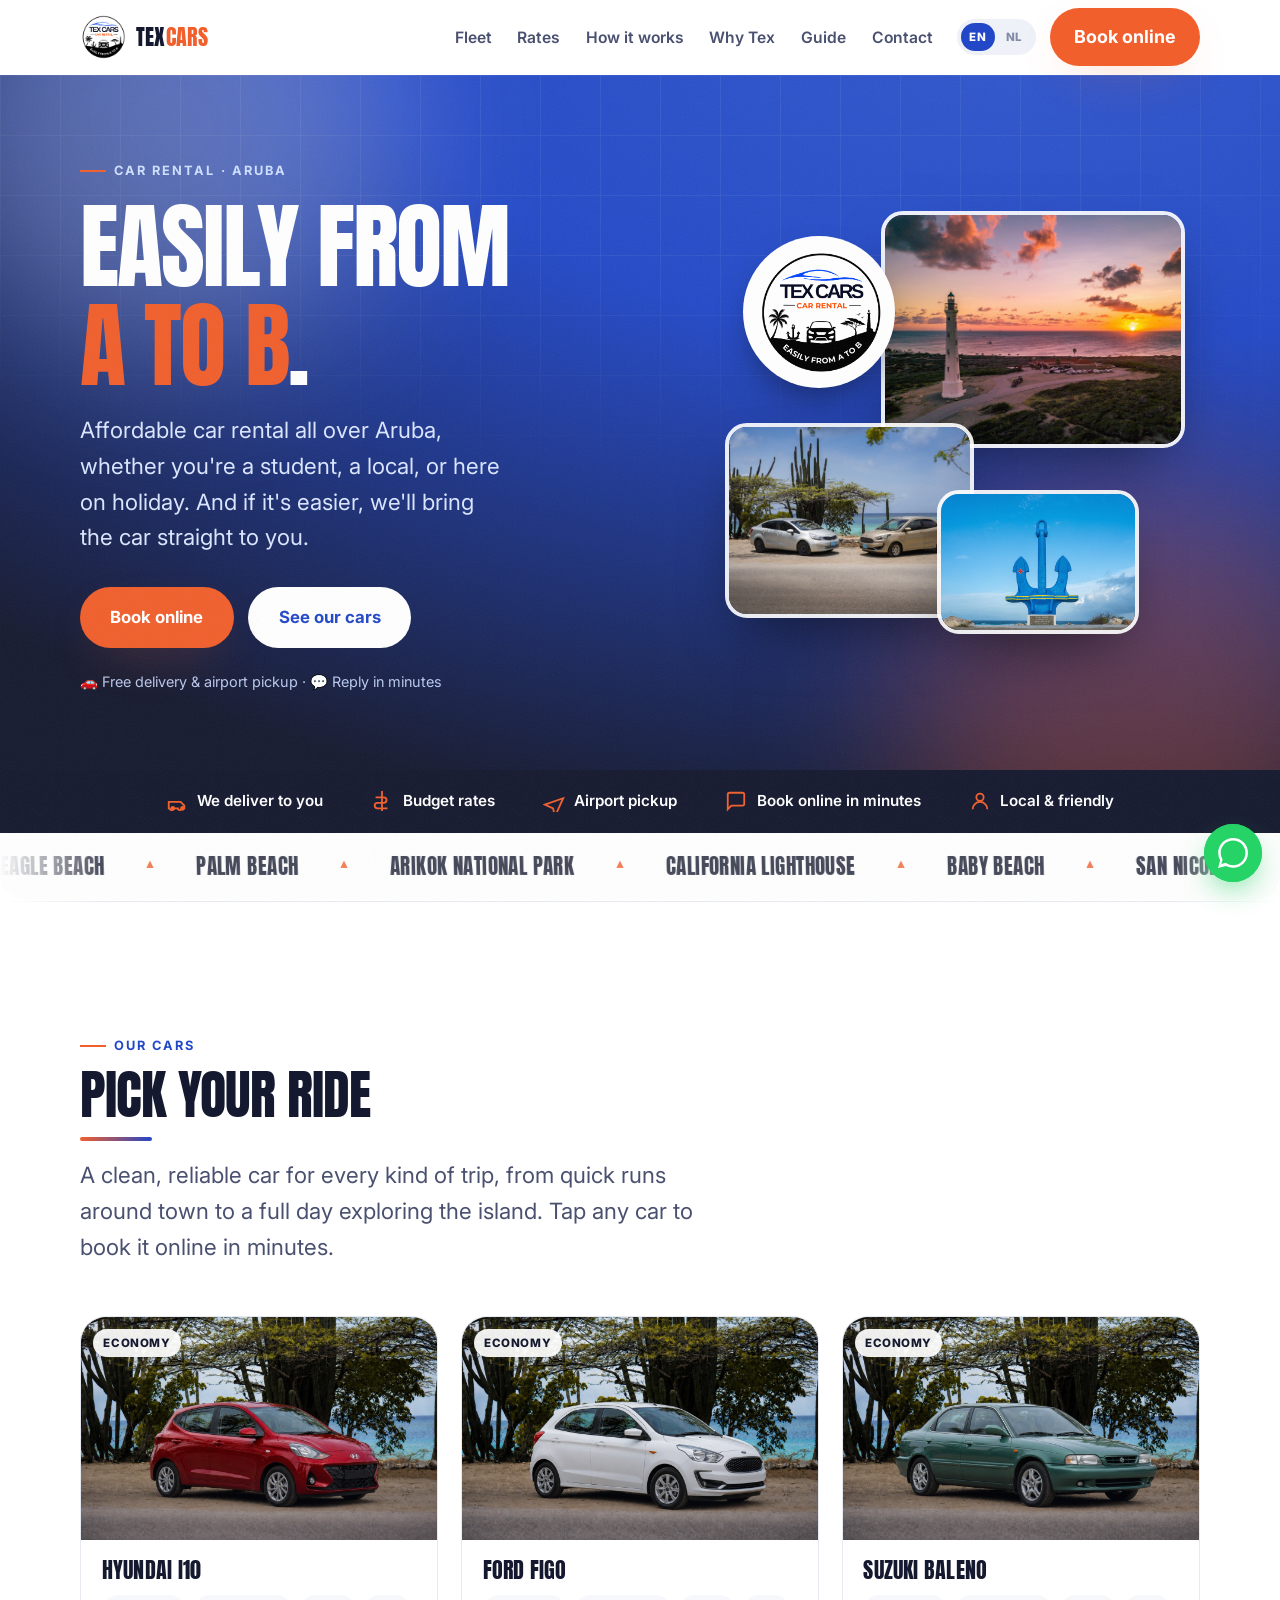
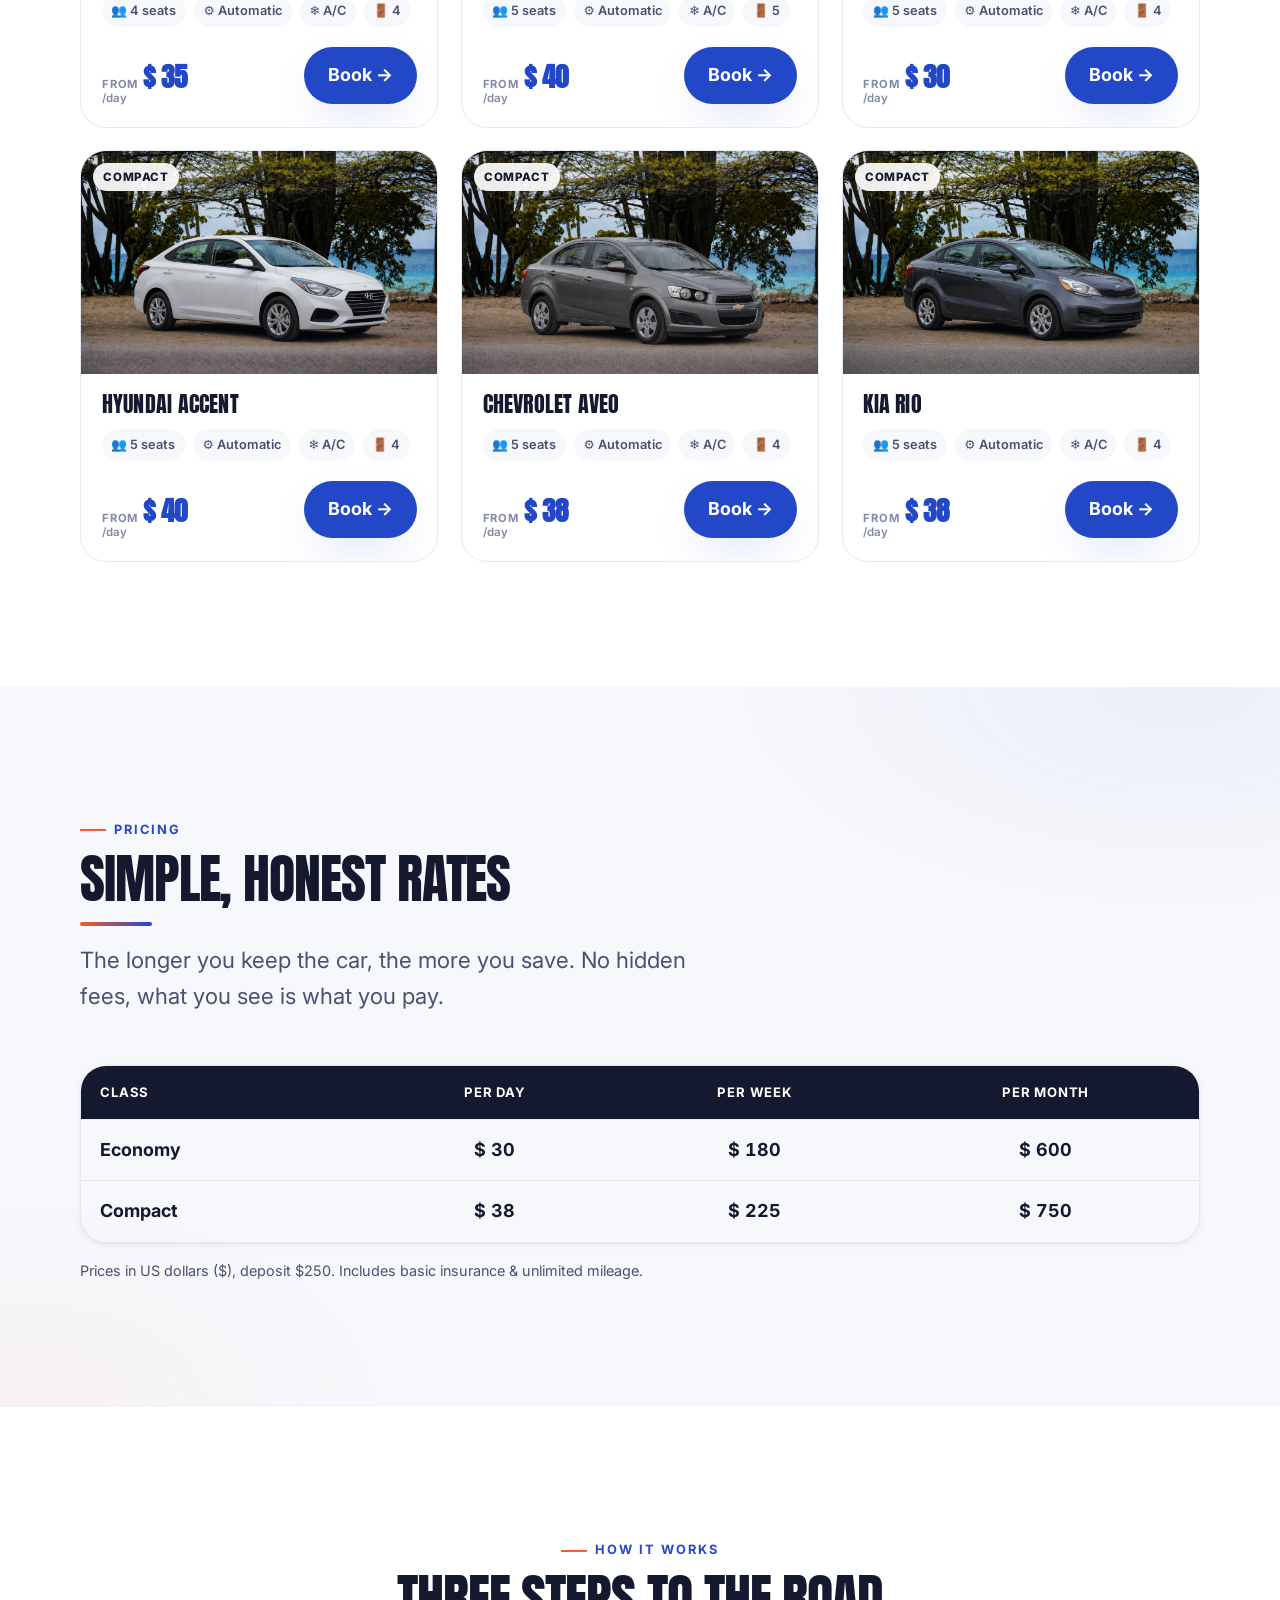
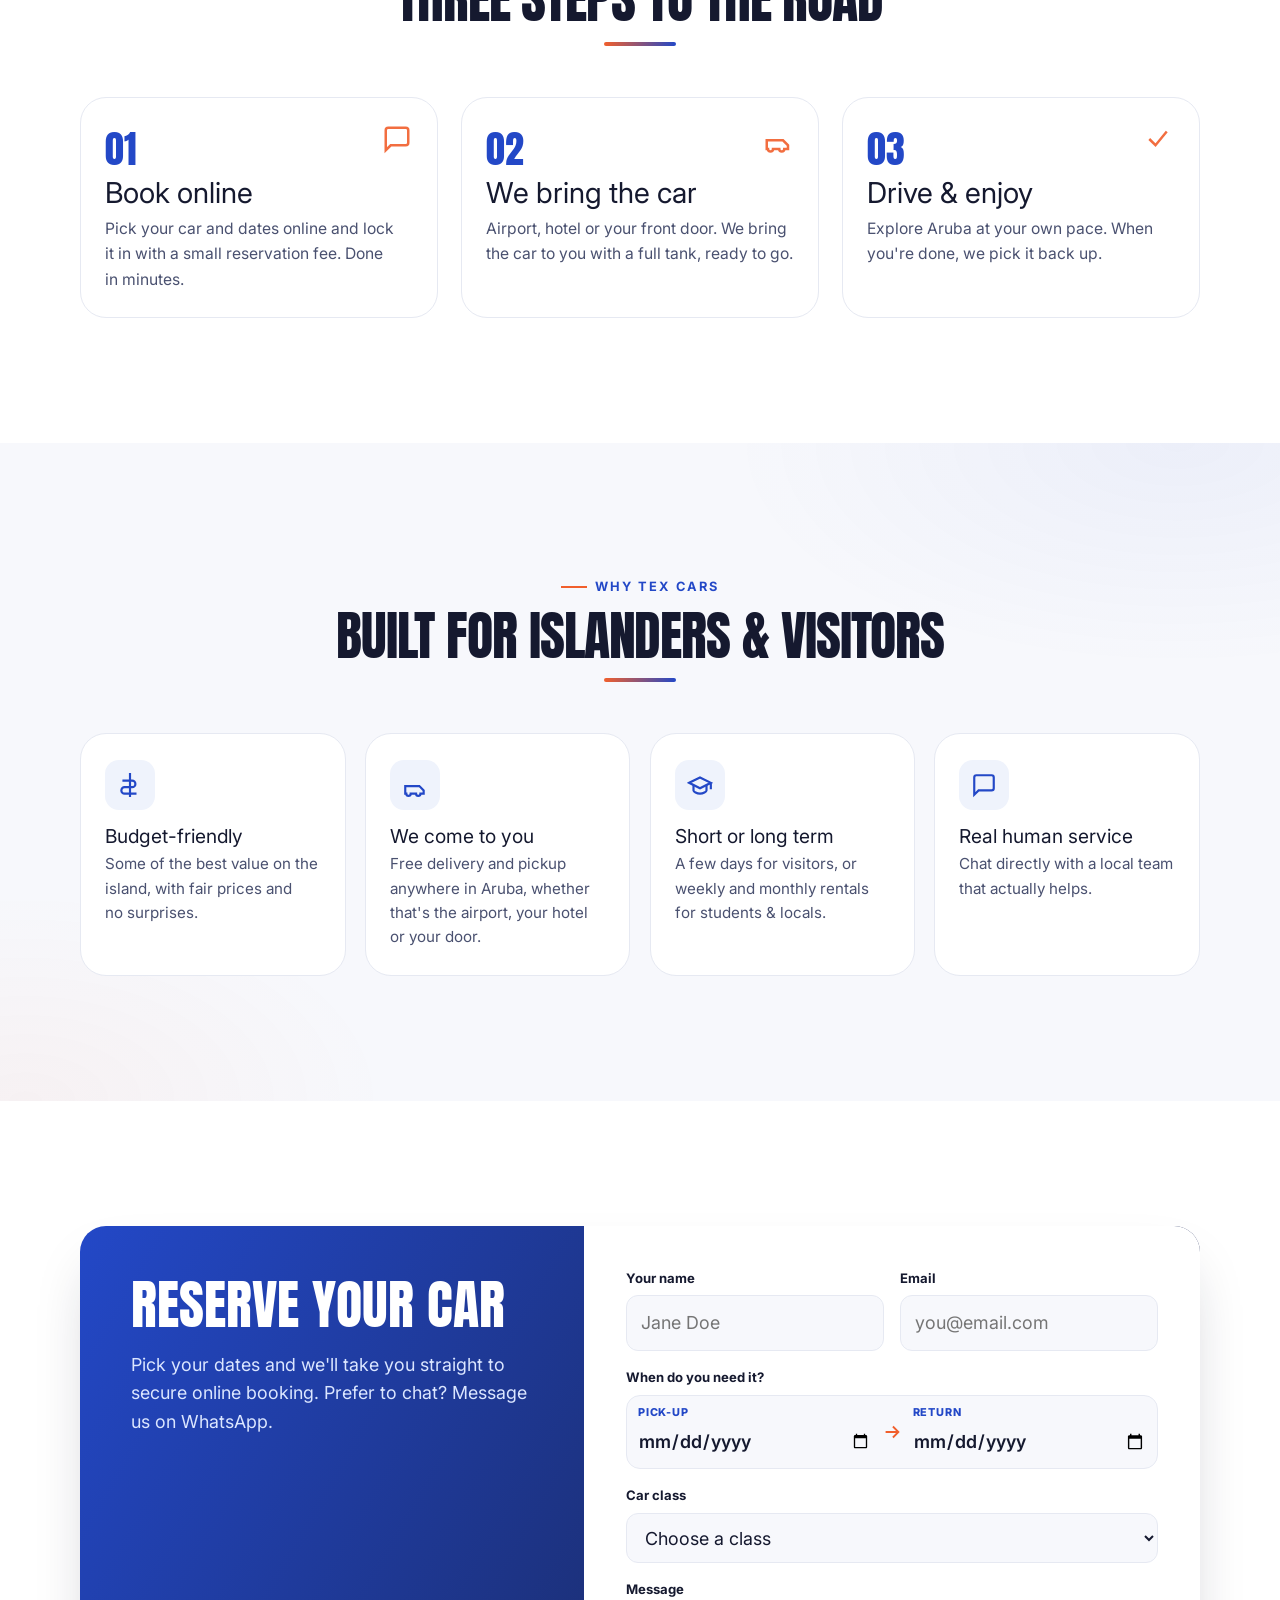
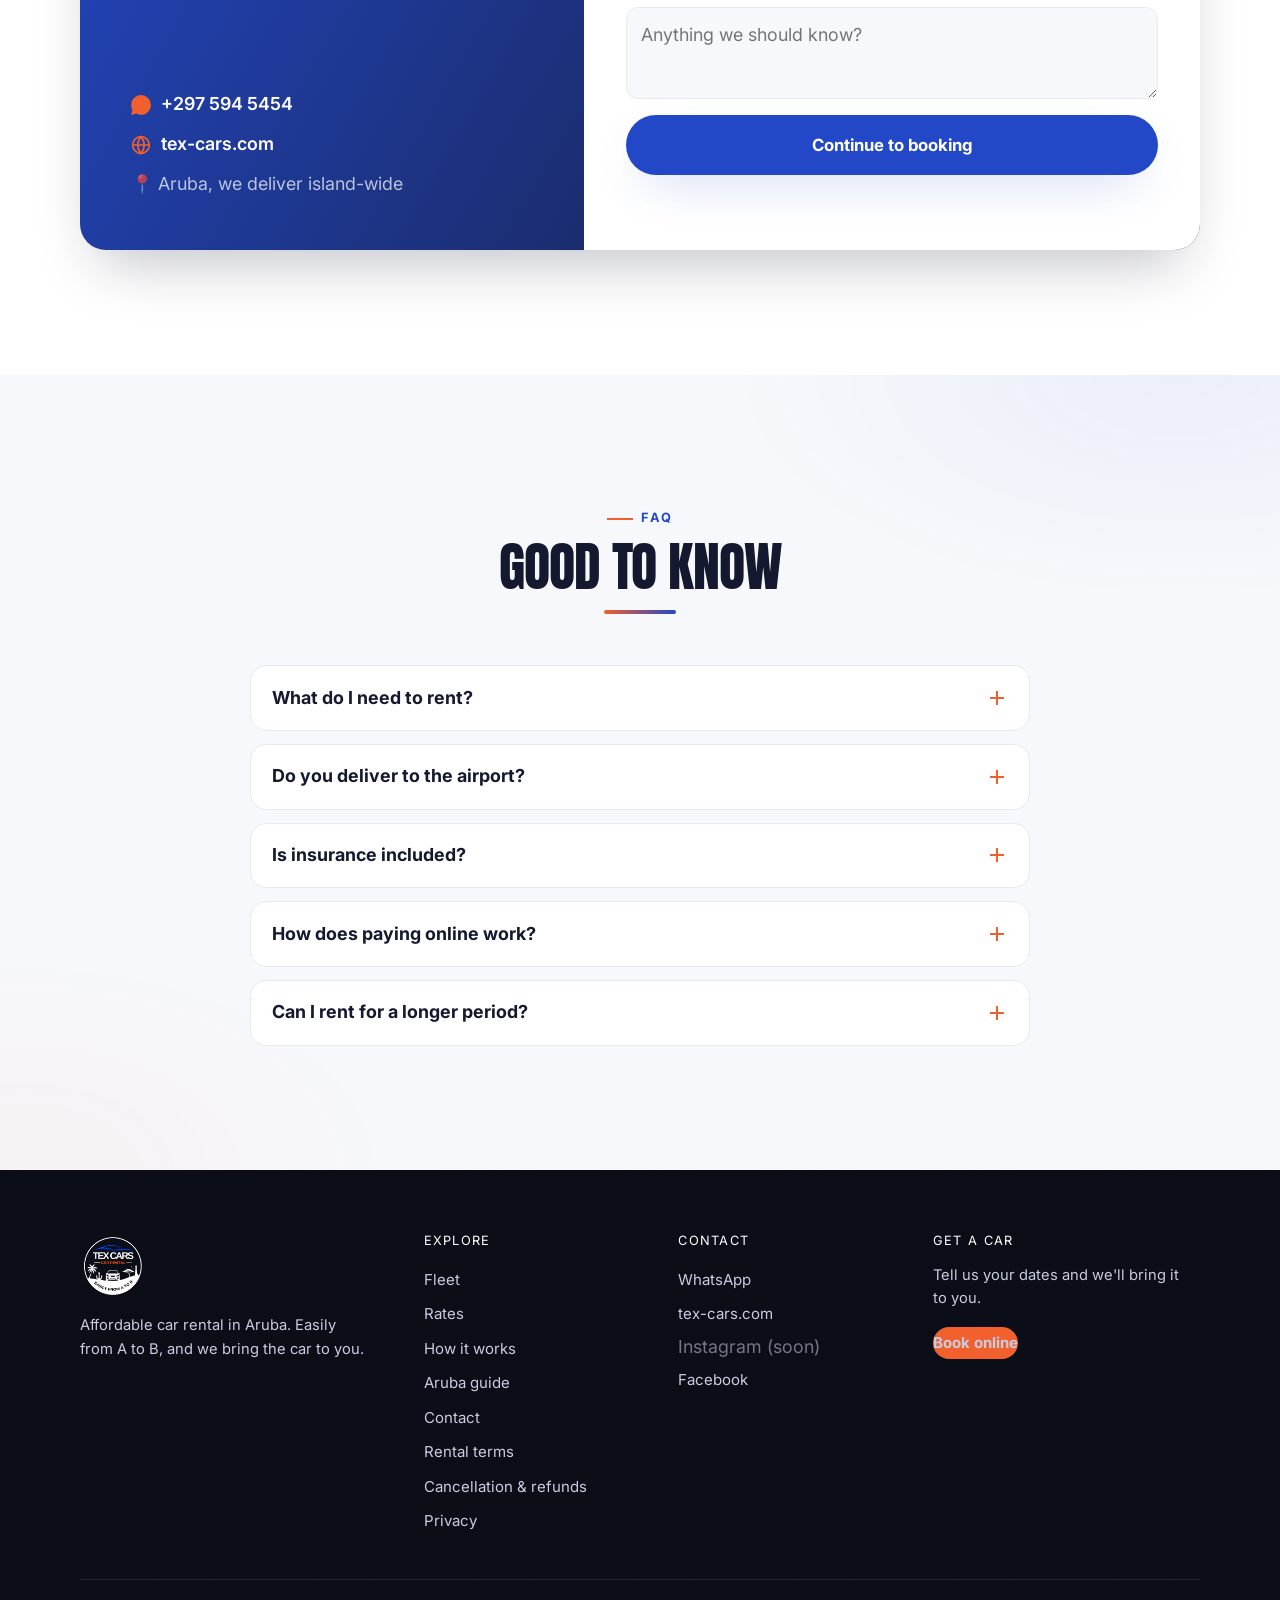
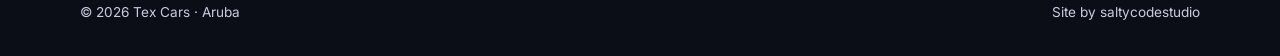
<file: index.html>
<!DOCTYPE html>
<html lang="en">
<head>
  <meta charset="UTF-8" />
  <meta name="viewport" content="width=device-width, initial-scale=1.0" />
  <title>Tex Cars | Budget Car Rental in Aruba</title>
  <meta name="description" content="Easily from A to B. Affordable car rental in Aruba for students, locals and visitors. We bring the car to you, and booking takes just a few minutes." />
  <meta name="theme-color" content="#2348C7" />

  <!-- Open Graph -->
  <meta property="og:title" content="Tex Cars | Budget Car Rental in Aruba" />
  <meta property="og:description" content="We bring the car to you. Affordable car rental all over Aruba. Booked in minutes." />
  <meta property="og:type" content="website" />
  <meta property="og:url" content="https://tex-cars.com/" />
  <meta property="og:image" content="assets/logo/LOGOCIRCLE_COLOUR.png" />

  <link rel="icon" type="image/png" href="assets/logo/favicon-white.png" />
  <link rel="apple-touch-icon" href="assets/logo/LOGOCIRCLE_WHITE.png" />

  <!-- Fonts: Anton (display, condensed bold, matches wordmark) + Inter (body) -->
  <link rel="preconnect" href="https://fonts.googleapis.com" />
  <link rel="preconnect" href="https://fonts.gstatic.com" crossorigin />
  <link href="https://fonts.googleapis.com/css2?family=Anton&family=Inter:wght@400;500;600;700;800&display=swap" rel="stylesheet" />

  <link rel="stylesheet" href="styles/reset.css" />
  <link rel="stylesheet" href="styles/tokens.css" />
  <link rel="stylesheet" href="styles/main.css" />
</head>
<body class="lang-en">

  <div class="progress" aria-hidden="true"><span></span></div>

  <!-- ============ HEADER ============ -->
  <header class="header">
    <div class="container">
      <nav class="nav" aria-label="Main">
        <a class="nav__logo" href="#top" aria-label="Tex Cars home">
          <img src="assets/logo/LOGOCIRCLE_COLOUR.png" alt="Tex Cars" />
          <span>TEX<b>CARS</b></span>
        </a>

        <ul class="nav__links">
          <li><a href="#fleet"   data-en="Fleet"   data-nl="Auto's"    data-es="Flota"   data-pap="Outonan">Fleet</a></li>
          <li><a href="#rates"   data-en="Rates"   data-nl="Tarieven"  data-es="Tarifas" data-pap="Preisnan">Rates</a></li>
          <li><a href="#how"     data-en="How it works" data-nl="Hoe het werkt" data-es="Cómo funciona" data-pap="Kon e ta funshoná">How it works</a></li>
          <li><a href="#why"     data-en="Why Tex" data-nl="Waarom Tex" data-es="Por qué Tex" data-pap="Pakiko Tex">Why Tex</a></li>
          <li><a href="blog/"    data-en="Guide" data-nl="Gids" data-es="Guía" data-pap="Guia">Guide</a></li>
          <li><a href="#contact" data-en="Contact" data-nl="Contact"   data-es="Contacto" data-pap="Kontakto">Contact</a></li>
        </ul>

        <div class="nav__actions">
          <div class="langs" role="group" aria-label="Language">
            <button class="lang-btn" data-set-lang="en">EN</button>
            <button class="lang-btn" data-set-lang="nl">NL</button>
            <!-- ES + PAP paused until native review (translations kept in the
                 data-es/data-pap attributes; restore the two buttons + the
                 SUPPORTED array in scripts/i18n.js to re-enable):
            <button class="lang-btn" data-set-lang="es">ES</button>
            <button class="lang-btn" data-set-lang="pap">PAP</button>
            -->
          </div>
          <a class="btn btn--wa" href="https://wa.me/2975945454" target="_blank" rel="noopener" data-booking-href="/book"
             data-en="Book now" data-nl="Boek nu" data-es="Reservar" data-pap="Reservá"
             data-book-en="Book online" data-book-nl="Boek online" data-book-es="Reservar online" data-book-pap="Reservá online">Book now</a>
        </div>

        <button class="nav__toggle" aria-label="Menu" aria-expanded="false">
          <span></span><span></span><span></span>
        </button>
      </nav>
    </div>
  </header>

  <main id="top">

    <!-- ============ HERO ============ -->
    <section class="hero">
      <span class="hero__glow hero__glow--w"></span>
      <span class="hero__glow hero__glow--o"></span>
      <div class="container">
        <div class="hero__inner">
          <div class="hero__copy">
            <span class="eyebrow hero__eyebrow"
              data-en="Car rental · Aruba"
              data-nl="Autoverhuur · Aruba"
              data-es="Alquiler de autos · Aruba"
              data-pap="Hür di outo · Aruba">Car rental · Aruba</span>

            <h1 data-en="Easily from <em>A&nbsp;to&nbsp;B</em>."
                data-nl="Makkelijk van <em>A&nbsp;naar&nbsp;B</em>."
                data-es="Fácil de <em>A&nbsp;a&nbsp;B</em>."
                data-pap="Fásil di <em>A&nbsp;pa&nbsp;B</em>.">Easily from <em>A&nbsp;to&nbsp;B</em>.</h1>

            <p class="hero__sub"
              data-en="Affordable car rental all over Aruba, whether you're a student, a local, or here on holiday. And if it's easier, we'll bring the car straight to you."
              data-nl="Voordelige autoverhuur op heel Aruba, of je nu student bent, hier woont of op vakantie bent. En als dat makkelijker is, brengen we de auto gewoon naar je toe."
              data-es="Alquiler de autos a buen precio en toda Aruba, seas estudiante, local o estés de vacaciones. Y si te resulta más cómodo, te llevamos el auto."
              data-pap="Hür di outo na bon preis na henter Aruba, sea bo ta studiante, lokal òf di vakashon. I si esei ta mas fásil, nos ta trese e outo serka bo.">
              Affordable car rental all over Aruba, whether you're a student, a local, or here on holiday. And if it's easier, we'll bring the car straight to you.</p>

            <div class="hero__cta">
              <a class="btn btn--wa btn--lg" href="https://wa.me/2975945454" target="_blank" rel="noopener" data-booking-href="/book"
                 data-en="Book on WhatsApp" data-nl="Boek via WhatsApp" data-es="Reservar por WhatsApp" data-pap="Reservá via WhatsApp"
                 data-book-en="Book online" data-book-nl="Boek online" data-book-es="Reservar online" data-book-pap="Reservá online">Book on WhatsApp</a>
              <a class="btn btn--light btn--lg" href="#fleet"
                 data-en="See our cars" data-nl="Bekijk de auto's" data-es="Ver los autos" data-pap="Wak e outonan">See our cars</a>
            </div>

            <p class="hero__note"
              data-en="🚗 Free delivery &amp; airport pickup · 💬 Reply in minutes"
              data-nl="🚗 Gratis levering &amp; ophalen op de luchthaven · 💬 Snel antwoord"
              data-es="🚗 Entrega gratis y recogida en el aeropuerto · 💬 Respuesta en minutos"
              data-pap="🚗 Entrega grátis &amp; buska na airport · 💬 Kontesta den minüt">🚗 Free delivery &amp; airport pickup · 💬 Reply in minutes</p>
          </div>

          <div class="hero__art">
            <div class="hero__collage">
              <img class="hero__img hero__img--1" src="assets/img/hero-lighthouse.jpg" alt="California Lighthouse on the Aruba coast at sunset" loading="eager" />
              <img class="hero__img hero__img--2" src="assets/img/hero-cars.jpg" alt="Tex Cars rental cars parked on the Aruba coast" loading="eager" />
              <img class="hero__img hero__img--3" src="assets/img/hero-anchor.jpg" alt="The blue anchor monument on the Aruba coast" loading="lazy" />
              <span class="hero__badge-chip">
                <img src="assets/logo/LOGOCIRCLE_COLOUR.png" alt="Tex Cars" />
              </span>
            </div>
          </div>
        </div>
      </div>
    </section>

    <!-- ============ TRUST STRIP ============ -->
    <section class="trust">
      <div class="container">
        <div class="trust__row">
          <div class="trust__item"><svg viewBox="0 0 24 24" fill="none" stroke="currentColor" stroke-width="2"><path d="M3 13h13l4 4v3h-3a2 2 0 01-4 0H8a2 2 0 01-4 0H3z"/><circle cx="7.5" cy="20" r="1.5" fill="currentColor"/><circle cx="18" cy="20" r="1.5" fill="currentColor"/></svg><span data-en="We deliver to you" data-nl="Wij leveren bij jou" data-es="Te lo entregamos" data-pap="Nos ta entregá serka bo">We deliver to you</span></div>
          <div class="trust__item"><svg viewBox="0 0 24 24" fill="none" stroke="currentColor" stroke-width="2"><path d="M12 1v22M5 8h9a3 3 0 010 6H7a3 3 0 000 6h11"/></svg><span data-en="Budget rates" data-nl="Voordelige tarieven" data-es="Precios económicos" data-pap="Preis barata">Budget rates</span></div>
          <div class="trust__item"><svg viewBox="0 0 24 24" fill="none" stroke="currentColor" stroke-width="2"><path d="M2 16l20-7-9 20-2-9-9-4z"/></svg><span data-en="Airport pickup" data-nl="Ophalen luchthaven" data-es="Recogida aeropuerto" data-pap="Buska na airport">Airport pickup</span></div>
          <div class="trust__item"><svg viewBox="0 0 24 24" fill="none" stroke="currentColor" stroke-width="2"><path d="M21 15a2 2 0 01-2 2H7l-4 4V5a2 2 0 012-2h14a2 2 0 012 2z"/></svg><span data-en="WhatsApp booking" data-nl="WhatsApp boeken" data-es="Reserva por WhatsApp" data-pap="Reservá via WhatsApp" data-book-en="Book online in minutes" data-book-nl="Boek online in minuten" data-book-es="Reserva online en minutos" data-book-pap="Reservá online den minüt">WhatsApp booking</span></div>
          <div class="trust__item"><svg viewBox="0 0 24 24" fill="none" stroke="currentColor" stroke-width="2"><path d="M20 21a8 8 0 10-16 0"/><circle cx="12" cy="8" r="4"/></svg><span data-en="Local &amp; friendly" data-nl="Lokaal &amp; vriendelijk" data-es="Local y amable" data-pap="Lokal &amp; amabel">Local &amp; friendly</span></div>
        </div>
      </div>
    </section>

    <!-- ============ DESTINATIONS MARQUEE ============ -->
    <div class="marquee" aria-hidden="true">
      <div class="marquee__skew">
      <div class="marquee__track">
        <span>Eagle Beach</span><span>Palm Beach</span><span>Arikok National Park</span><span>California Lighthouse</span><span>Baby Beach</span><span>San Nicolas</span><span>Oranjestad</span><span>Natural Pool</span>
        <span>Eagle Beach</span><span>Palm Beach</span><span>Arikok National Park</span><span>California Lighthouse</span><span>Baby Beach</span><span>San Nicolas</span><span>Oranjestad</span><span>Natural Pool</span>
      </div>
      </div>
    </div>

    <!-- ============ FLEET ============ -->
    <section class="section" id="fleet">
      <div class="container">
        <div class="section-head" data-reveal>
          <span class="eyebrow" data-en="Our cars" data-nl="Onze auto's" data-es="Nuestros autos" data-pap="Nos outonan">Our cars</span>
          <h2 class="title" data-en="Pick your ride" data-nl="Kies je auto" data-es="Elige tu auto" data-pap="Skohe bo outo">Pick your ride</h2>
          <p class="lead"
            data-en="A clean, reliable car for every kind of trip, from quick runs around town to a full day exploring the island. Tap any car to reserve it on WhatsApp."
            data-nl="Een nette, betrouwbare auto voor elke rit, van even snel de stad in tot een hele dag het eiland verkennen. Tik op een auto om hem via WhatsApp te reserveren."
            data-es="Un auto limpio y confiable para cada tipo de viaje, desde una vuelta rápida por la ciudad hasta un día entero explorando la isla. Toca cualquier auto para reservarlo por WhatsApp."
            data-pap="Un outo limpi i konfiabel pa tur tipo di biahe, for di un bùelta lihé den stat te un dia kompleto eksplorando e isla. Primi riba kualke outo pa reservá e via WhatsApp."
            data-book-en="A clean, reliable car for every kind of trip, from quick runs around town to a full day exploring the island. Tap any car to book it online in minutes."
            data-book-nl="Een nette, betrouwbare auto voor elke rit, van even snel de stad in tot een hele dag het eiland verkennen. Tik op een auto en boek 'm online in een paar minuten."
            data-book-es="Un auto limpio y confiable para cada tipo de viaje, desde una vuelta rápida por la ciudad hasta un día entero explorando la isla. Toca cualquier auto y resérvalo online en minutos."
            data-book-pap="Un outo limpi i konfiabel pa tur tipo di biahe, for di un bùelta lihé den stat te un dia kompleto eksplorando e isla. Primi riba kualke outo i reservá e online den un par di minüt.">
            A clean, reliable car for every kind of trip, from quick runs around town to a full day exploring the island. Tap any car to reserve it on WhatsApp.</p>
        </div>
        <div class="fleet__grid" id="fleet-grid"><!-- rendered by main.js --></div>
      </div>
    </section>

    <!-- ============ RATES ============ -->
    <section class="section section--tint" id="rates">
      <div class="container">
        <div class="section-head" data-reveal>
          <span class="eyebrow" data-en="Pricing" data-nl="Prijzen" data-es="Precios" data-pap="Preis">Pricing</span>
          <h2 class="title" data-en="Simple, honest rates" data-nl="Eerlijke tarieven" data-es="Tarifas claras" data-pap="Preis kla i hustu">Simple, honest rates</h2>
          <p class="lead"
            data-en="The longer you keep the car, the more you save. No hidden fees, what you see is what you pay."
            data-nl="Hoe langer je huurt, hoe meer je bespaart. Geen verborgen kosten."
            data-es="Cuanto más tiempo, más ahorras. Sin cargos ocultos."
            data-pap="Mas largu bo hür, mas bo ta spar. Sin kustu skondí.">The longer you keep the car, the more you save. No hidden fees, what you see is what you pay.</p>
        </div>
        <div class="rates__wrap" data-reveal>
          <table class="rates__table">
            <thead>
              <tr>
                <th data-en="Class" data-nl="Klasse" data-es="Clase" data-pap="Klase">Class</th>
                <th data-en="Per day" data-nl="Per dag" data-es="Por día" data-pap="Pa dia">Per day</th>
                <th data-en="Per week" data-nl="Per week" data-es="Por semana" data-pap="Pa siman">Per week</th>
                <th data-en="Per month" data-nl="Per maand" data-es="Por mes" data-pap="Pa luna">Per month</th>
              </tr>
            </thead>
            <tbody id="rates-body"><!-- rendered by main.js --></tbody>
          </table>
        </div>
        <p class="rates__note"
          data-en="Prices in US dollars ($), deposit $250. Includes basic insurance &amp; unlimited mileage."
          data-nl="Prijzen in US dollar ($), borg $250. Inclusief basisverzekering &amp; onbeperkte kilometers."
          data-es="Precios en dólares (US$), depósito $250. Incluye seguro básico y kilometraje ilimitado."
          data-pap="Preis na dòler merikano ($), depósito $250. Ta inkluí seguro básiko i kilometrahe ilimitá.">
          Prices in US dollars ($), deposit $250. Includes basic insurance &amp; unlimited mileage.</p>
      </div>
    </section>

    <!-- ============ HOW IT WORKS ============ -->
    <section class="section" id="how">
      <div class="container">
        <div class="section-head center" data-reveal>
          <span class="eyebrow" data-en="How it works" data-nl="Hoe het werkt" data-es="Cómo funciona" data-pap="Kon e ta funshoná">How it works</span>
          <h2 class="title" data-en="Three steps to the road" data-nl="In drie stappen op weg" data-es="Tres pasos al volante" data-pap="Tres paso pa e kaminda">Three steps to the road</h2>
        </div>
        <div class="steps">
          <div class="step" data-reveal>
            <div class="step__n"></div>
            <svg class="step__ico" viewBox="0 0 24 24" fill="none" stroke="currentColor" stroke-width="2"><path d="M21 15a2 2 0 01-2 2H7l-4 4V5a2 2 0 012-2h14a2 2 0 012 2z"/></svg>
            <h3 data-en="Message us" data-nl="Stuur een bericht" data-es="Escríbenos" data-pap="Mandá nos mensahe"
                data-book-en="Book online" data-book-nl="Boek online" data-book-es="Reserva online" data-book-pap="Reservá online">Message us</h3>
            <p data-en="Send us your dates and the car you want on WhatsApp. We reply fast." data-nl="Stuur je data en gewenste auto via WhatsApp. We reageren snel." data-es="Envíanos tus fechas y el auto por WhatsApp. Respondemos rápido." data-pap="Mandá bo fechanan i e outo via WhatsApp. Nos ta kontestá lihé."
               data-book-en="Pick your car and dates online and lock it in with a small reservation fee. Done in minutes." data-book-nl="Kies online je auto en data en leg 'm vast met een kleine reserveringsfee. In een paar minuten geregeld." data-book-es="Elige tu auto y tus fechas online y asegúralo con una pequeña tarifa de reserva. Listo en minutos." data-book-pap="Skohe bo outo i bo fechanan online i sigurá e ku un tarifa chikí di reservashon. Kla den un par di minüt.">Send us your dates and the car you want on WhatsApp. We reply fast.</p>
          </div>
          <div class="step" data-reveal>
            <div class="step__n"></div>
            <svg class="step__ico" viewBox="0 0 24 24" fill="none" stroke="currentColor" stroke-width="2"><path d="M3 13h13l4 4v3h-3a2 2 0 01-4 0H8a2 2 0 01-4 0H3z"/></svg>
            <h3 data-en="We bring the car" data-nl="Wij brengen de auto" data-es="Llevamos el auto" data-pap="Nos ta trese e outo">We bring the car</h3>
            <p data-en="Airport, hotel or your front door. We bring the car to you with a full tank, ready to go." data-nl="Luchthaven, hotel of je voordeur. We brengen de auto bij je met een volle tank, klaar voor vertrek." data-es="Aeropuerto, hotel o tu puerta. Te llevamos el auto con el tanque lleno, listo para salir." data-pap="Airport, hotel òf bo porta. Nos ta trese e outo serka bo ku tanki yen, kla pa bai.">Airport, hotel or your front door. We bring the car to you with a full tank, ready to go.</p>
          </div>
          <div class="step" data-reveal>
            <div class="step__n"></div>
            <svg class="step__ico" viewBox="0 0 24 24" fill="none" stroke="currentColor" stroke-width="2"><path d="M5 12l5 5 9-11"/></svg>
            <h3 data-en="Drive &amp; enjoy" data-nl="Rijden &amp; genieten" data-es="Conduce y disfruta" data-pap="Kòre &amp; gosa">Drive &amp; enjoy</h3>
            <p data-en="Explore Aruba at your own pace. When you're done, we pick it back up." data-nl="Ontdek Aruba in je eigen tempo. Klaar? Wij halen de auto weer op." data-es="Explora Aruba a tu ritmo. Al terminar, lo recogemos." data-pap="Eksplorá Aruba na bo mes tempo. Ora bo kaba, nos ta bin buska e.">Explore Aruba at your own pace. When you're done, we pick it back up.</p>
          </div>
        </div>
      </div>
    </section>

    <!-- ============ WHY TEX ============ -->
    <section class="section section--tint" id="why">
      <div class="container">
        <div class="section-head center" data-reveal>
          <span class="eyebrow" data-en="Why Tex Cars" data-nl="Waarom Tex Cars" data-es="Por qué Tex Cars" data-pap="Pakiko Tex Cars">Why Tex Cars</span>
          <h2 class="title" data-en="Built for islanders &amp; visitors" data-nl="Voor locals &amp; bezoekers" data-es="Para locales y visitantes" data-pap="Pa lokal &amp; bishitante">Built for islanders &amp; visitors</h2>
        </div>
        <div class="why__grid">
          <div class="why__card" data-reveal>
            <div class="why__ico"><svg viewBox="0 0 24 24" fill="none" stroke="currentColor" stroke-width="2"><path d="M12 1v22M5 8h9a3 3 0 010 6H7a3 3 0 000 6h11"/></svg></div>
            <h3 data-en="Budget-friendly" data-nl="Voordelig" data-es="Económico" data-pap="Barata">Budget-friendly</h3>
            <p data-en="Some of the best value on the island, with fair prices and no surprises." data-nl="Een van de beste prijzen van het eiland, eerlijk en zonder verrassingen." data-es="De los mejores precios de la isla, justos y sin sorpresas." data-pap="Entre e mihó preisnan riba e isla, hustu i sin sorpresa.">Some of the best value on the island, with fair prices and no surprises.</p>
          </div>
          <div class="why__card" data-reveal>
            <div class="why__ico"><svg viewBox="0 0 24 24" fill="none" stroke="currentColor" stroke-width="2"><path d="M3 13h13l4 4v3h-3a2 2 0 01-4 0H8a2 2 0 01-4 0H3z"/></svg></div>
            <h3 data-en="We come to you" data-nl="Wij komen naar jou" data-es="Vamos a ti" data-pap="Nos ta bin serka bo">We come to you</h3>
            <p data-en="Free delivery and pickup anywhere in Aruba, whether that's the airport, your hotel or your door." data-nl="Gratis bezorgen en ophalen op heel Aruba, of dat nu de luchthaven, je hotel of je deur is." data-es="Entrega y recogida gratis en toda Aruba, ya sea el aeropuerto, tu hotel o tu puerta." data-pap="Entrega i buska grátis na henter Aruba, sea esei ta airport, bo hotel òf bo porta.">Free delivery and pickup anywhere in Aruba, whether that's the airport, your hotel or your door.</p>
          </div>
          <div class="why__card" data-reveal>
            <div class="why__ico"><svg viewBox="0 0 24 24" fill="none" stroke="currentColor" stroke-width="2"><path d="M22 10v6M2 10l10-5 10 5-10 5z"/><path d="M6 12v5c0 1 3 3 6 3s6-2 6-3v-5"/></svg></div>
            <h3 data-en="Short or long term" data-nl="Kort of lang" data-es="Corto o largo plazo" data-pap="Kòrtiku òf largu">Short or long term</h3>
            <p data-en="A few days for visitors, or weekly and monthly rentals for students &amp; locals." data-nl="Een paar dagen voor bezoekers, of huren per week of maand voor studenten &amp; locals." data-es="Unos días para visitantes, o alquiler por semana o mes para estudiantes y locales." data-pap="Un par di dia pa bishitante, òf hür pa siman i luna pa studiante &amp; lokal.">A few days for visitors, or weekly and monthly rentals for students &amp; locals.</p>
          </div>
          <div class="why__card" data-reveal>
            <div class="why__ico"><svg viewBox="0 0 24 24" fill="none" stroke="currentColor" stroke-width="2"><path d="M21 15a2 2 0 01-2 2H7l-4 4V5a2 2 0 012-2h14a2 2 0 012 2z"/></svg></div>
            <h3 data-en="Real human service" data-nl="Echte service" data-es="Atención real" data-pap="Servisio real">Real human service</h3>
            <p data-en="Chat directly with a local team that actually helps." data-nl="Chat direct met een lokaal team dat echt helpt." data-es="Habla directo con un equipo local que ayuda." data-pap="Papia direkt ku un tim lokal ku ta yuda di bèrdè.">Chat directly with a local team that actually helps.</p>
          </div>
        </div>
      </div>
    </section>

    <!-- ============ INQUIRY / CONTACT ============ -->
    <section class="section" id="contact">
      <div class="container">
        <div class="inquiry" data-reveal>
          <div class="inquiry__aside">
            <h2 data-en="Reserve your car" data-nl="Reserveer je auto" data-es="Reserva tu auto" data-pap="Reservá bo outo">Reserve your car</h2>
            <p data-en="Send a request and we'll confirm availability and delivery on WhatsApp. Prefer to chat? Message us directly." data-nl="Stuur een aanvraag; we bevestigen beschikbaarheid en levering via WhatsApp. Liever chatten? Stuur direct een bericht." data-es="Envía una solicitud y confirmamos disponibilidad y entrega por WhatsApp. ¿Prefieres chatear? Escríbenos." data-pap="Mandá un petishon i nos ta konfirmá disponibilidat i entrega via WhatsApp. Bo ke chat? Mandá nos mensahe direkt."
               data-book-en="Pick your dates and we'll take you straight to secure online booking. Prefer to chat? Message us on WhatsApp." data-book-nl="Kies je data en we brengen je direct naar de veilige online boeking. Liever chatten? Stuur ons een bericht via WhatsApp." data-book-es="Elige tus fechas y te llevamos directo a la reserva segura online. ¿Prefieres chatear? Escríbenos por WhatsApp." data-book-pap="Skohe bo fechanan i nos ta hiba bo direkt na e reservashon online sigur. Bo ke chat? Mandá nos un mensahe via WhatsApp.">Send a request and we'll confirm availability and delivery on WhatsApp.</p>
            <div class="inquiry__contact">
              <a href="https://wa.me/2975945454" target="_blank" rel="noopener"><svg viewBox="0 0 24 24" fill="currentColor"><path d="M.057 24l1.687-6.163a11.867 11.867 0 01-1.587-5.946C.16 5.335 5.495 0 12.05 0a11.817 11.817 0 018.413 3.488 11.824 11.824 0 013.48 8.414c-.003 6.557-5.338 11.892-11.893 11.892a11.9 11.9 0 01-5.688-1.448L.057 24z"/></svg> +297 594 5454</a>
              <a href="https://tex-cars.com" target="_blank" rel="noopener"><svg viewBox="0 0 24 24" fill="none" stroke="currentColor" stroke-width="2"><circle cx="12" cy="12" r="10"/><path d="M2 12h20M12 2a15 15 0 010 20 15 15 0 010-20"/></svg> tex-cars.com</a>
              <span class="inquiry__loc" data-en="📍 Aruba, we deliver island-wide" data-nl="📍 Aruba, we bezorgen op heel het eiland" data-es="📍 Aruba, entrega en toda la isla" data-pap="📍 Aruba, nos ta entregá na henter e isla">📍 Aruba, we deliver island-wide</span>
            </div>
          </div>

          <form class="inquiry__form" id="inquiry-form" novalidate>
            <div class="field--row">
              <div class="field">
                <label for="f-name" data-en="Your name" data-nl="Je naam" data-es="Tu nombre" data-pap="Bo nòmber">Your name</label>
                <input id="f-name" name="name" type="text" required data-en-placeholder="Jane Doe" data-nl-placeholder="Jan Jansen" data-es-placeholder="Juan Pérez" data-pap-placeholder="Bo nòmber" placeholder="Jane Doe" />
              </div>
              <div class="field">
                <label for="f-email" data-en="Email" data-nl="E-mail" data-es="Correo" data-pap="Email">Email</label>
                <input id="f-email" name="email" type="email" required placeholder="you@email.com" data-en-placeholder="you@email.com" data-nl-placeholder="jij@email.com" data-es-placeholder="tu@email.com" data-pap-placeholder="bo@email.com" />
              </div>
            </div>

            <div class="field">
              <label data-en="When do you need it?" data-nl="Wanneer heb je 'm nodig?" data-es="¿Cuándo lo necesitas?" data-pap="Ki dia bo tin mester di dje?">When do you need it?</label>
              <div class="daterange">
                <div class="daterange__cell">
                  <span class="daterange__tag" data-en="Pick-up" data-nl="Ophalen" data-es="Recogida" data-pap="Buska">Pick-up</span>
                  <input id="f-pickup" name="pickup" type="date" required />
                </div>
                <svg class="daterange__arrow" viewBox="0 0 24 24" fill="none" stroke="currentColor" stroke-width="2"><path d="M5 12h14M13 6l6 6-6 6"/></svg>
                <div class="daterange__cell">
                  <span class="daterange__tag" data-en="Return" data-nl="Inleveren" data-es="Devolución" data-pap="Debolbé">Return</span>
                  <input id="f-return" name="return" type="date" required />
                </div>
              </div>
              <p class="daterange__count" id="daycount" hidden></p>
            </div>

            <div class="field">
              <label for="f-car" data-en="Car class" data-nl="Autoklasse" data-es="Clase de auto" data-pap="Klase di outo">Car class</label>
              <select id="f-car" name="car">
                <option value="" data-en="Choose a class" data-nl="Kies een klasse" data-es="Elige una clase" data-pap="Skohe un klase">Choose a class</option>
                <!-- class options rendered from the fleet data by main.js -->
              </select>
            </div>
            <div class="field">
              <label for="f-msg" data-en="Message" data-nl="Bericht" data-es="Mensaje" data-pap="Mensahe">Message</label>
              <textarea id="f-msg" name="message" data-en-placeholder="Anything we should know?" data-nl-placeholder="Iets dat we moeten weten?" data-es-placeholder="¿Algo que debamos saber?" data-pap-placeholder="Tin algu nos mester sa?" placeholder="Anything we should know?"></textarea>
            </div>
            <button type="submit" class="btn btn--primary btn--block btn--lg"
              data-en="Send request" data-nl="Verstuur aanvraag" data-es="Enviar solicitud" data-pap="Mandá petishon"
              data-book-en="Continue to booking" data-book-nl="Verder naar boeken" data-book-es="Continuar a la reserva" data-book-pap="Sigui pa reservashon">Send request</button>
            <p class="form__msg" role="status" aria-live="polite"></p>
          </form>
        </div>
      </div>
    </section>

    <!-- ============ FAQ ============ -->
    <section class="section section--tint">
      <div class="container">
        <div class="section-head center" data-reveal>
          <span class="eyebrow" data-en="FAQ" data-nl="Veelgestelde vragen" data-es="Preguntas" data-pap="Preguntanan">FAQ</span>
          <h2 class="title" data-en="Good to know" data-nl="Goed om te weten" data-es="Bueno saber" data-pap="Bon pa sa">Good to know</h2>
        </div>
        <div class="faq">
          <div class="faq__item" data-reveal>
            <button class="faq__q" aria-expanded="false"><span data-en="What do I need to rent?" data-nl="Wat heb ik nodig om te huren?" data-es="¿Qué necesito para alquilar?" data-pap="Kiko mi mester pa hür?">What do I need to rent?</span><span class="plus"></span></button>
            <div class="faq__a"><p data-en="A valid driver's license and a form of ID. Drivers need to be 21 or older, and the $250 deposit comes back to you when you return the car." data-nl="Een geldig rijbewijs en een identiteitsbewijs. Je bent minimaal 21 jaar, en de borg van $250 krijg je terug als je de auto inlevert." data-es="Licencia de conducir válida e identificación. Los conductores deben tener 21 años o más, y el depósito de $250 se devuelve al entregar el auto." data-pap="Un karnet di chofer válido i un identifikashon. Chofer mester tin 21 aña òf mas, i e depósito di $250 ta bini bèk ora bo entregá e outo."
               data-book-en="A valid driver's license and a form of ID. When you book online we ask for your license details upfront, so pickup stays quick and easy." data-book-nl="Een geldig rijbewijs en een identiteitsbewijs. Boek je online, dan vragen we je rijbewijsgegevens vooraf, zo gaat het ophalen extra snel." data-book-es="Una licencia de conducir válida y una identificación. Al reservar online te pedimos los datos de tu licencia por adelantado, así la entrega es más rápida." data-book-pap="Un karnet di chofer válido i un identifikashon. Ora bo reservá online, nos ta pidi e datonan di bo karnet promé, asina entrega ta bai mas lihé.">A valid driver's license and a form of ID. Drivers need to be 21 or older, and the $250 deposit comes back to you when you return the car.</p></div>
          </div>
          <div class="faq__item" data-reveal>
            <button class="faq__q" aria-expanded="false"><span data-en="Do you deliver to the airport?" data-nl="Leveren jullie op de luchthaven?" data-es="¿Entregan en el aeropuerto?" data-pap="Boso ta entregá na airport?">Do you deliver to the airport?</span><span class="plus"></span></button>
            <div class="faq__a"><p data-en="Yes. We deliver and collect anywhere in Aruba, including the airport and your hotel or home." data-nl="Ja. We bezorgen en halen op heel Aruba, inclusief de luchthaven en je hotel of huis." data-es="Sí. Entregamos y recogemos en toda Aruba, incluido el aeropuerto y tu hotel o casa." data-pap="Sí. Nos ta entregá i buska na henter Aruba, inkluso airport i bo hotel òf kas.">Yes. We deliver and collect anywhere in Aruba, including the airport and your hotel or home.</p></div>
          </div>
          <div class="faq__item" data-reveal>
            <button class="faq__q" aria-expanded="false"><span data-en="Is insurance included?" data-nl="Is verzekering inbegrepen?" data-es="¿Incluye seguro?" data-pap="Seguro ta inkluí?">Is insurance included?</span><span class="plus"></span></button>
            <div class="faq__a"><p data-en="Yes, basic insurance comes with every car. Want extra coverage? Ask us on WhatsApp and we'll walk you through the options." data-nl="Ja, basisverzekering zit bij elke auto inbegrepen. Wil je extra dekking? Vraag het ons via WhatsApp en we leggen de opties uit." data-es="Sí, el seguro básico viene con cada auto. ¿Quieres cobertura extra? Pregúntanos por WhatsApp y te explicamos las opciones." data-pap="Sí, seguro básiko ta inkluí ku kada outo. Bo ke kobertura ekstra? Puntra nos via WhatsApp i nos ta splika bo e opshonnan.">Yes, basic insurance comes with every car. Want extra coverage? Ask us on WhatsApp and we'll walk you through the options.</p></div>
          </div>
          <div class="faq__item" data-reveal data-booking-only hidden>
            <button class="faq__q" aria-expanded="false"><span data-en="How does paying online work?" data-nl="Hoe werkt online betalen?" data-es="¿Cómo funciona el pago online?" data-pap="Kon pago online ta funshoná?">How does paying online work?</span><span class="plus"></span></button>
            <div class="faq__a"><p data-en="You lock your booking with a small reservation fee, or pay the full deposit online if you prefer. Want to pay the deposit in cash at pickup? That works too; the reservation fee still holds your car." data-nl="Je legt je boeking vast met een kleine reserveringsfee, of je betaalt de volledige borg direct online. Liever de borg cash bij het ophalen? Dat kan ook; de reserveringsfee houdt je auto dan vast." data-es="Aseguras tu reserva con una pequeña tarifa de reserva, o pagas el depósito completo online si lo prefieres. ¿Quieres pagar el depósito en efectivo al recibir el auto? También se puede; la tarifa de reserva mantiene tu auto apartado." data-pap="Bo ta sigurá bo reservashon ku un tarifa chikí di reservashon, òf bo ta paga e depósito kompleto online si bo ke. Bo ke paga e depósito kèsh ora bo haña e outo? Esei tambe por; e tarifa di reservashon ta tene bo outo pa bo.">You lock your booking with a small reservation fee, or pay the full deposit online if you prefer. Want to pay the deposit in cash at pickup? That works too; the reservation fee still holds your car.</p></div>
          </div>
          <div class="faq__item" data-reveal>
            <button class="faq__q" aria-expanded="false"><span data-en="Can I rent for a longer period?" data-nl="Kan ik voor langere tijd huren?" data-es="¿Puedo alquilar por más tiempo?" data-pap="Mi por hür pa mas tempu?">Can I rent for a longer period?</span><span class="plus"></span></button>
            <div class="faq__a"><p data-en="Yes. We have weekly and monthly rates for students and locals. Just ask us for the current prices." data-nl="Ja. We hebben week- en maandtarieven voor studenten en locals. Vraag ons gerust naar de actuele prijzen." data-es="Sí. Tenemos tarifas semanales y mensuales para estudiantes y locales. Pregúntanos por los precios actuales." data-pap="Sí. Nos tin tarifa pa siman i pa luna pa studiante i lokal. Puntra nos pa e preisnan aktual.">Yes. We have weekly and monthly rates for students and locals. Just ask us for the current prices.</p></div>
          </div>
        </div>
      </div>
    </section>

  </main>

  <!-- ============ FOOTER ============ -->
  <footer class="footer">
    <div class="container">
      <div class="footer__grid">
        <div class="footer__brand">
          <img src="assets/logo/LOGOCIRCLE_WHITE.png" alt="Tex Cars" />
          <p data-en="Affordable car rental in Aruba. Easily from A to B, and we bring the car to you." data-nl="Voordelige autoverhuur op Aruba. Makkelijk van A naar B, en wij brengen de auto naar je toe." data-es="Alquiler de autos a buen precio en Aruba. Fácil de A a B, y te llevamos el auto." data-pap="Hür di outo na bon preis na Aruba. Fásil di A pa B, i nos ta trese e outo serka bo.">Affordable car rental in Aruba. Easily from A to B, and we bring the car to you.</p>
        </div>
        <div class="footer__col">
          <h4 data-en="Explore" data-nl="Ontdek" data-es="Explorar" data-pap="Eksplorá">Explore</h4>
          <ul>
            <li><a href="#fleet" data-en="Fleet" data-nl="Auto's" data-es="Flota" data-pap="Outonan">Fleet</a></li>
            <li><a href="#rates" data-en="Rates" data-nl="Tarieven" data-es="Tarifas" data-pap="Preisnan">Rates</a></li>
            <li><a href="#how" data-en="How it works" data-nl="Hoe het werkt" data-es="Cómo funciona" data-pap="Kon e ta funshoná">How it works</a></li>
            <li><a href="blog/" data-en="Aruba guide" data-nl="Aruba-gids" data-es="Guía de Aruba" data-pap="Guia di Aruba">Aruba guide</a></li>
            <li><a href="#contact" data-en="Contact" data-nl="Contact" data-es="Contacto" data-pap="Kontakto">Contact</a></li>
            <li data-booking-only hidden><a href="#" data-booking-href="/policies/rental-terms" data-en="Rental terms" data-nl="Huurvoorwaarden" data-es="Términos de alquiler" data-pap="Kondishonnan di hür">Rental terms</a></li>
            <li data-booking-only hidden><a href="#" data-booking-href="/policies/cancellation" data-en="Cancellation &amp; refunds" data-nl="Annulering &amp; terugbetaling" data-es="Cancelación y reembolsos" data-pap="Kanselashon &amp; devolushon">Cancellation &amp; refunds</a></li>
            <li data-booking-only hidden><a href="#" data-booking-href="/policies/privacy" data-en="Privacy" data-nl="Privacy" data-es="Privacidad" data-pap="Privasidat">Privacy</a></li>
          </ul>
        </div>
        <div class="footer__col">
          <h4 data-en="Contact" data-nl="Contact" data-es="Contacto" data-pap="Kontakto">Contact</h4>
          <ul>
            <li><a href="https://wa.me/2975945454" target="_blank" rel="noopener">WhatsApp</a></li>
            <li><a href="https://tex-cars.com" target="_blank" rel="noopener">tex-cars.com</a></li>
            <li><span class="footer__soon" data-en="Instagram (soon)" data-nl="Instagram (binnenkort)" data-es="Instagram (pronto)" data-pap="Instagram (pronto)">Instagram (soon)</span></li>
            <li><a href="https://www.facebook.com/profile.php?id=61552546856659" target="_blank" rel="noopener" data-en="Facebook" data-nl="Facebook" data-es="Facebook" data-pap="Facebook">Facebook</a></li>
          </ul>
        </div>
        <div class="footer__col">
          <h4 data-en="Get a car" data-nl="Huur een auto" data-es="Consigue un auto" data-pap="Haña un outo">Get a car</h4>
          <p class="footer__pitch" data-en="Tell us your dates and we'll bring it to you." data-nl="Geef je data door en wij brengen 'm langs." data-es="Dinos tus fechas y te lo llevamos." data-pap="Bisa nos bo fechanan i nos ta trese e.">Tell us your dates and we'll bring it to you.</p>
          <a class="btn btn--wa" href="https://wa.me/2975945454" target="_blank" rel="noopener" data-booking-href="/book"
             data-en="Book on WhatsApp" data-nl="Boek via WhatsApp" data-es="Reservar por WhatsApp" data-pap="Reservá via WhatsApp"
             data-book-en="Book online" data-book-nl="Boek online" data-book-es="Reservar online" data-book-pap="Reservá online">Book on WhatsApp</a>
        </div>
      </div>
      <div class="footer__bottom">
        <span>© <span id="year">2026</span> Tex Cars · Aruba</span>
        <span data-en="Site by saltycodestudio" data-nl="Site door saltycodestudio" data-es="Sitio por saltycodestudio" data-pap="Site pa saltycodestudio">Site by saltycodestudio</span>
      </div>
    </div>
  </footer>

  <a class="wa-float" href="https://wa.me/2975945454" target="_blank" rel="noopener" aria-label="WhatsApp">
    <svg viewBox="0 0 24 24" fill="currentColor"><path d="M.057 24l1.687-6.163a11.867 11.867 0 01-1.587-5.946C.16 5.335 5.495 0 12.05 0a11.817 11.817 0 018.413 3.488 11.824 11.824 0 013.48 8.414c-.003 6.557-5.338 11.892-11.893 11.892a11.9 11.9 0 01-5.688-1.448L.057 24zm6.597-3.807c1.676.995 3.276 1.591 5.392 1.592 5.448 0 9.886-4.434 9.889-9.885.002-5.462-4.415-9.89-9.881-9.892-5.452 0-9.887 4.434-9.889 9.884a9.86 9.86 0 001.51 5.26l-.999 3.648 3.738-.979z"/></svg>
  </a>

  <script src="data/config.js"></script>
  <script src="data/fleet.js"></script>
  <script src="scripts/i18n.js"></script>
  <script src="scripts/main.js"></script>
  <script src="scripts/booking-bridge.js"></script>
  <script src="scripts/effects.js"></script>
</body>
</html>
</file>
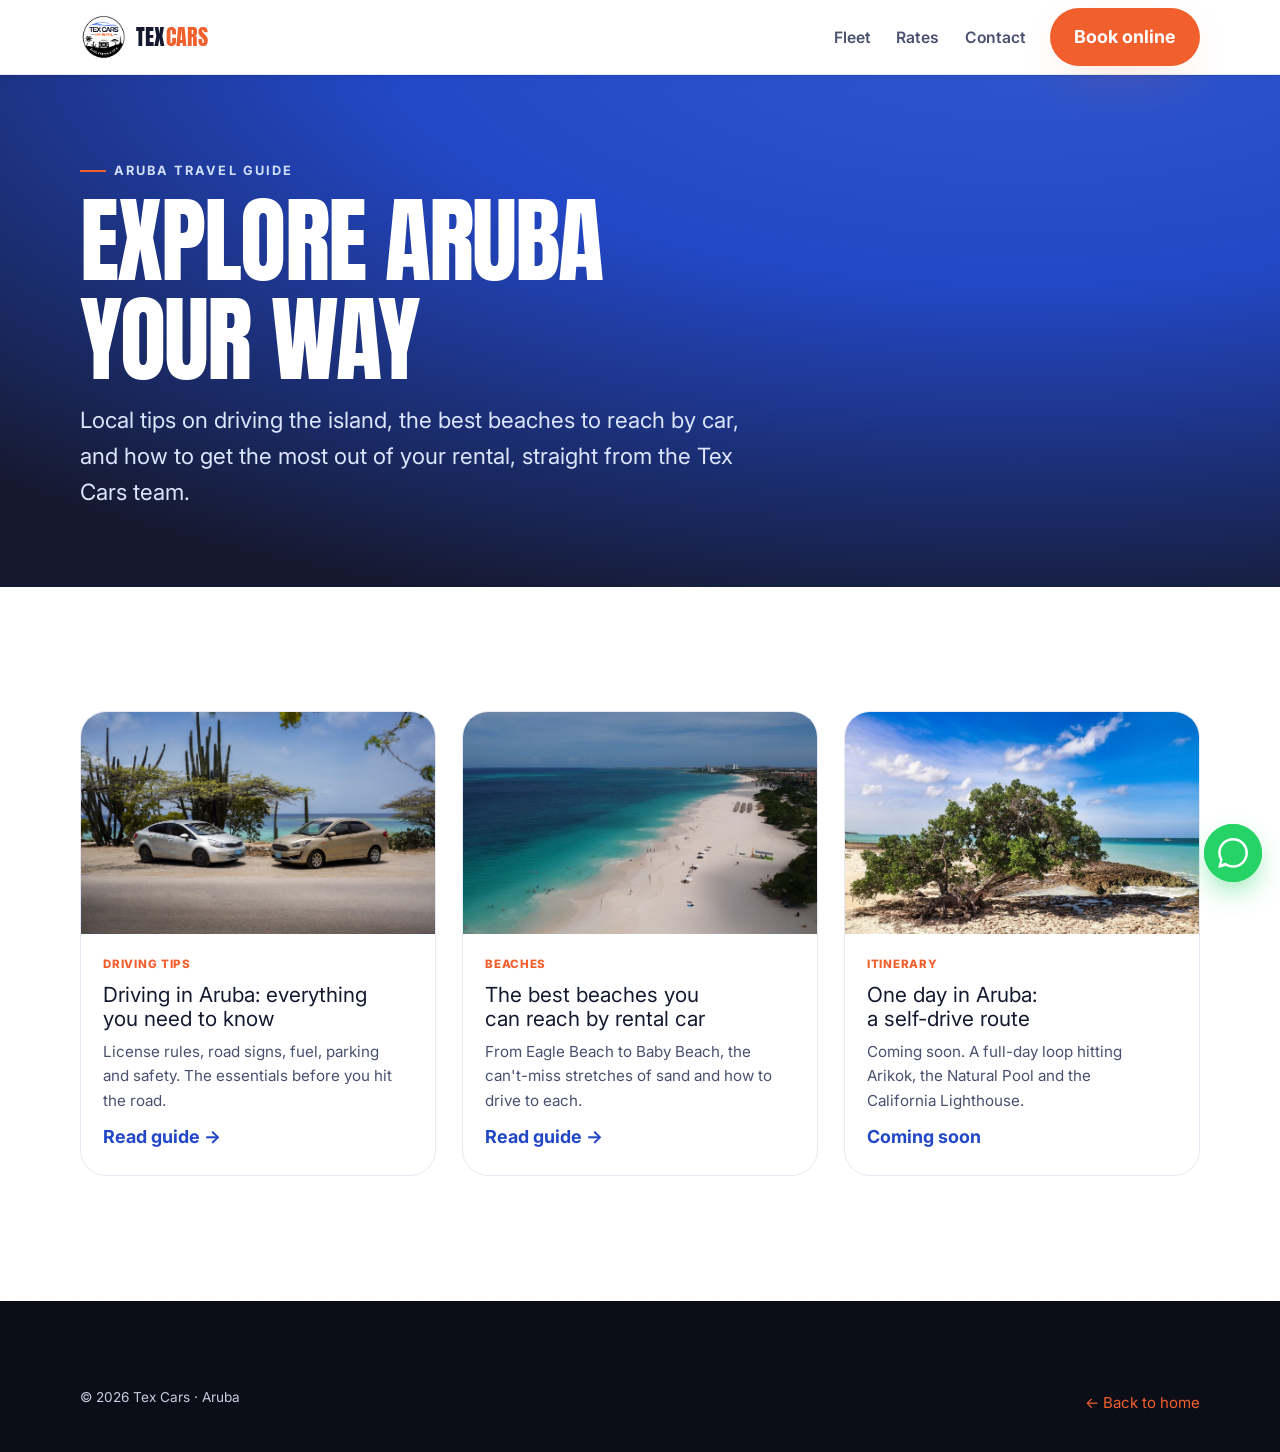
<file: blog/index.html>
<!DOCTYPE html>
<html lang="en">
<head>
  <meta charset="UTF-8" />
  <meta name="viewport" content="width=device-width, initial-scale=1.0" />
  <title>Aruba Travel Guide | Tex Cars</title>
  <meta name="description" content="Tips for getting around Aruba by car: driving rules, the best beaches you can reach, and how to make the most of your rental. By Tex Cars." />
  <meta name="theme-color" content="#2348C7" />
  <link rel="canonical" href="https://tex-cars.com/blog/" />
  <link rel="icon" type="image/png" href="../assets/logo/favicon-white.png" />
  <link rel="preconnect" href="https://fonts.googleapis.com" />
  <link rel="preconnect" href="https://fonts.gstatic.com" crossorigin />
  <link href="https://fonts.googleapis.com/css2?family=Anton&family=Inter:wght@400;500;600;700;800&display=swap" rel="stylesheet" />
  <link rel="stylesheet" href="../styles/reset.css" />
  <link rel="stylesheet" href="../styles/tokens.css" />
  <link rel="stylesheet" href="../styles/main.css" />
</head>
<body>
  <header class="header is-scrolled">
    <div class="container">
      <nav class="nav" aria-label="Main">
        <a class="nav__logo" href="../index.html" aria-label="Tex Cars home">
          <img src="../assets/logo/LOGOCIRCLE_COLOUR.png" alt="Tex Cars" />
          <span>TEX<b>CARS</b></span>
        </a>
        <ul class="nav__links">
          <li><a href="../index.html#fleet">Fleet</a></li>
          <li><a href="../index.html#rates">Rates</a></li>
          <li><a href="../index.html#contact">Contact</a></li>
        </ul>
        <div class="nav__actions">
          <a class="btn btn--wa" href="https://wa.me/2975945454" target="_blank" rel="noopener" data-booking-href="/book" data-book-en="Book online">Book now</a>
        </div>
      </nav>
    </div>
  </header>

  <main>
    <section class="blog-hero">
      <div class="container">
        <span class="eyebrow">Aruba travel guide</span>
        <h1>Explore Aruba<br>your way</h1>
        <p>Local tips on driving the island, the best beaches to reach by car, and how to get the most out of your rental, straight from the Tex Cars team.</p>
      </div>
    </section>

    <section class="section">
      <div class="container">
        <div class="post-grid">

          <a class="post-card" href="driving-in-aruba.html">
            <div class="post-card__img"><img src="../assets/img/hero-cars.jpg" alt="Tex Cars rental cars on the Aruba coast road" loading="lazy" /></div>
            <div class="post-card__body">
              <span class="post-card__tag">Driving tips</span>
              <h3>Driving in Aruba: everything you need to know</h3>
              <p>License rules, road signs, fuel, parking and safety. The essentials before you hit the road.</p>
              <span class="more">Read guide →</span>
            </div>
          </a>

          <a class="post-card" href="best-beaches-by-car-aruba.html">
            <div class="post-card__img"><img src="../assets/img/hero-beach.jpg" alt="Turquoise beach in Aruba" loading="lazy" /></div>
            <div class="post-card__body">
              <span class="post-card__tag">Beaches</span>
              <h3>The best beaches you can reach by rental car</h3>
              <p>From Eagle Beach to Baby Beach, the can't-miss stretches of sand and how to drive to each.</p>
              <span class="more">Read guide →</span>
            </div>
          </a>

          <a class="post-card" href="driving-in-aruba.html">
            <div class="post-card__img"><img src="../assets/img/hero-tree.jpg" alt="Divi-divi tree in Aruba" loading="lazy" /></div>
            <div class="post-card__body">
              <span class="post-card__tag">Itinerary</span>
              <h3>One day in Aruba: a self-drive route</h3>
              <p>Coming soon. A full-day loop hitting Arikok, the Natural Pool and the California Lighthouse.</p>
              <span class="more">Coming soon</span>
            </div>
          </a>

        </div>
      </div>
    </section>
  </main>

  <footer class="footer">
    <div class="container">
      <div class="footer__bottom" style="margin-top:0;border-top:none;">
        <span>© <span id="year">2026</span> Tex Cars · Aruba</span>
        <a href="../index.html">← Back to home</a>
      </div>
    </div>
  </footer>

  <a class="wa-float" href="https://wa.me/2975945454" target="_blank" rel="noopener" aria-label="WhatsApp">
    <svg viewBox="0 0 24 24" fill="currentColor"><path d="M.057 24l1.687-6.163a11.867 11.867 0 01-1.587-5.946C.16 5.335 5.495 0 12.05 0a11.817 11.817 0 018.413 3.488 11.824 11.824 0 013.48 8.414c-.003 6.557-5.338 11.892-11.893 11.892a11.9 11.9 0 01-5.688-1.448L.057 24zm6.597-3.807c1.676.995 3.276 1.591 5.392 1.592 5.448 0 9.886-4.434 9.889-9.885.002-5.462-4.415-9.89-9.881-9.892-5.452 0-9.887 4.434-9.889 9.884a9.86 9.86 0 001.51 5.26l-.999 3.648 3.738-.979z"/></svg>
  </a>
  <script src="../data/config.js"></script>
  <script src="../scripts/booking-bridge.js"></script>
  <script>document.getElementById('year').textContent=new Date().getFullYear();</script>
</body>
</html>
</file>
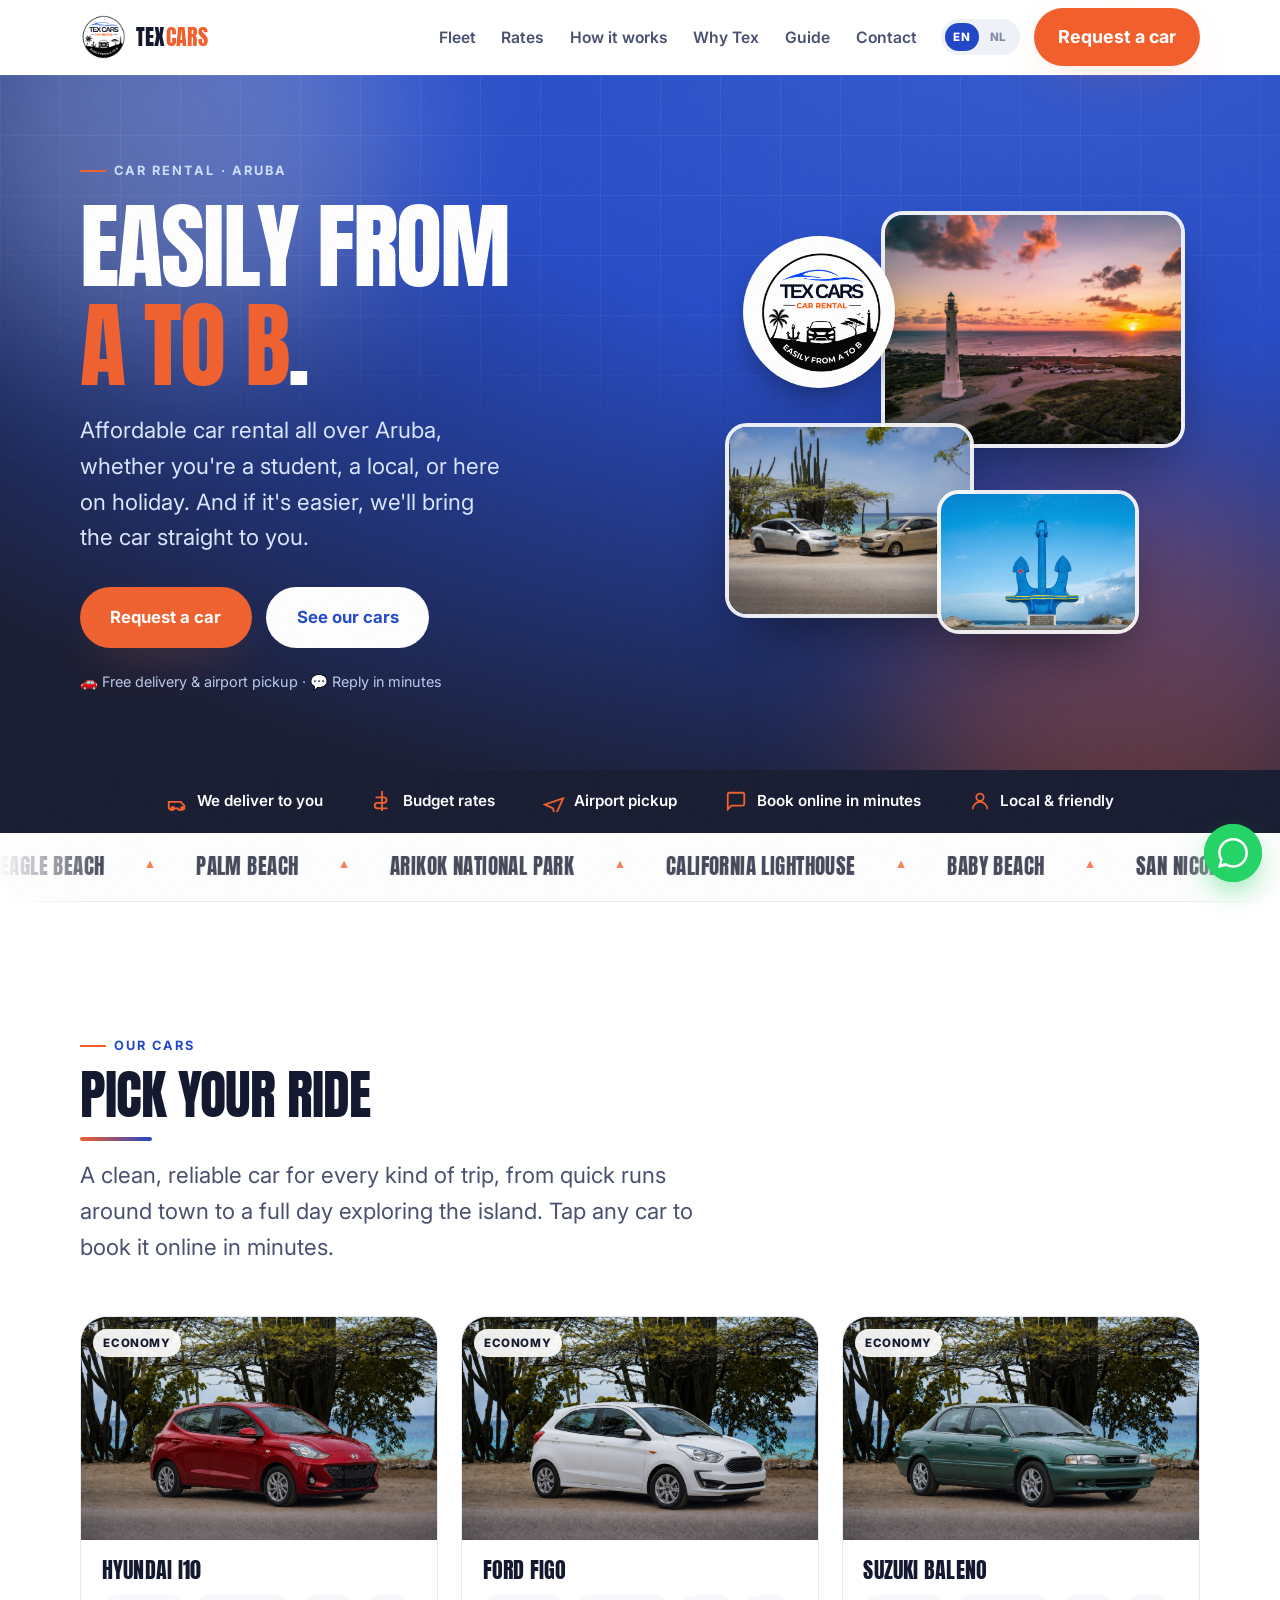
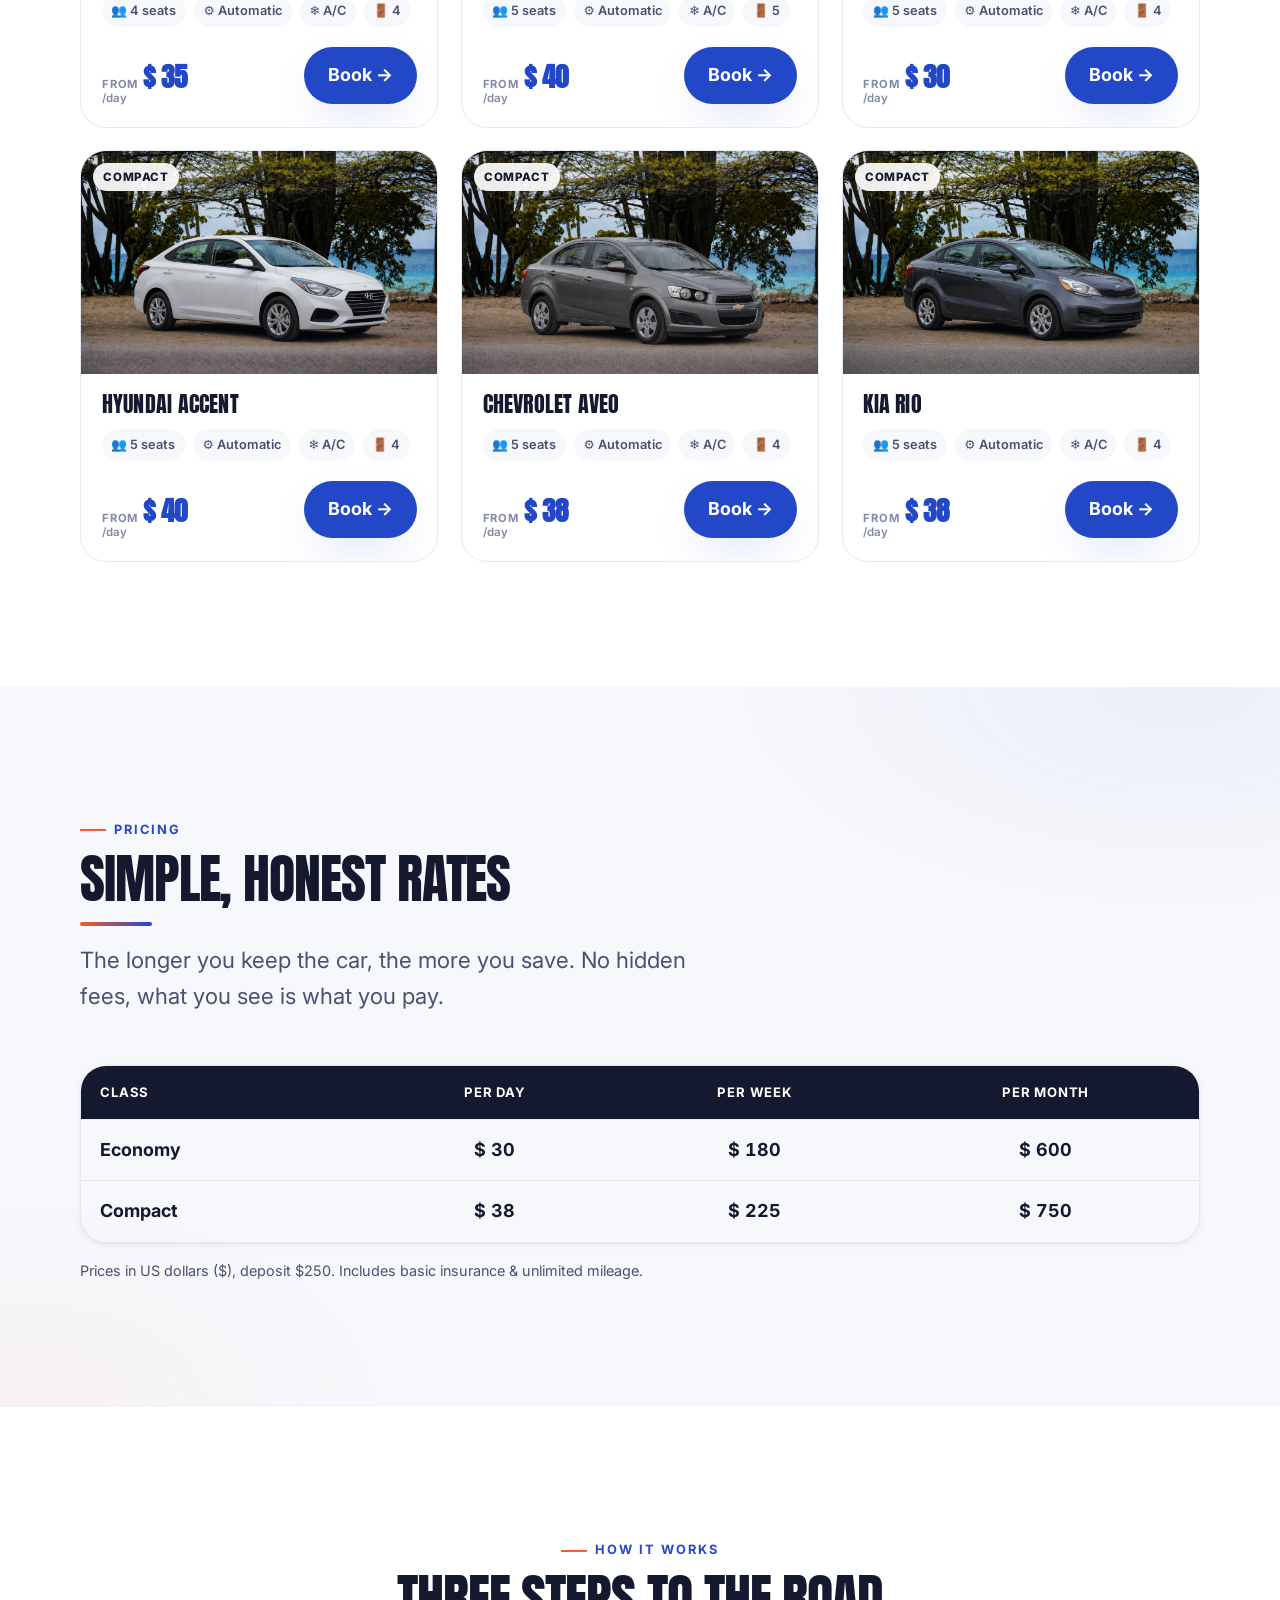
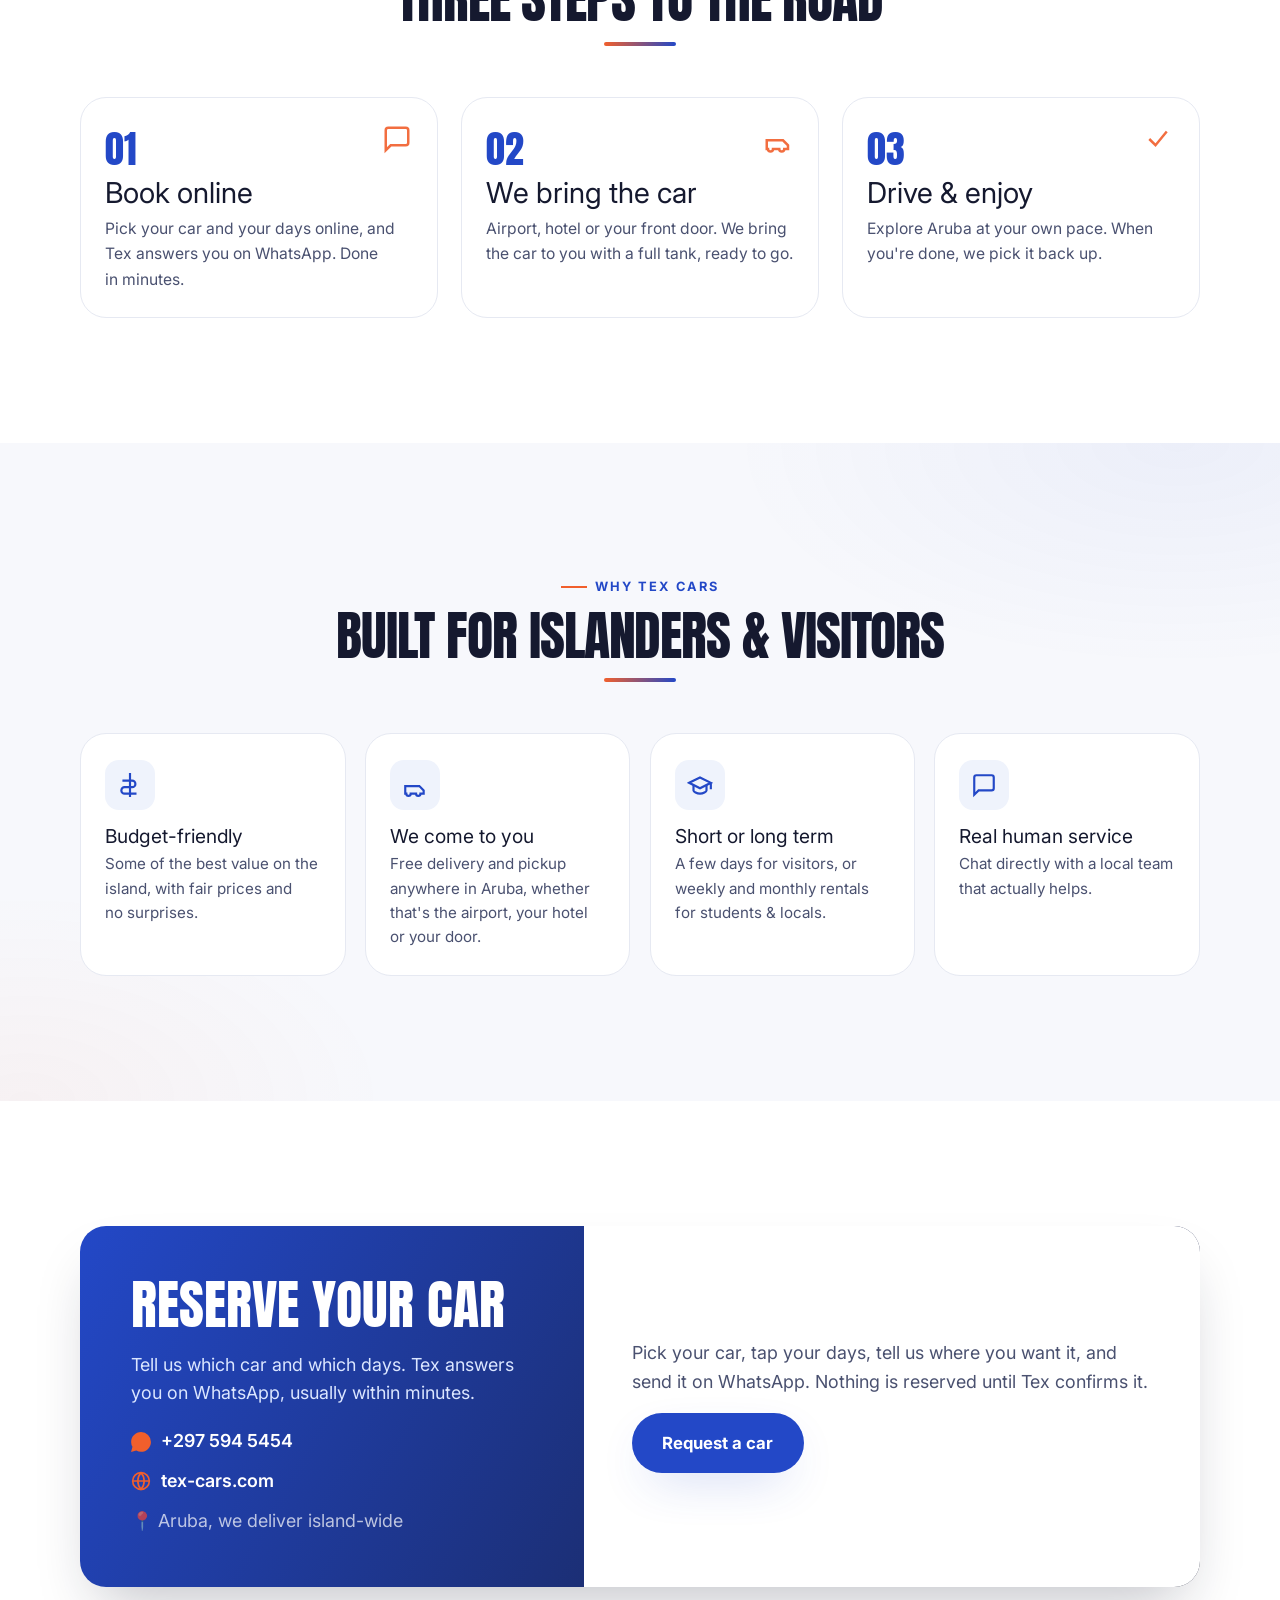
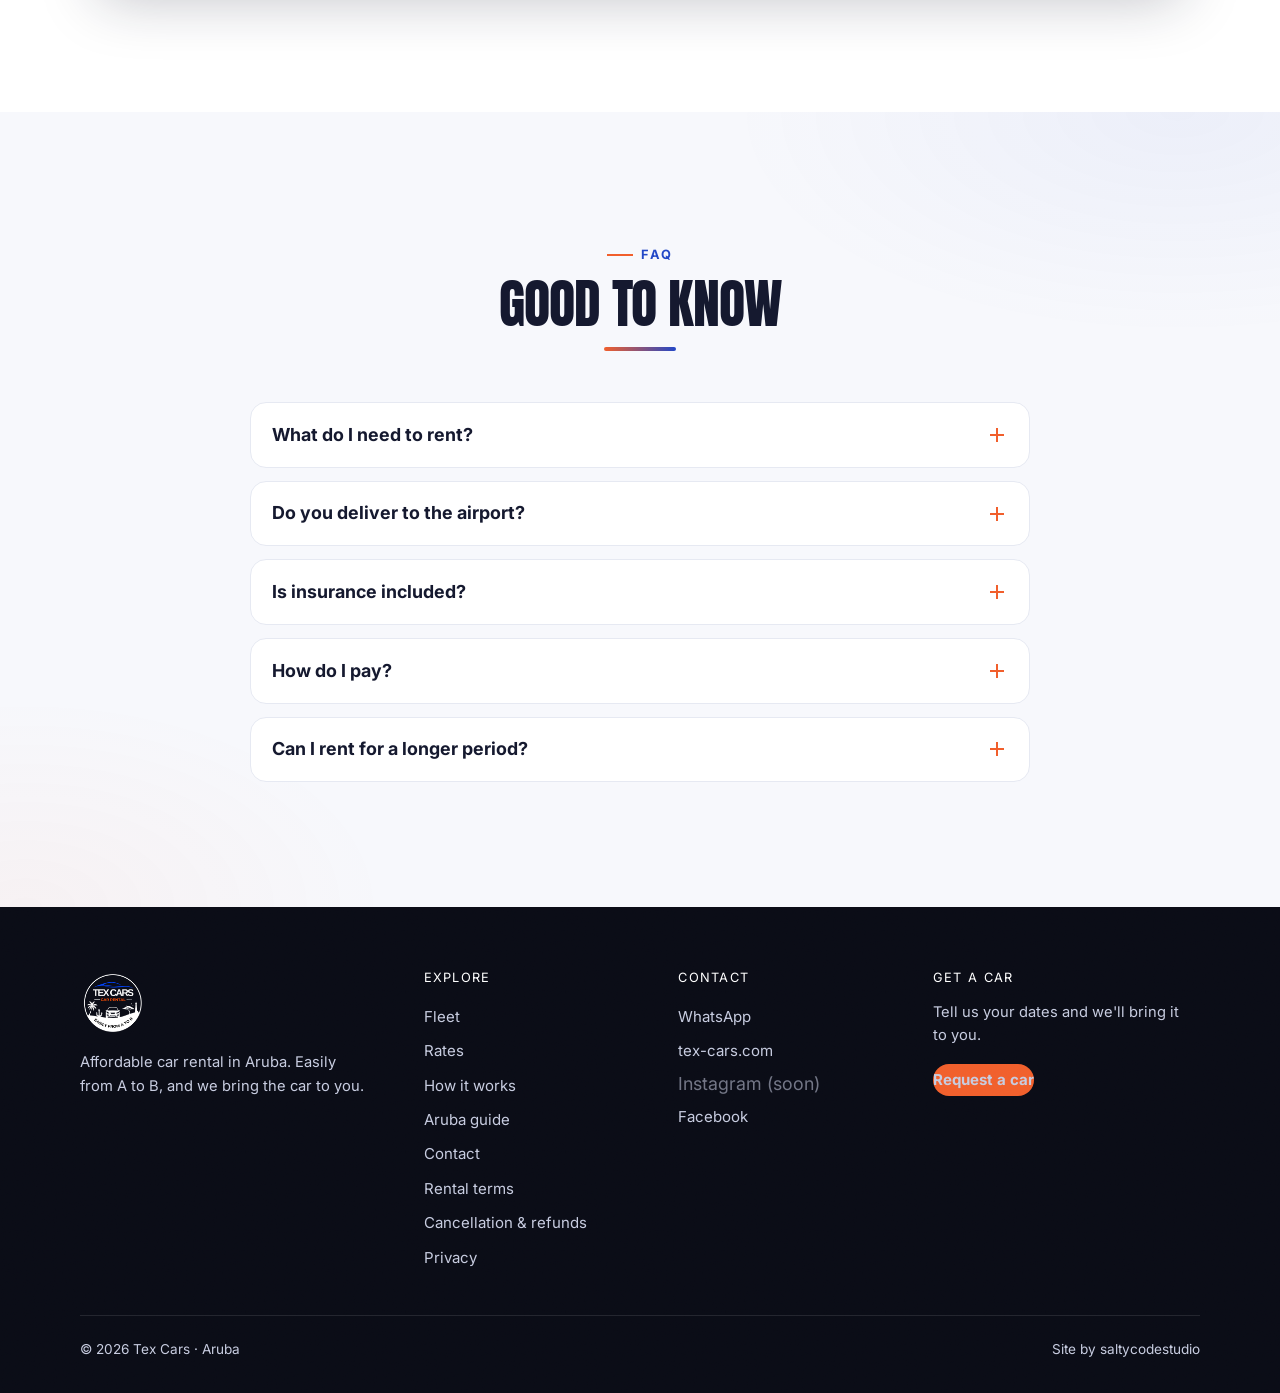
<file: site/index.html>
<!DOCTYPE html>
<html lang="en">
<head>
  <meta charset="UTF-8" />
  <meta name="viewport" content="width=device-width, initial-scale=1.0" />
  <title>Tex Cars | Budget Car Rental in Aruba</title>
  <meta name="description" content="Easily from A to B. Affordable car rental in Aruba for students, locals and visitors. We bring the car to you, and booking takes just a few minutes." />
  <meta name="theme-color" content="#2348C7" />

  <!-- Open Graph -->
  <meta property="og:title" content="Tex Cars | Budget Car Rental in Aruba" />
  <meta property="og:description" content="We bring the car to you. Affordable car rental all over Aruba. Booked in minutes." />
  <meta property="og:type" content="website" />
  <meta property="og:url" content="https://tex-cars.com/" />
  <meta property="og:image" content="assets/logo/LOGOCIRCLE_COLOUR.png" />

  <link rel="icon" type="image/png" href="assets/logo/favicon-white.png" />
  <link rel="apple-touch-icon" href="assets/logo/LOGOCIRCLE_WHITE.png" />

  <!-- Fonts: Anton (display, condensed bold, matches wordmark) + Inter (body) -->
  <link rel="preconnect" href="https://fonts.googleapis.com" />
  <link rel="preconnect" href="https://fonts.gstatic.com" crossorigin />
  <link href="https://fonts.googleapis.com/css2?family=Anton&family=Inter:wght@400;500;600;700;800&display=swap" rel="stylesheet" />

  <link rel="stylesheet" href="styles/reset.css" />
  <link rel="stylesheet" href="styles/tokens.css" />
  <link rel="stylesheet" href="styles/main.css" />
</head>
<body class="lang-en">

  <div class="progress" aria-hidden="true"><span></span></div>

  <!-- ============ HEADER ============ -->
  <header class="header">
    <div class="container">
      <nav class="nav" aria-label="Main">
        <a class="nav__logo" href="#top" aria-label="Tex Cars home">
          <img src="assets/logo/LOGOCIRCLE_COLOUR.png" alt="Tex Cars" />
          <span>TEX<b>CARS</b></span>
        </a>

        <ul class="nav__links">
          <li><a href="#fleet"   data-en="Fleet"   data-nl="Auto's"    data-es="Flota"   data-pap="Outonan">Fleet</a></li>
          <li><a href="#rates"   data-en="Rates"   data-nl="Tarieven"  data-es="Tarifas" data-pap="Preisnan">Rates</a></li>
          <li><a href="#how"     data-en="How it works" data-nl="Hoe het werkt" data-es="Cómo funciona" data-pap="Kon e ta funshoná">How it works</a></li>
          <li><a href="#why"     data-en="Why Tex" data-nl="Waarom Tex" data-es="Por qué Tex" data-pap="Pakiko Tex">Why Tex</a></li>
          <li><a href="blog/"    data-en="Guide" data-nl="Gids" data-es="Guía" data-pap="Guia">Guide</a></li>
          <li><a href="#contact" data-en="Contact" data-nl="Contact"   data-es="Contacto" data-pap="Kontakto">Contact</a></li>
        </ul>

        <div class="nav__actions">
          <div class="langs" role="group" aria-label="Language">
            <button class="lang-btn" data-set-lang="en">EN</button>
            <button class="lang-btn" data-set-lang="nl">NL</button>
            <!-- ES + PAP paused until native review (translations kept in the
                 data-es/data-pap attributes; restore the two buttons + the
                 SUPPORTED array in scripts/i18n.js to re-enable):
            <button class="lang-btn" data-set-lang="es">ES</button>
            <button class="lang-btn" data-set-lang="pap">PAP</button>
            -->
          </div>
          <a class="btn btn--wa" href="/book/"
             data-en="Request a car" data-nl="Vraag een auto aan" data-es="Reservar" data-pap="Reservá"
             data-book-en="Request a car" data-book-nl="Vraag een auto aan" data-book-es="Reservar online" data-book-pap="Reservá online">Request a car</a>
        </div>

        <button class="nav__toggle" aria-label="Menu" aria-expanded="false">
          <span></span><span></span><span></span>
        </button>
      </nav>
    </div>
  </header>

  <main id="top">

    <!-- ============ HERO ============ -->
    <section class="hero">
      <span class="hero__glow hero__glow--w"></span>
      <span class="hero__glow hero__glow--o"></span>
      <div class="container">
        <div class="hero__inner">
          <div class="hero__copy">
            <span class="eyebrow hero__eyebrow"
              data-en="Car rental · Aruba"
              data-nl="Autoverhuur · Aruba"
              data-es="Alquiler de autos · Aruba"
              data-pap="Hür di outo · Aruba">Car rental · Aruba</span>

            <h1 data-en="Easily from <em>A&nbsp;to&nbsp;B</em>."
                data-nl="Makkelijk van <em>A&nbsp;naar&nbsp;B</em>."
                data-es="Fácil de <em>A&nbsp;a&nbsp;B</em>."
                data-pap="Fásil di <em>A&nbsp;pa&nbsp;B</em>.">Easily from <em>A&nbsp;to&nbsp;B</em>.</h1>

            <p class="hero__sub"
              data-en="Affordable car rental all over Aruba, whether you're a student, a local, or here on holiday. And if it's easier, we'll bring the car straight to you."
              data-nl="Voordelige autoverhuur op heel Aruba, of je nu student bent, hier woont of op vakantie bent. En als dat makkelijker is, brengen we de auto gewoon naar je toe."
              data-es="Alquiler de autos a buen precio en toda Aruba, seas estudiante, local o estés de vacaciones. Y si te resulta más cómodo, te llevamos el auto."
              data-pap="Hür di outo na bon preis na henter Aruba, sea bo ta studiante, lokal òf di vakashon. I si esei ta mas fásil, nos ta trese e outo serka bo.">
              Affordable car rental all over Aruba, whether you're a student, a local, or here on holiday. And if it's easier, we'll bring the car straight to you.</p>

            <div class="hero__cta">
              <a class="btn btn--wa btn--lg" href="/book/"
                 data-en="Request a car" data-nl="Vraag een auto aan" data-es="Reservar por WhatsApp" data-pap="Reservá via WhatsApp"
                 data-book-en="Request a car" data-book-nl="Vraag een auto aan" data-book-es="Reservar online" data-book-pap="Reservá online">Request a car</a>
              <a class="btn btn--light btn--lg" href="#fleet"
                 data-en="See our cars" data-nl="Bekijk de auto's" data-es="Ver los autos" data-pap="Wak e outonan">See our cars</a>
            </div>

            <p class="hero__note"
              data-en="🚗 Free delivery &amp; airport pickup · 💬 Reply in minutes"
              data-nl="🚗 Gratis levering &amp; ophalen op de luchthaven · 💬 Snel antwoord"
              data-es="🚗 Entrega gratis y recogida en el aeropuerto · 💬 Respuesta en minutos"
              data-pap="🚗 Entrega grátis &amp; buska na airport · 💬 Kontesta den minüt">🚗 Free delivery &amp; airport pickup · 💬 Reply in minutes</p>
          </div>

          <div class="hero__art">
            <div class="hero__collage">
              <img class="hero__img hero__img--1" src="assets/img/hero-lighthouse.jpg" alt="California Lighthouse on the Aruba coast at sunset" loading="eager" />
              <img class="hero__img hero__img--2" src="assets/img/hero-cars.jpg" alt="Tex Cars rental cars parked on the Aruba coast" loading="eager" />
              <img class="hero__img hero__img--3" src="assets/img/hero-anchor.jpg" alt="The blue anchor monument on the Aruba coast" loading="lazy" />
              <span class="hero__badge-chip">
                <img src="assets/logo/LOGOCIRCLE_COLOUR.png" alt="Tex Cars" />
              </span>
            </div>
          </div>
        </div>
      </div>
    </section>

    <!-- ============ TRUST STRIP ============ -->
    <section class="trust">
      <div class="container">
        <div class="trust__row">
          <div class="trust__item"><svg viewBox="0 0 24 24" fill="none" stroke="currentColor" stroke-width="2"><path d="M3 13h13l4 4v3h-3a2 2 0 01-4 0H8a2 2 0 01-4 0H3z"/><circle cx="7.5" cy="20" r="1.5" fill="currentColor"/><circle cx="18" cy="20" r="1.5" fill="currentColor"/></svg><span data-en="We deliver to you" data-nl="Wij leveren bij jou" data-es="Te lo entregamos" data-pap="Nos ta entregá serka bo">We deliver to you</span></div>
          <div class="trust__item"><svg viewBox="0 0 24 24" fill="none" stroke="currentColor" stroke-width="2"><path d="M12 1v22M5 8h9a3 3 0 010 6H7a3 3 0 000 6h11"/></svg><span data-en="Budget rates" data-nl="Voordelige tarieven" data-es="Precios económicos" data-pap="Preis barata">Budget rates</span></div>
          <div class="trust__item"><svg viewBox="0 0 24 24" fill="none" stroke="currentColor" stroke-width="2"><path d="M2 16l20-7-9 20-2-9-9-4z"/></svg><span data-en="Airport pickup" data-nl="Ophalen luchthaven" data-es="Recogida aeropuerto" data-pap="Buska na airport">Airport pickup</span></div>
          <div class="trust__item"><svg viewBox="0 0 24 24" fill="none" stroke="currentColor" stroke-width="2"><path d="M21 15a2 2 0 01-2 2H7l-4 4V5a2 2 0 012-2h14a2 2 0 012 2z"/></svg><span data-en="WhatsApp booking" data-nl="WhatsApp boeken" data-es="Reserva por WhatsApp" data-pap="Reservá via WhatsApp" data-book-en="Book online in minutes" data-book-nl="Boek online in minuten" data-book-es="Reserva online en minutos" data-book-pap="Reservá online den minüt">WhatsApp booking</span></div>
          <div class="trust__item"><svg viewBox="0 0 24 24" fill="none" stroke="currentColor" stroke-width="2"><path d="M20 21a8 8 0 10-16 0"/><circle cx="12" cy="8" r="4"/></svg><span data-en="Local &amp; friendly" data-nl="Lokaal &amp; vriendelijk" data-es="Local y amable" data-pap="Lokal &amp; amabel">Local &amp; friendly</span></div>
        </div>
      </div>
    </section>

    <!-- ============ DESTINATIONS MARQUEE ============ -->
    <div class="marquee" aria-hidden="true">
      <div class="marquee__skew">
      <div class="marquee__track">
        <span>Eagle Beach</span><span>Palm Beach</span><span>Arikok National Park</span><span>California Lighthouse</span><span>Baby Beach</span><span>San Nicolas</span><span>Oranjestad</span><span>Natural Pool</span>
        <span>Eagle Beach</span><span>Palm Beach</span><span>Arikok National Park</span><span>California Lighthouse</span><span>Baby Beach</span><span>San Nicolas</span><span>Oranjestad</span><span>Natural Pool</span>
      </div>
      </div>
    </div>

    <!-- ============ FLEET ============ -->
    <section class="section" id="fleet">
      <div class="container">
        <div class="section-head" data-reveal>
          <span class="eyebrow" data-en="Our cars" data-nl="Onze auto's" data-es="Nuestros autos" data-pap="Nos outonan">Our cars</span>
          <h2 class="title" data-en="Pick your ride" data-nl="Kies je auto" data-es="Elige tu auto" data-pap="Skohe bo outo">Pick your ride</h2>
          <p class="lead"
            data-en="A clean, reliable car for every kind of trip, from quick runs around town to a full day exploring the island. Tap any car to reserve it on WhatsApp."
            data-nl="Een nette, betrouwbare auto voor elke rit, van even snel de stad in tot een hele dag het eiland verkennen. Tik op een auto om hem via WhatsApp te reserveren."
            data-es="Un auto limpio y confiable para cada tipo de viaje, desde una vuelta rápida por la ciudad hasta un día entero explorando la isla. Toca cualquier auto para reservarlo por WhatsApp."
            data-pap="Un outo limpi i konfiabel pa tur tipo di biahe, for di un bùelta lihé den stat te un dia kompleto eksplorando e isla. Primi riba kualke outo pa reservá e via WhatsApp."
            data-book-en="A clean, reliable car for every kind of trip, from quick runs around town to a full day exploring the island. Tap any car to book it online in minutes."
            data-book-nl="Een nette, betrouwbare auto voor elke rit, van even snel de stad in tot een hele dag het eiland verkennen. Tik op een auto en boek 'm online in een paar minuten."
            data-book-es="Un auto limpio y confiable para cada tipo de viaje, desde una vuelta rápida por la ciudad hasta un día entero explorando la isla. Toca cualquier auto y resérvalo online en minutos."
            data-book-pap="Un outo limpi i konfiabel pa tur tipo di biahe, for di un bùelta lihé den stat te un dia kompleto eksplorando e isla. Primi riba kualke outo i reservá e online den un par di minüt.">
            A clean, reliable car for every kind of trip, from quick runs around town to a full day exploring the island. Tap any car to reserve it on WhatsApp.</p>
        </div>
        <div class="fleet__grid" id="fleet-grid"><!-- rendered by main.js --></div>
      </div>
    </section>

    <!-- ============ RATES ============ -->
    <section class="section section--tint" id="rates">
      <div class="container">
        <div class="section-head" data-reveal>
          <span class="eyebrow" data-en="Pricing" data-nl="Prijzen" data-es="Precios" data-pap="Preis">Pricing</span>
          <h2 class="title" data-en="Simple, honest rates" data-nl="Eerlijke tarieven" data-es="Tarifas claras" data-pap="Preis kla i hustu">Simple, honest rates</h2>
          <p class="lead"
            data-en="The longer you keep the car, the more you save. No hidden fees, what you see is what you pay."
            data-nl="Hoe langer je huurt, hoe meer je bespaart. Geen verborgen kosten."
            data-es="Cuanto más tiempo, más ahorras. Sin cargos ocultos."
            data-pap="Mas largu bo hür, mas bo ta spar. Sin kustu skondí.">The longer you keep the car, the more you save. No hidden fees, what you see is what you pay.</p>
        </div>
        <div class="rates__wrap" data-reveal>
          <table class="rates__table">
            <thead>
              <tr>
                <th data-en="Class" data-nl="Klasse" data-es="Clase" data-pap="Klase">Class</th>
                <th data-en="Per day" data-nl="Per dag" data-es="Por día" data-pap="Pa dia">Per day</th>
                <th data-en="Per week" data-nl="Per week" data-es="Por semana" data-pap="Pa siman">Per week</th>
                <th data-en="Per month" data-nl="Per maand" data-es="Por mes" data-pap="Pa luna">Per month</th>
              </tr>
            </thead>
            <tbody id="rates-body"><!-- rendered by main.js --></tbody>
          </table>
        </div>
        <p class="rates__note"
          data-en="Prices in US dollars ($), deposit $250. Includes basic insurance &amp; unlimited mileage."
          data-nl="Prijzen in US dollar ($), borg $250. Inclusief basisverzekering &amp; onbeperkte kilometers."
          data-es="Precios en dólares (US$), depósito $250. Incluye seguro básico y kilometraje ilimitado."
          data-pap="Preis na dòler merikano ($), depósito $250. Ta inkluí seguro básiko i kilometrahe ilimitá.">
          Prices in US dollars ($), deposit $250. Includes basic insurance &amp; unlimited mileage.</p>
      </div>
    </section>

    <!-- ============ HOW IT WORKS ============ -->
    <section class="section" id="how">
      <div class="container">
        <div class="section-head center" data-reveal>
          <span class="eyebrow" data-en="How it works" data-nl="Hoe het werkt" data-es="Cómo funciona" data-pap="Kon e ta funshoná">How it works</span>
          <h2 class="title" data-en="Three steps to the road" data-nl="In drie stappen op weg" data-es="Tres pasos al volante" data-pap="Tres paso pa e kaminda">Three steps to the road</h2>
        </div>
        <div class="steps">
          <div class="step" data-reveal>
            <div class="step__n"></div>
            <svg class="step__ico" viewBox="0 0 24 24" fill="none" stroke="currentColor" stroke-width="2"><path d="M21 15a2 2 0 01-2 2H7l-4 4V5a2 2 0 012-2h14a2 2 0 012 2z"/></svg>
            <h3 data-en="Message us" data-nl="Stuur een bericht" data-es="Escríbenos" data-pap="Mandá nos mensahe"
                data-book-en="Book online" data-book-nl="Boek online" data-book-es="Reserva online" data-book-pap="Reservá online">Message us</h3>
            <p data-en="Send us your dates and the car you want on WhatsApp. We reply fast." data-nl="Stuur je data en gewenste auto via WhatsApp. We reageren snel." data-es="Envíanos tus fechas y el auto por WhatsApp. Respondemos rápido." data-pap="Mandá bo fechanan i e outo via WhatsApp. Nos ta kontestá lihé."
               data-book-en="Pick your car and your days online, and Tex answers you on WhatsApp. Done in minutes." data-book-nl="Kies online je auto en je dagen, en Tex antwoordt je op WhatsApp. In een paar minuten geregeld." data-book-es="Elige tu auto y tus días online, y Tex te responde por WhatsApp. Listo en minutos." data-book-pap="Skohe bo outo i bo dianan online, i Tex ta kontestá bo via WhatsApp. Kla den un par di minüt.">Send us your dates and the car you want on WhatsApp. We reply fast.</p>
          </div>
          <div class="step" data-reveal>
            <div class="step__n"></div>
            <svg class="step__ico" viewBox="0 0 24 24" fill="none" stroke="currentColor" stroke-width="2"><path d="M3 13h13l4 4v3h-3a2 2 0 01-4 0H8a2 2 0 01-4 0H3z"/></svg>
            <h3 data-en="We bring the car" data-nl="Wij brengen de auto" data-es="Llevamos el auto" data-pap="Nos ta trese e outo">We bring the car</h3>
            <p data-en="Airport, hotel or your front door. We bring the car to you with a full tank, ready to go." data-nl="Luchthaven, hotel of je voordeur. We brengen de auto bij je met een volle tank, klaar voor vertrek." data-es="Aeropuerto, hotel o tu puerta. Te llevamos el auto con el tanque lleno, listo para salir." data-pap="Airport, hotel òf bo porta. Nos ta trese e outo serka bo ku tanki yen, kla pa bai.">Airport, hotel or your front door. We bring the car to you with a full tank, ready to go.</p>
          </div>
          <div class="step" data-reveal>
            <div class="step__n"></div>
            <svg class="step__ico" viewBox="0 0 24 24" fill="none" stroke="currentColor" stroke-width="2"><path d="M5 12l5 5 9-11"/></svg>
            <h3 data-en="Drive &amp; enjoy" data-nl="Rijden &amp; genieten" data-es="Conduce y disfruta" data-pap="Kòre &amp; gosa">Drive &amp; enjoy</h3>
            <p data-en="Explore Aruba at your own pace. When you're done, we pick it back up." data-nl="Ontdek Aruba in je eigen tempo. Klaar? Wij halen de auto weer op." data-es="Explora Aruba a tu ritmo. Al terminar, lo recogemos." data-pap="Eksplorá Aruba na bo mes tempo. Ora bo kaba, nos ta bin buska e.">Explore Aruba at your own pace. When you're done, we pick it back up.</p>
          </div>
        </div>
      </div>
    </section>

    <!-- ============ WHY TEX ============ -->
    <section class="section section--tint" id="why">
      <div class="container">
        <div class="section-head center" data-reveal>
          <span class="eyebrow" data-en="Why Tex Cars" data-nl="Waarom Tex Cars" data-es="Por qué Tex Cars" data-pap="Pakiko Tex Cars">Why Tex Cars</span>
          <h2 class="title" data-en="Built for islanders &amp; visitors" data-nl="Voor locals &amp; bezoekers" data-es="Para locales y visitantes" data-pap="Pa lokal &amp; bishitante">Built for islanders &amp; visitors</h2>
        </div>
        <div class="why__grid">
          <div class="why__card" data-reveal>
            <div class="why__ico"><svg viewBox="0 0 24 24" fill="none" stroke="currentColor" stroke-width="2"><path d="M12 1v22M5 8h9a3 3 0 010 6H7a3 3 0 000 6h11"/></svg></div>
            <h3 data-en="Budget-friendly" data-nl="Voordelig" data-es="Económico" data-pap="Barata">Budget-friendly</h3>
            <p data-en="Some of the best value on the island, with fair prices and no surprises." data-nl="Een van de beste prijzen van het eiland, eerlijk en zonder verrassingen." data-es="De los mejores precios de la isla, justos y sin sorpresas." data-pap="Entre e mihó preisnan riba e isla, hustu i sin sorpresa.">Some of the best value on the island, with fair prices and no surprises.</p>
          </div>
          <div class="why__card" data-reveal>
            <div class="why__ico"><svg viewBox="0 0 24 24" fill="none" stroke="currentColor" stroke-width="2"><path d="M3 13h13l4 4v3h-3a2 2 0 01-4 0H8a2 2 0 01-4 0H3z"/></svg></div>
            <h3 data-en="We come to you" data-nl="Wij komen naar jou" data-es="Vamos a ti" data-pap="Nos ta bin serka bo">We come to you</h3>
            <p data-en="Free delivery and pickup anywhere in Aruba, whether that's the airport, your hotel or your door." data-nl="Gratis bezorgen en ophalen op heel Aruba, of dat nu de luchthaven, je hotel of je deur is." data-es="Entrega y recogida gratis en toda Aruba, ya sea el aeropuerto, tu hotel o tu puerta." data-pap="Entrega i buska grátis na henter Aruba, sea esei ta airport, bo hotel òf bo porta.">Free delivery and pickup anywhere in Aruba, whether that's the airport, your hotel or your door.</p>
          </div>
          <div class="why__card" data-reveal>
            <div class="why__ico"><svg viewBox="0 0 24 24" fill="none" stroke="currentColor" stroke-width="2"><path d="M22 10v6M2 10l10-5 10 5-10 5z"/><path d="M6 12v5c0 1 3 3 6 3s6-2 6-3v-5"/></svg></div>
            <h3 data-en="Short or long term" data-nl="Kort of lang" data-es="Corto o largo plazo" data-pap="Kòrtiku òf largu">Short or long term</h3>
            <p data-en="A few days for visitors, or weekly and monthly rentals for students &amp; locals." data-nl="Een paar dagen voor bezoekers, of huren per week of maand voor studenten &amp; locals." data-es="Unos días para visitantes, o alquiler por semana o mes para estudiantes y locales." data-pap="Un par di dia pa bishitante, òf hür pa siman i luna pa studiante &amp; lokal.">A few days for visitors, or weekly and monthly rentals for students &amp; locals.</p>
          </div>
          <div class="why__card" data-reveal>
            <div class="why__ico"><svg viewBox="0 0 24 24" fill="none" stroke="currentColor" stroke-width="2"><path d="M21 15a2 2 0 01-2 2H7l-4 4V5a2 2 0 012-2h14a2 2 0 012 2z"/></svg></div>
            <h3 data-en="Real human service" data-nl="Echte service" data-es="Atención real" data-pap="Servisio real">Real human service</h3>
            <p data-en="Chat directly with a local team that actually helps." data-nl="Chat direct met een lokaal team dat echt helpt." data-es="Habla directo con un equipo local que ayuda." data-pap="Papia direkt ku un tim lokal ku ta yuda di bèrdè.">Chat directly with a local team that actually helps.</p>
          </div>
        </div>
      </div>
    </section>

    <!-- ============ INQUIRY / CONTACT ============ -->
    <section class="section" id="contact">
      <div class="container">
        <div class="inquiry" data-reveal>
          <div class="inquiry__aside">
            <h2 data-en="Reserve your car" data-nl="Reserveer je auto" data-es="Reserva tu auto" data-pap="Reservá bo outo">Reserve your car</h2>
            <p data-en="Tell us which car and which days. Tex answers you on WhatsApp, usually within minutes." data-nl="Vertel ons welke auto en welke dagen. Tex antwoordt je op WhatsApp, meestal binnen enkele minuten." data-es="Envía una solicitud y confirmamos disponibilidad y entrega por WhatsApp. ¿Prefieres chatear? Escríbenos." data-pap="Mandá un petishon i nos ta konfirmá disponibilidat i entrega via WhatsApp. Bo ke chat? Mandá nos mensahe direkt.">Tell us which car and which days. Tex answers you on WhatsApp, usually within minutes.</p>
            <div class="inquiry__contact">
              <a href="https://wa.me/2975945454" target="_blank" rel="noopener"><svg viewBox="0 0 24 24" fill="currentColor"><path d="M.057 24l1.687-6.163a11.867 11.867 0 01-1.587-5.946C.16 5.335 5.495 0 12.05 0a11.817 11.817 0 018.413 3.488 11.824 11.824 0 013.48 8.414c-.003 6.557-5.338 11.892-11.893 11.892a11.9 11.9 0 01-5.688-1.448L.057 24z"/></svg> +297 594 5454</a>
              <a href="https://tex-cars.com" target="_blank" rel="noopener"><svg viewBox="0 0 24 24" fill="none" stroke="currentColor" stroke-width="2"><circle cx="12" cy="12" r="10"/><path d="M2 12h20M12 2a15 15 0 010 20 15 15 0 010-20"/></svg> tex-cars.com</a>
              <span class="inquiry__loc" data-en="📍 Aruba, we deliver island-wide" data-nl="📍 Aruba, we bezorgen op heel het eiland" data-es="📍 Aruba, entrega en toda la isla" data-pap="📍 Aruba, nos ta entregá na henter e isla">📍 Aruba, we deliver island-wide</span>
            </div>
          </div>

          <div class="inquiry__cta">
            <p data-en="Pick your car, tap your days, tell us where you want it, and send it on WhatsApp. Nothing is reserved until Tex confirms it." data-nl="Kies je auto, tik je dagen aan, vertel ons waar je hem wil hebben en stuur het via WhatsApp. Er is niets gereserveerd tot Tex het bevestigt.">Pick your car, tap your days, tell us where you want it, and send it on WhatsApp. Nothing is reserved until Tex confirms it.</p>
            <a class="btn btn--primary btn--lg" href="/book/" data-en="Request a car" data-nl="Vraag een auto aan">Request a car</a>
          </div>
        </div>
      </div>
    </section>

    <!-- ============ FAQ ============ -->
    <section class="section section--tint">
      <div class="container">
        <div class="section-head center" data-reveal>
          <span class="eyebrow" data-en="FAQ" data-nl="Veelgestelde vragen" data-es="Preguntas" data-pap="Preguntanan">FAQ</span>
          <h2 class="title" data-en="Good to know" data-nl="Goed om te weten" data-es="Bueno saber" data-pap="Bon pa sa">Good to know</h2>
        </div>
        <div class="faq">
          <div class="faq__item" data-reveal>
            <button class="faq__q" aria-expanded="false"><span data-en="What do I need to rent?" data-nl="Wat heb ik nodig om te huren?" data-es="¿Qué necesito para alquilar?" data-pap="Kiko mi mester pa hür?">What do I need to rent?</span><span class="plus"></span></button>
            <div class="faq__a"><p data-en="A valid driver's license and a form of ID. Drivers need to be 21 or older, and the $250 deposit comes back to you when you return the car." data-nl="Een geldig rijbewijs en een identiteitsbewijs. Je bent minimaal 21 jaar, en de borg van $250 krijg je terug als je de auto inlevert." data-es="Licencia de conducir válida e identificación. Los conductores deben tener 21 años o más, y el depósito de $250 se devuelve al entregar el auto." data-pap="Un karnet di chofer válido i un identifikashon. Chofer mester tin 21 aña òf mas, i e depósito di $250 ta bini bèk ora bo entregá e outo."
               data-book-en="A valid driver's license and a form of ID. Drivers need to be 21 or older. You show the license when you pick the car up, so there is nothing to fill in beforehand." data-book-nl="Een geldig rijbewijs en een identiteitsbewijs. Je bent minimaal 21 jaar. Je laat je rijbewijs zien bij het ophalen, dus vooraf hoef je niets in te vullen." data-book-es="Una licencia de conducir válida y una identificación. Los conductores deben tener 21 años o más. Muestras la licencia al recoger el auto, así que no hay nada que rellenar antes." data-book-pap="Un karnet di chofer válido i un identifikashon. Chofer mester tin 21 aña òf mas. Bo ta mustra bo karnet ora bo buska e outo, pues no tin nada pa yena promé.">A valid driver's license and a form of ID. Drivers need to be 21 or older, and the $250 deposit comes back to you when you return the car.</p></div>
          </div>
          <div class="faq__item" data-reveal>
            <button class="faq__q" aria-expanded="false"><span data-en="Do you deliver to the airport?" data-nl="Leveren jullie op de luchthaven?" data-es="¿Entregan en el aeropuerto?" data-pap="Boso ta entregá na airport?">Do you deliver to the airport?</span><span class="plus"></span></button>
            <div class="faq__a"><p data-en="Yes. We deliver and collect anywhere in Aruba, including the airport and your hotel or home." data-nl="Ja. We bezorgen en halen op heel Aruba, inclusief de luchthaven en je hotel of huis." data-es="Sí. Entregamos y recogemos en toda Aruba, incluido el aeropuerto y tu hotel o casa." data-pap="Sí. Nos ta entregá i buska na henter Aruba, inkluso airport i bo hotel òf kas.">Yes. We deliver and collect anywhere in Aruba, including the airport and your hotel or home.</p></div>
          </div>
          <div class="faq__item" data-reveal>
            <button class="faq__q" aria-expanded="false"><span data-en="Is insurance included?" data-nl="Is verzekering inbegrepen?" data-es="¿Incluye seguro?" data-pap="Seguro ta inkluí?">Is insurance included?</span><span class="plus"></span></button>
            <div class="faq__a"><p data-en="Yes, basic insurance comes with every car. Want extra coverage? Ask us on WhatsApp and we'll walk you through the options." data-nl="Ja, basisverzekering zit bij elke auto inbegrepen. Wil je extra dekking? Vraag het ons via WhatsApp en we leggen de opties uit." data-es="Sí, el seguro básico viene con cada auto. ¿Quieres cobertura extra? Pregúntanos por WhatsApp y te explicamos las opciones." data-pap="Sí, seguro básiko ta inkluí ku kada outo. Bo ke kobertura ekstra? Puntra nos via WhatsApp i nos ta splika bo e opshonnan.">Yes, basic insurance comes with every car. Want extra coverage? Ask us on WhatsApp and we'll walk you through the options.</p></div>
          </div>
          <div class="faq__item" data-reveal data-booking-only hidden>
            <button class="faq__q" aria-expanded="false"><span data-en="How do I pay?" data-nl="Hoe betaal ik?" data-es="¿Cómo pago?" data-pap="Kon mi ta paga?">How do I pay?</span><span class="plus"></span></button>
            <div class="faq__a"><p data-en="You pay Tex when you pick the car up. Nothing is charged on this website, and sending a request costs you nothing." data-nl="Je betaalt Tex bij het ophalen. Op deze website wordt niets afgeschreven, en een aanvraag versturen kost je niets." data-es="Pagas a Tex al recoger el auto. En esta web no se cobra nada, y enviar una solicitud no cuesta nada." data-pap="Bo ta paga Tex ora bo buska e outo. Riba e website aki no ta kobra nada, i manda un petishon no ta kosta bo nada.">You pay Tex when you pick the car up. Nothing is charged on this website, and sending a request costs you nothing.</p></div>
          </div>
          <div class="faq__item" data-reveal>
            <button class="faq__q" aria-expanded="false"><span data-en="Can I rent for a longer period?" data-nl="Kan ik voor langere tijd huren?" data-es="¿Puedo alquilar por más tiempo?" data-pap="Mi por hür pa mas tempu?">Can I rent for a longer period?</span><span class="plus"></span></button>
            <div class="faq__a"><p data-en="Yes. We have weekly and monthly rates for students and locals. Just ask us for the current prices." data-nl="Ja. We hebben week- en maandtarieven voor studenten en locals. Vraag ons gerust naar de actuele prijzen." data-es="Sí. Tenemos tarifas semanales y mensuales para estudiantes y locales. Pregúntanos por los precios actuales." data-pap="Sí. Nos tin tarifa pa siman i pa luna pa studiante i lokal. Puntra nos pa e preisnan aktual.">Yes. We have weekly and monthly rates for students and locals. Just ask us for the current prices.</p></div>
          </div>
        </div>
      </div>
    </section>

  </main>

  <!-- ============ FOOTER ============ -->
  <footer class="footer">
    <div class="container">
      <div class="footer__grid">
        <div class="footer__brand">
          <img src="assets/logo/LOGOCIRCLE_WHITE.png" alt="Tex Cars" />
          <p data-en="Affordable car rental in Aruba. Easily from A to B, and we bring the car to you." data-nl="Voordelige autoverhuur op Aruba. Makkelijk van A naar B, en wij brengen de auto naar je toe." data-es="Alquiler de autos a buen precio en Aruba. Fácil de A a B, y te llevamos el auto." data-pap="Hür di outo na bon preis na Aruba. Fásil di A pa B, i nos ta trese e outo serka bo.">Affordable car rental in Aruba. Easily from A to B, and we bring the car to you.</p>
        </div>
        <div class="footer__col">
          <h4 data-en="Explore" data-nl="Ontdek" data-es="Explorar" data-pap="Eksplorá">Explore</h4>
          <ul>
            <li><a href="#fleet" data-en="Fleet" data-nl="Auto's" data-es="Flota" data-pap="Outonan">Fleet</a></li>
            <li><a href="#rates" data-en="Rates" data-nl="Tarieven" data-es="Tarifas" data-pap="Preisnan">Rates</a></li>
            <li><a href="#how" data-en="How it works" data-nl="Hoe het werkt" data-es="Cómo funciona" data-pap="Kon e ta funshoná">How it works</a></li>
            <li><a href="blog/" data-en="Aruba guide" data-nl="Aruba-gids" data-es="Guía de Aruba" data-pap="Guia di Aruba">Aruba guide</a></li>
            <li><a href="#contact" data-en="Contact" data-nl="Contact" data-es="Contacto" data-pap="Kontakto">Contact</a></li>
            <li data-booking-only hidden><a href="#" data-booking-href="/policies/rental_terms" data-en="Rental terms" data-nl="Huurvoorwaarden" data-es="Términos de alquiler" data-pap="Kondishonnan di hür">Rental terms</a></li>
            <li data-booking-only hidden><a href="#" data-booking-href="/policies/cancellation" data-en="Cancellation &amp; refunds" data-nl="Annulering &amp; terugbetaling" data-es="Cancelación y reembolsos" data-pap="Kanselashon &amp; devolushon">Cancellation &amp; refunds</a></li>
            <li data-booking-only hidden><a href="#" data-booking-href="/policies/privacy" data-en="Privacy" data-nl="Privacy" data-es="Privacidad" data-pap="Privasidat">Privacy</a></li>
          </ul>
        </div>
        <div class="footer__col">
          <h4 data-en="Contact" data-nl="Contact" data-es="Contacto" data-pap="Kontakto">Contact</h4>
          <ul>
            <li><a href="https://wa.me/2975945454" target="_blank" rel="noopener">WhatsApp</a></li>
            <li><a href="https://tex-cars.com" target="_blank" rel="noopener">tex-cars.com</a></li>
            <li><span class="footer__soon" data-en="Instagram (soon)" data-nl="Instagram (binnenkort)" data-es="Instagram (pronto)" data-pap="Instagram (pronto)">Instagram (soon)</span></li>
            <li><a href="https://www.facebook.com/profile.php?id=61552546856659" target="_blank" rel="noopener" data-en="Facebook" data-nl="Facebook" data-es="Facebook" data-pap="Facebook">Facebook</a></li>
          </ul>
        </div>
        <div class="footer__col">
          <h4 data-en="Get a car" data-nl="Huur een auto" data-es="Consigue un auto" data-pap="Haña un outo">Get a car</h4>
          <p class="footer__pitch" data-en="Tell us your dates and we'll bring it to you." data-nl="Geef je data door en wij brengen 'm langs." data-es="Dinos tus fechas y te lo llevamos." data-pap="Bisa nos bo fechanan i nos ta trese e.">Tell us your dates and we'll bring it to you.</p>
          <a class="btn btn--wa" href="/book/"
             data-en="Request a car" data-nl="Vraag een auto aan" data-es="Reservar por WhatsApp" data-pap="Reservá via WhatsApp"
             data-book-en="Request a car" data-book-nl="Vraag een auto aan" data-book-es="Reservar online" data-book-pap="Reservá online">Request a car</a>
        </div>
      </div>
      <div class="footer__bottom">
        <span>© <span id="year">2026</span> Tex Cars · Aruba</span>
        <span data-en="Site by saltycodestudio" data-nl="Site door saltycodestudio" data-es="Sitio por saltycodestudio" data-pap="Site pa saltycodestudio">Site by saltycodestudio</span>
      </div>
    </div>
  </footer>

  <a class="wa-float" href="https://wa.me/2975945454" target="_blank" rel="noopener" aria-label="WhatsApp">
    <svg viewBox="0 0 24 24" fill="currentColor"><path d="M.057 24l1.687-6.163a11.867 11.867 0 01-1.587-5.946C.16 5.335 5.495 0 12.05 0a11.817 11.817 0 018.413 3.488 11.824 11.824 0 013.48 8.414c-.003 6.557-5.338 11.892-11.893 11.892a11.9 11.9 0 01-5.688-1.448L.057 24zm6.597-3.807c1.676.995 3.276 1.591 5.392 1.592 5.448 0 9.886-4.434 9.889-9.885.002-5.462-4.415-9.89-9.881-9.892-5.452 0-9.887 4.434-9.889 9.884a9.86 9.86 0 001.51 5.26l-.999 3.648 3.738-.979z"/></svg>
  </a>

  <script src="data/config.js"></script>
  <script src="data/fleet.js"></script>
  <script src="scripts/i18n.js"></script>
  <script src="scripts/main.js"></script>
  <script src="scripts/booking-bridge.js"></script>
  <script src="scripts/effects.js"></script>
</body>
</html>
</file>
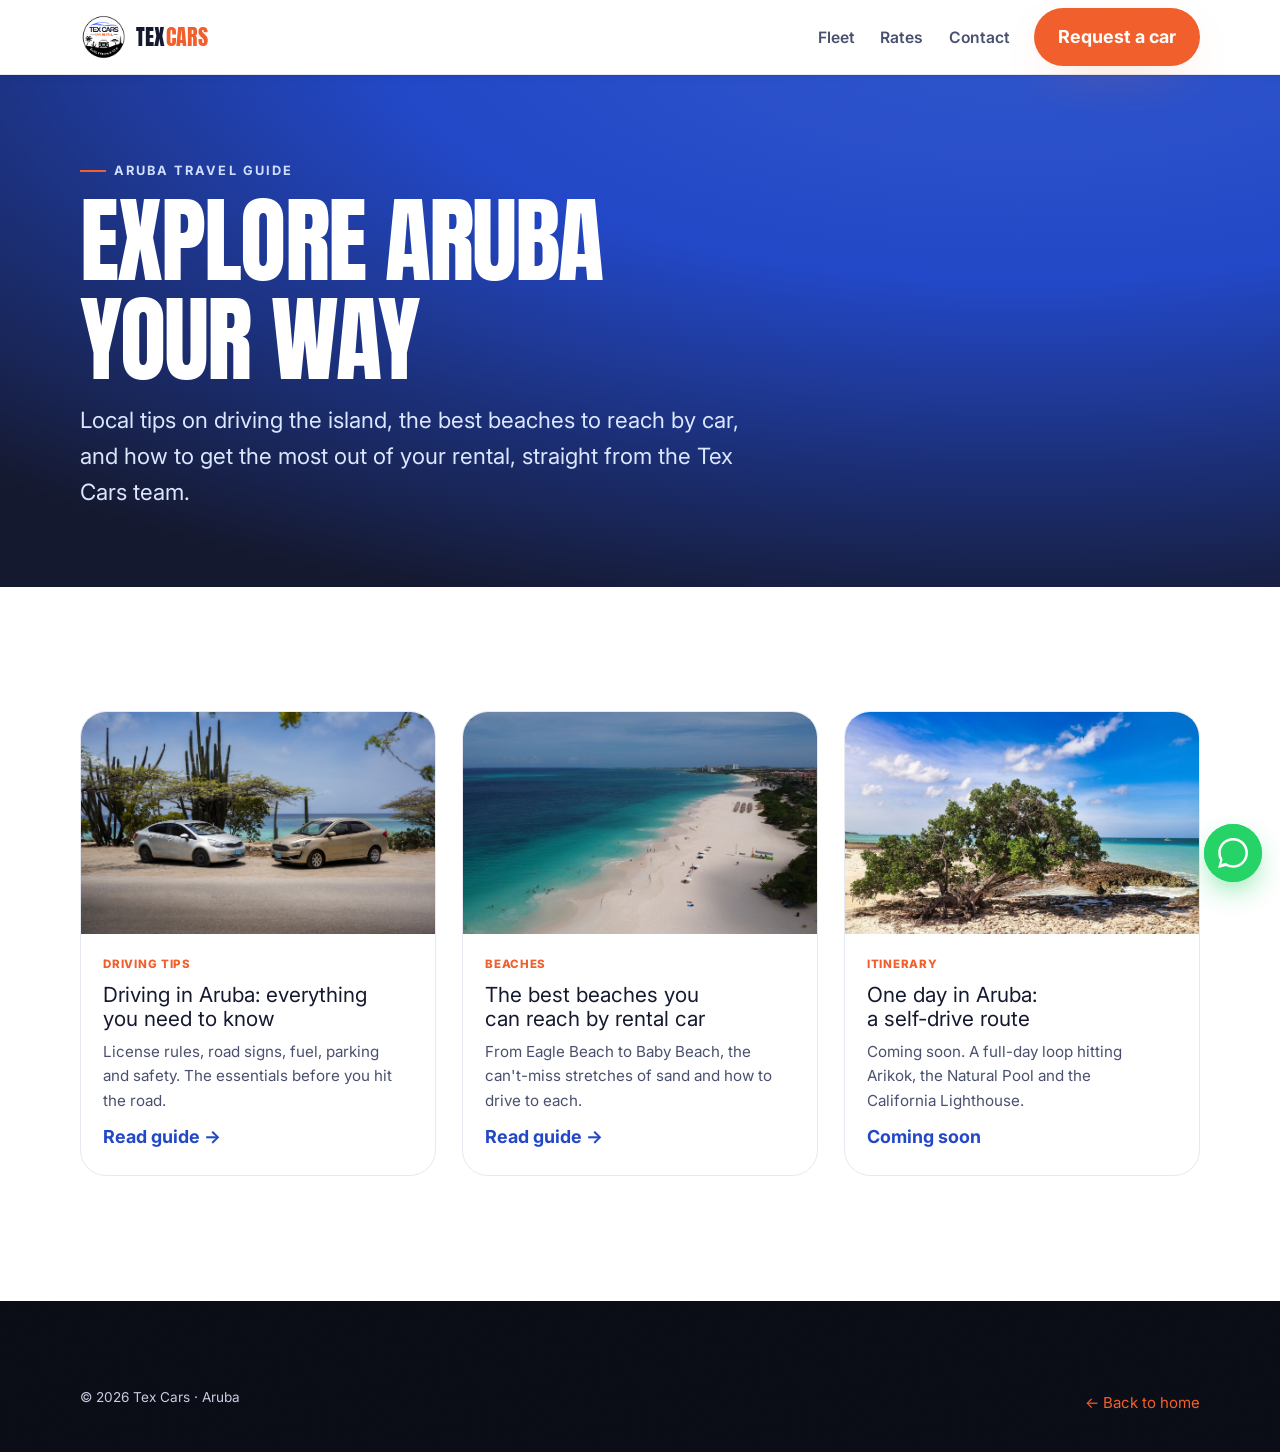
<file: site/blog/index.html>
<!DOCTYPE html>
<html lang="en">
<head>
  <meta charset="UTF-8" />
  <meta name="viewport" content="width=device-width, initial-scale=1.0" />
  <title>Aruba Travel Guide | Tex Cars</title>
  <meta name="description" content="Tips for getting around Aruba by car: driving rules, the best beaches you can reach, and how to make the most of your rental. By Tex Cars." />
  <meta name="theme-color" content="#2348C7" />
  <link rel="canonical" href="https://tex-cars.com/blog/" />
  <link rel="icon" type="image/png" href="../assets/logo/favicon-white.png" />
  <link rel="preconnect" href="https://fonts.googleapis.com" />
  <link rel="preconnect" href="https://fonts.gstatic.com" crossorigin />
  <link href="https://fonts.googleapis.com/css2?family=Anton&family=Inter:wght@400;500;600;700;800&display=swap" rel="stylesheet" />
  <link rel="stylesheet" href="../styles/reset.css" />
  <link rel="stylesheet" href="../styles/tokens.css" />
  <link rel="stylesheet" href="../styles/main.css" />
</head>
<body>
  <header class="header is-scrolled">
    <div class="container">
      <nav class="nav" aria-label="Main">
        <a class="nav__logo" href="../index.html" aria-label="Tex Cars home">
          <img src="../assets/logo/LOGOCIRCLE_COLOUR.png" alt="Tex Cars" />
          <span>TEX<b>CARS</b></span>
        </a>
        <ul class="nav__links">
          <li><a href="../index.html#fleet">Fleet</a></li>
          <li><a href="../index.html#rates">Rates</a></li>
          <li><a href="../index.html#contact">Contact</a></li>
        </ul>
        <div class="nav__actions">
          <a class="btn btn--wa" href="../book/" data-book-en="Request a car" data-book-nl="Vraag een auto aan">Request a car</a>
        </div>
      </nav>
    </div>
  </header>

  <main>
    <section class="blog-hero">
      <div class="container">
        <span class="eyebrow">Aruba travel guide</span>
        <h1>Explore Aruba<br>your way</h1>
        <p>Local tips on driving the island, the best beaches to reach by car, and how to get the most out of your rental, straight from the Tex Cars team.</p>
      </div>
    </section>

    <section class="section">
      <div class="container">
        <div class="post-grid">

          <a class="post-card" href="driving-in-aruba.html">
            <div class="post-card__img"><img src="../assets/img/hero-cars.jpg" alt="Tex Cars rental cars on the Aruba coast road" loading="lazy" /></div>
            <div class="post-card__body">
              <span class="post-card__tag">Driving tips</span>
              <h3>Driving in Aruba: everything you need to know</h3>
              <p>License rules, road signs, fuel, parking and safety. The essentials before you hit the road.</p>
              <span class="more">Read guide →</span>
            </div>
          </a>

          <a class="post-card" href="best-beaches-by-car-aruba.html">
            <div class="post-card__img"><img src="../assets/img/hero-beach.jpg" alt="Turquoise beach in Aruba" loading="lazy" /></div>
            <div class="post-card__body">
              <span class="post-card__tag">Beaches</span>
              <h3>The best beaches you can reach by rental car</h3>
              <p>From Eagle Beach to Baby Beach, the can't-miss stretches of sand and how to drive to each.</p>
              <span class="more">Read guide →</span>
            </div>
          </a>

          <a class="post-card" href="driving-in-aruba.html">
            <div class="post-card__img"><img src="../assets/img/hero-tree.jpg" alt="Divi-divi tree in Aruba" loading="lazy" /></div>
            <div class="post-card__body">
              <span class="post-card__tag">Itinerary</span>
              <h3>One day in Aruba: a self-drive route</h3>
              <p>Coming soon. A full-day loop hitting Arikok, the Natural Pool and the California Lighthouse.</p>
              <span class="more">Coming soon</span>
            </div>
          </a>

        </div>
      </div>
    </section>
  </main>

  <footer class="footer">
    <div class="container">
      <div class="footer__bottom" style="margin-top:0;border-top:none;">
        <span>© <span id="year">2026</span> Tex Cars · Aruba</span>
        <a href="../index.html">← Back to home</a>
      </div>
    </div>
  </footer>

  <a class="wa-float" href="https://wa.me/2975945454" target="_blank" rel="noopener" aria-label="WhatsApp">
    <svg viewBox="0 0 24 24" fill="currentColor"><path d="M.057 24l1.687-6.163a11.867 11.867 0 01-1.587-5.946C.16 5.335 5.495 0 12.05 0a11.817 11.817 0 018.413 3.488 11.824 11.824 0 013.48 8.414c-.003 6.557-5.338 11.892-11.893 11.892a11.9 11.9 0 01-5.688-1.448L.057 24zm6.597-3.807c1.676.995 3.276 1.591 5.392 1.592 5.448 0 9.886-4.434 9.889-9.885.002-5.462-4.415-9.89-9.881-9.892-5.452 0-9.887 4.434-9.889 9.884a9.86 9.86 0 001.51 5.26l-.999 3.648 3.738-.979z"/></svg>
  </a>
  <script src="../data/config.js"></script>
  <script src="../scripts/booking-bridge.js"></script>
  <script>document.getElementById('year').textContent=new Date().getFullYear();</script>
</body>
</html>
</file>
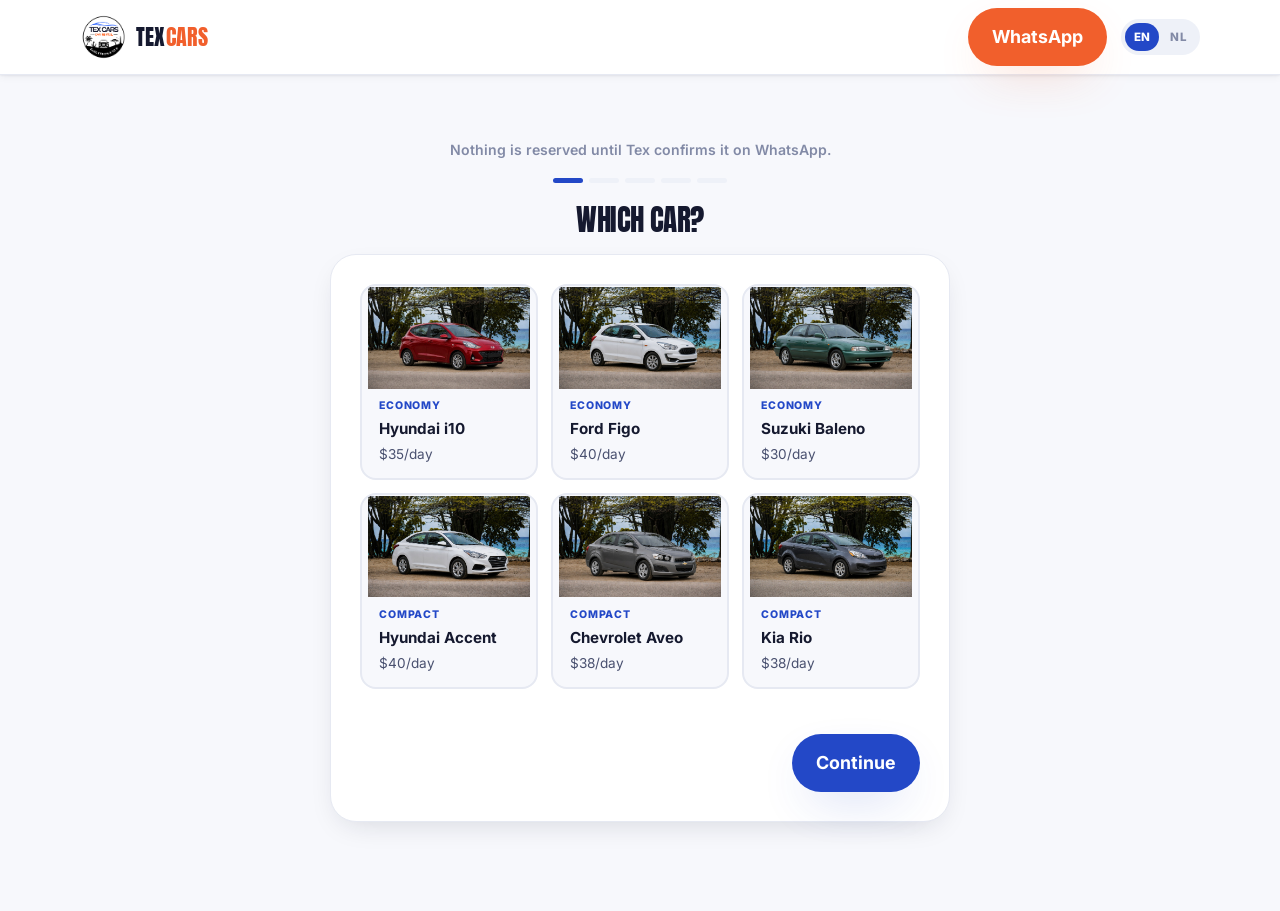
<file: site/book/index.html>
<!DOCTYPE html>
<html lang="en">
<head>
  <meta charset="UTF-8" />
  <meta name="viewport" content="width=device-width, initial-scale=1.0" />
  <title>Request a car | Tex Cars Aruba</title>
  <meta name="description" content="Tell us which car and which days, and Tex answers you on WhatsApp. Four taps, nothing to pay, nothing reserved until Tex confirms." />
  <meta name="theme-color" content="#2348C7" />
  <link rel="canonical" href="https://tex-cars.com/book/" />

  <meta property="og:title" content="Request a car | Tex Cars Aruba" />
  <meta property="og:description" content="Four taps and Tex answers you on WhatsApp." />
  <meta property="og:type" content="website" />
  <meta property="og:url" content="https://tex-cars.com/book/" />
  <!-- Absolute, because a crawler resolves og:image against nothing. -->
  <meta property="og:image" content="https://tex-cars.com/assets/logo/LOGOCIRCLE_COLOUR.png" />

  <link rel="icon" type="image/png" href="../assets/logo/favicon-white.png" />
  <link rel="apple-touch-icon" href="../assets/logo/LOGOCIRCLE_WHITE.png" />

  <link rel="preconnect" href="https://fonts.googleapis.com" />
  <link rel="preconnect" href="https://fonts.gstatic.com" crossorigin />
  <link href="https://fonts.googleapis.com/css2?family=Anton&family=Inter:wght@400;500;600;700;800&display=swap" rel="stylesheet" />

  <link rel="stylesheet" href="../styles/reset.css" />
  <link rel="stylesheet" href="../styles/tokens.css" />
  <link rel="stylesheet" href="../styles/main.css" />

  <!-- With JavaScript off the quiz cannot render, so it steps aside for a
       plain WhatsApp link that works on its own. -->
  <noscript><style>.quiz { display: none; } .q-noscript { display: block; }</style></noscript>
</head>
<body class="lang-en">

  <header class="header is-scrolled">
    <div class="container">
      <nav class="nav" aria-label="Main">
        <a class="nav__logo" href="../index.html" aria-label="Tex Cars home">
          <img src="../assets/logo/LOGOCIRCLE_COLOUR.png" alt="Tex Cars" />
          <span>TEX<b>CARS</b></span>
        </a>
        <div class="nav__actions" style="margin-left:auto">
          <!-- Static, always visible, no JavaScript involved. The other two
               WhatsApp links on this page are both hidden until quiz.js runs:
               the noscript one only appears with scripting off, and the send
               anchor sits inside a .q-step that stays display:none until the
               script activates it. So if quiz.js ever fails to load, this is
               the only way left to reach Tex from the page that is now the
               whole booking funnel. Deliberately a plain link and not the
               floating green bubble, which is left off this page on purpose
               so it cannot compete with the send button. -->
          <a class="btn btn--wa" href="https://wa.me/2975945454"
             data-en="WhatsApp" data-nl="WhatsApp">WhatsApp</a>
          <div class="langs" role="group" aria-label="Language">
            <button class="lang-btn" data-set-lang="en">EN</button>
            <button class="lang-btn" data-set-lang="nl">NL</button>
          </div>
        </div>
      </nav>
    </div>
  </header>

  <main class="quiz-page">
    <div class="container">

      <div class="q-noscript">
        <h1 data-en="Message Tex on WhatsApp" data-nl="Stuur Tex een bericht op WhatsApp">Message Tex on WhatsApp</h1>
        <p data-en="This page needs JavaScript to build your request. Tap below and tell Tex which car and which days." data-nl="Deze pagina heeft JavaScript nodig om je aanvraag op te bouwen. Tik hieronder en vertel Tex welke auto en welke dagen.">This page needs JavaScript to build your request. Tap below and tell Tex which car and which days.</p>
        <a class="btn btn--wa btn--lg" href="https://wa.me/2975945454?text=Hi%20Tex%2C%20I%27d%20like%20to%20rent%20a%20car."
           data-en="Open WhatsApp" data-nl="Open WhatsApp">Open WhatsApp</a>
      </div>

      <div class="quiz">
        <p class="q-trust"
           data-en="Nothing is reserved until Tex confirms it on WhatsApp."
           data-nl="Er is niets gereserveerd tot Tex het op WhatsApp bevestigt.">Nothing is reserved until Tex confirms it on WhatsApp.</p>

        <div class="quiz-progress" aria-hidden="true"><i class="on"></i><i></i><i></i><i></i><i></i></div>

        <!-- The DOM layer writes the active step's name in here on every
             step change, so a screen reader announces the move even though
             the visible heading swap between .q-step sections is silent. -->
        <div class="visually-hidden" id="qStepAnnounce" aria-live="polite" aria-atomic="true"></div>

        <!-- ============ STEP 1 - the car ============ -->
        <section class="q-step is-active" data-validate="car" tabindex="-1" aria-labelledby="qTitleCar">
          <h1 class="q-title" id="qTitleCar" data-en="Which car?" data-nl="Welke auto?">Which car?</h1>
          <div class="q-card">
            <div class="q-cars" id="qCars"></div>
            <p class="q-error" role="alert"></p>
            <div class="q-nav"><span></span><button type="button" class="btn btn--primary" data-next data-en="Continue" data-nl="Verder">Continue</button></div>
          </div>
        </section>

        <!-- ============ STEP 2 - the dates ============ -->
        <section class="q-step" data-validate="dates" tabindex="-1" aria-labelledby="qTitleDates">
          <h1 class="q-title" id="qTitleDates" data-en="When do you need it?" data-nl="Wanneer heb je hem nodig?">When do you need it?</h1>
          <p class="q-sub" data-en="Tap your pick-up day, then your return day." data-nl="Tik je ophaaldag aan, daarna je terugbrengdag.">Tap your pick-up day, then your return day.</p>
          <div class="q-card">
            <div class="cal2" id="qCal"></div>
            <p class="q-error" role="alert"></p>
            <div class="q-nav">
              <button type="button" class="btn btn--ghost" data-back data-en="Back" data-nl="Terug">Back</button>
              <button type="button" class="btn btn--primary" data-next data-en="Continue" data-nl="Verder">Continue</button>
            </div>
          </div>
        </section>

        <!-- ============ STEP 3 - the delivery preference ============ -->
        <section class="q-step" data-validate="delivery" tabindex="-1" aria-labelledby="qTitleDelivery">
          <h1 class="q-title" id="qTitleDelivery" data-en="Where would you like it?" data-nl="Waar wil je hem hebben?">Where would you like it?</h1>
          <div class="q-card">
            <!-- role=radiogroup/radio makes this a real single-choice group
                 for screen readers instead of three unrelated buttons. The
                 DOM layer must keep aria-checked in sync: "true" on the
                 chosen button, "false" on the other two, whenever a choice
                 is made. -->
            <div class="q-opts" role="radiogroup" aria-labelledby="qTitleDelivery">
              <button type="button" class="q-opt" role="radio" aria-checked="false" data-delivery="airport" data-en="Bring it to the airport" data-nl="Breng hem naar het vliegveld">Bring it to the airport</button>
              <button type="button" class="q-opt" role="radio" aria-checked="false" data-delivery="hotel" data-en="Bring it to my hotel" data-nl="Breng hem naar mijn hotel">Bring it to my hotel</button>
              <button type="button" class="q-opt" role="radio" aria-checked="false" data-delivery="pickup" data-en="I collect it at Tex" data-nl="Ik haal hem op bij Tex">I collect it at Tex</button>
            </div>

            <p class="q-notice"
               data-en="This is a request, not a confirmed pick-up. Tex will tell you what works on WhatsApp."
               data-nl="Dit is een verzoek, geen bevestigde afspraak. Tex laat je op WhatsApp weten wat kan.">This is a request, not a confirmed pick-up. Tex will tell you what works on WhatsApp.</p>

            <label class="field q-field">
              <span data-en="Anything about the drop-off? (optional)" data-nl="Iets over de aflevering? (optioneel)">Anything about the drop-off? (optional)</span>
              <input type="text" id="qNote" maxlength="200" autocomplete="off"
                     placeholder="Hotel name, flight number, time of day"
                     data-en-placeholder="Hotel name, flight number, time of day"
                     data-nl-placeholder="Hotelnaam, vluchtnummer, tijdstip" />
              <small class="q-count" id="qNoteCount" hidden></small>
            </label>

            <p class="q-error" role="alert"></p>
            <div class="q-nav">
              <button type="button" class="btn btn--ghost" data-back data-en="Back" data-nl="Terug">Back</button>
              <button type="button" class="btn btn--primary" data-next data-en="Continue" data-nl="Verder">Continue</button>
            </div>
          </div>
        </section>

        <!-- ============ STEP 4 - who to message ============ -->
        <section class="q-step" data-validate="who" tabindex="-1" aria-labelledby="qTitleWho">
          <h1 class="q-title" id="qTitleWho" data-en="Who should Tex message?" data-nl="Wie mag Tex een bericht sturen?">Who should Tex message?</h1>
          <div class="q-card">
            <label class="field q-field">
              <span data-en="Your name" data-nl="Je naam">Your name</span>
              <input type="text" id="qName" maxlength="60" autocomplete="name" />
            </label>

            <p class="q-error" role="alert"></p>
            <div class="q-nav">
              <button type="button" class="btn btn--ghost" data-back data-en="Back" data-nl="Terug">Back</button>
              <button type="button" class="btn btn--primary" data-next data-en="Continue" data-nl="Verder">Continue</button>
            </div>
          </div>
        </section>

        <!-- ============ SEND ============ -->
        <section class="q-step" data-validate="none" tabindex="-1" aria-labelledby="qTitleSend">
          <h1 class="q-title" id="qTitleSend" data-en="Send it to Tex" data-nl="Stuur het naar Tex">Send it to Tex</h1>
          <div class="q-card">
            <ul class="q-recap">
              <li><b data-en="Car" data-nl="Auto">Car</b><span id="rCar"></span></li>
              <li><b data-en="From" data-nl="Van">From</b><span id="rFrom"></span></li>
              <li><b data-en="Until" data-nl="Tot">Until</b><span id="rUntil"></span></li>
              <li id="rEstRow"><b data-en="Estimate" data-nl="Schatting">Estimate</b><span id="rEst"></span></li>
              <li><b data-en="Where" data-nl="Waar">Where</b><span id="rWhere"></span></li>
              <li id="rNoteRow"><b data-en="Note" data-nl="Opmerking">Note</b><span id="rNote"></span></li>
              <li><b data-en="Name" data-nl="Naam">Name</b><span id="rName"></span></li>
            </ul>

            <p class="q-estimate" id="qEstimate"></p>
            <p class="q-deposit" id="qDeposit"></p>

            <!-- The consent line says what actually happens and nothing more.
                 Nothing on this page is saved, sent or stored, so there is no
                 storage claim, no retention period and no privacy policy link
                 to hang off a collection notice that does not apply. -->
            <p class="q-consent"
               data-en="This opens WhatsApp with your details ready to send. You press send yourself, and nothing is reserved until Tex confirms it."
               data-nl="Dit opent WhatsApp met je gegevens klaar om te versturen. Je drukt zelf op verzenden, en er is niets gereserveerd tot Tex het bevestigt.">This opens WhatsApp with your details ready to send. You press send yourself, and nothing is reserved until Tex confirms it.</p>

            <!-- One anchor, one tap, same tab, no target. The href here is a
                 working fallback for JavaScript off; renderSend rewrites it
                 from state every time this screen is drawn. -->
            <a class="btn btn--wa btn--block btn--lg q-openwa" id="qOpenWa"
               href="https://wa.me/2975945454?text=Hi%20Tex%2C%20I%27d%20like%20to%20rent%20a%20car."
               data-en="Send it on WhatsApp" data-nl="Stuur het via WhatsApp">Send it on WhatsApp</a>

            <div class="q-nav">
              <button type="button" class="btn btn--ghost" data-back data-en="Back" data-nl="Terug">Back</button>
              <span></span>
            </div>
          </div>
        </section>
      </div>
    </div>
  </main>

  <script src="../data/config.js"></script>
  <script src="../data/fleet.js"></script>
  <script src="../scripts/i18n.js"></script>
  <script src="../scripts/quiz.js"></script>
</body>
</html>
</file>
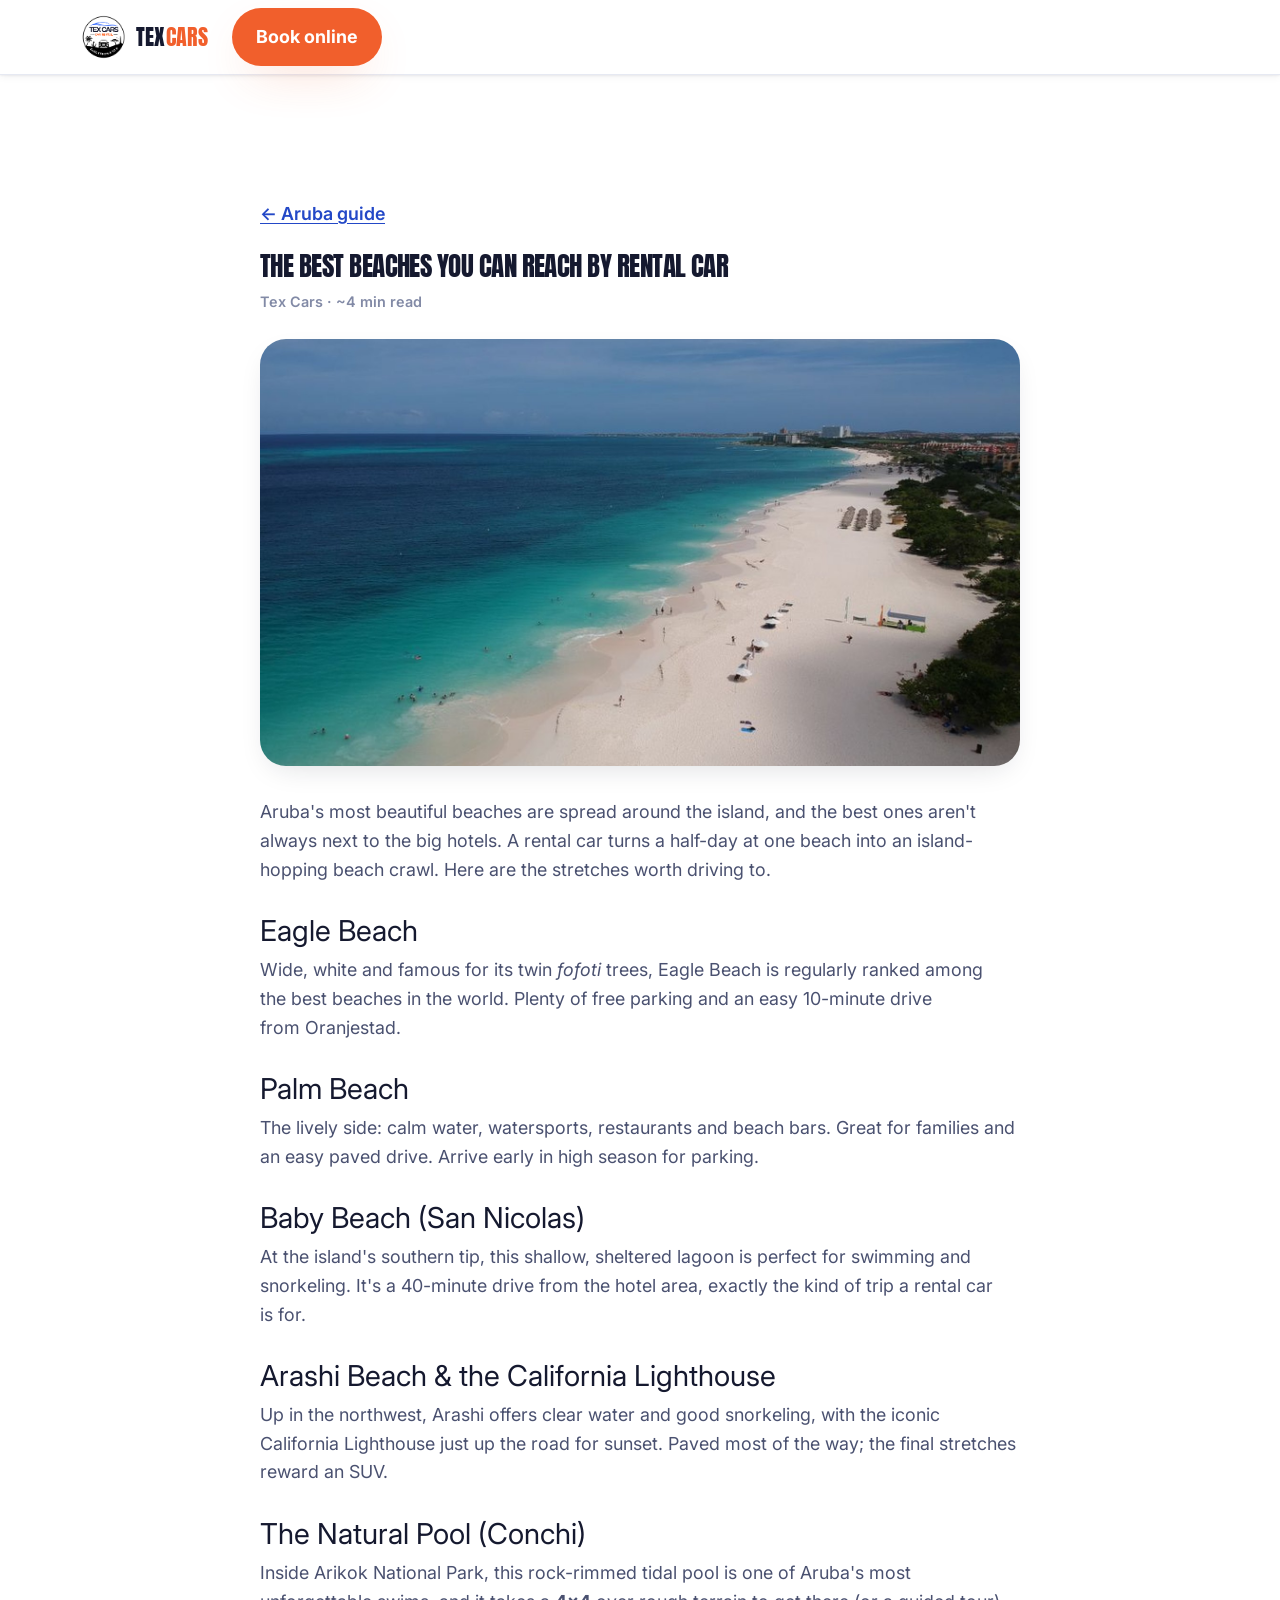
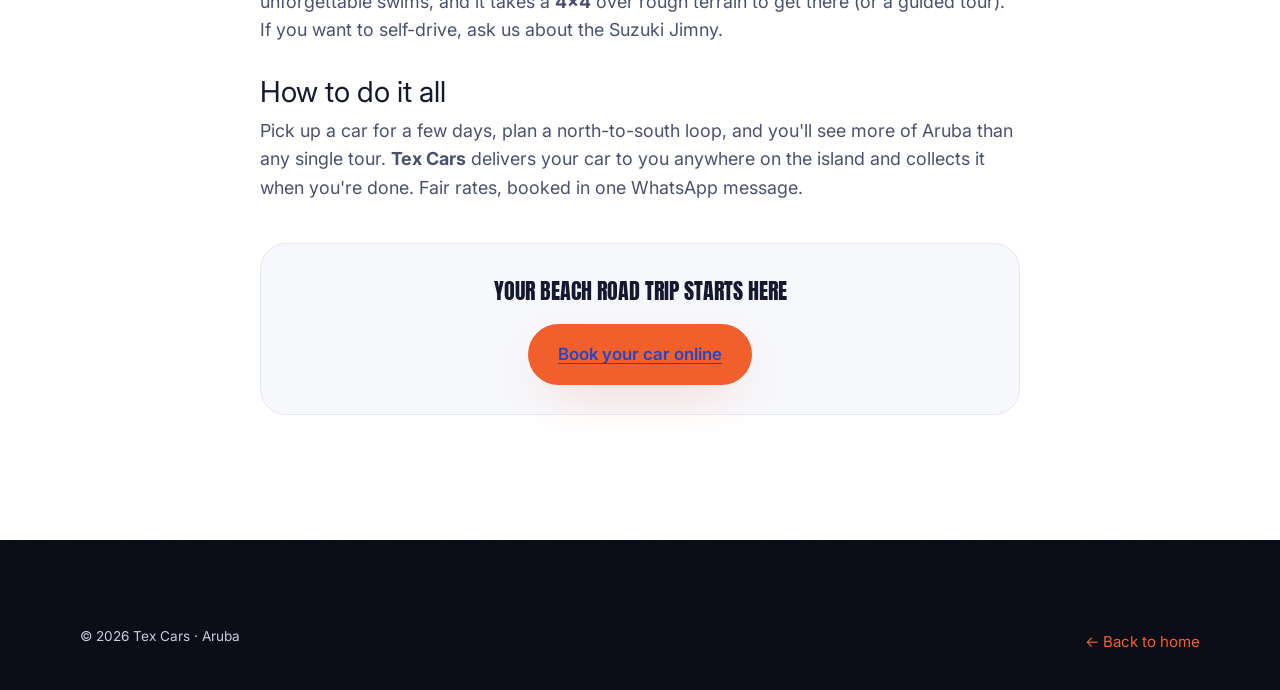
<file: blog/best-beaches-by-car-aruba.html>
<!DOCTYPE html>
<html lang="en">
<head>
  <meta charset="UTF-8" />
  <meta name="viewport" content="width=device-width, initial-scale=1.0" />
  <title>The Best Aruba Beaches You Can Reach by Rental Car | Tex Cars</title>
  <meta name="description" content="From Eagle Beach to Baby Beach, the best beaches in Aruba to reach by rental car, with driving tips for each. By Tex Cars." />
  <meta name="theme-color" content="#2348C7" />
  <link rel="canonical" href="https://tex-cars.com/blog/best-beaches-by-car-aruba.html" />
  <link rel="icon" type="image/png" href="../assets/logo/favicon-white.png" />
  <link rel="preconnect" href="https://fonts.googleapis.com" />
  <link rel="preconnect" href="https://fonts.gstatic.com" crossorigin />
  <link href="https://fonts.googleapis.com/css2?family=Anton&family=Inter:wght@400;500;600;700;800&display=swap" rel="stylesheet" />
  <link rel="stylesheet" href="../styles/reset.css" />
  <link rel="stylesheet" href="../styles/tokens.css" />
  <link rel="stylesheet" href="../styles/main.css" />
</head>
<body>
  <header class="header is-scrolled">
    <div class="container">
      <nav class="nav" aria-label="Main">
        <a class="nav__logo" href="../index.html"><img src="../assets/logo/LOGOCIRCLE_COLOUR.png" alt="Tex Cars" /><span>TEX<b>CARS</b></span></a>
        <div class="nav__actions"><a class="btn btn--wa" href="https://wa.me/2975945454" target="_blank" rel="noopener" data-booking-href="/book" data-book-en="Book online">Book now</a></div>
      </nav>
    </div>
  </header>

  <main class="section">
    <div class="container">
      <article class="article">
        <a class="backlink" href="index.html">← Aruba guide</a>
        <h1>The Best Beaches You Can Reach by Rental Car</h1>
        <p class="meta">Tex Cars · ~4 min read</p>

        <div class="article__cover"><img src="../assets/img/hero-beach.jpg" alt="Turquoise water and white sand in Aruba" /></div>

        <p>Aruba's most beautiful beaches are spread around the island, and the best ones aren't always next to the big hotels. A rental car turns a half-day at one beach into an island-hopping beach crawl. Here are the stretches worth driving to.</p>

        <h2>Eagle Beach</h2>
        <p>Wide, white and famous for its twin <em>fofoti</em> trees, Eagle Beach is regularly ranked among the best beaches in the world. Plenty of free parking and an easy 10-minute drive from Oranjestad.</p>

        <h2>Palm Beach</h2>
        <p>The lively side: calm water, watersports, restaurants and beach bars. Great for families and an easy paved drive. Arrive early in high season for parking.</p>

        <h2>Baby Beach (San Nicolas)</h2>
        <p>At the island's southern tip, this shallow, sheltered lagoon is perfect for swimming and snorkeling. It's a 40-minute drive from the hotel area, exactly the kind of trip a rental car is for.</p>

        <h2>Arashi Beach &amp; the California Lighthouse</h2>
        <p>Up in the northwest, Arashi offers clear water and good snorkeling, with the iconic California Lighthouse just up the road for sunset. Paved most of the way; the final stretches reward an SUV.</p>

        <h2>The Natural Pool (Conchi)</h2>
        <p>Inside Arikok National Park, this rock-rimmed tidal pool is one of Aruba's most unforgettable swims, and it takes a <strong>4x4</strong> over rough terrain to get there (or a guided tour). If you want to self-drive, ask us about the Suzuki Jimny.</p>

        <h2>How to do it all</h2>
        <p>Pick up a car for a few days, plan a north-to-south loop, and you'll see more of Aruba than any single tour. <strong>Tex Cars</strong> delivers your car to you anywhere on the island and collects it when you're done. Fair rates, booked in one WhatsApp message.</p>

        <div class="article__cta">
          <p>Your beach road trip starts here</p>
          <a class="btn btn--wa btn--lg" href="https://wa.me/2975945454" target="_blank" rel="noopener" data-booking-href="/book" data-book-en="Book your car online">Book your car on WhatsApp</a>
        </div>
      </article>
    </div>
  </main>

  <footer class="footer">
    <div class="container">
      <div class="footer__bottom" style="margin-top:0;border-top:none;">
        <span>© <span id="year">2026</span> Tex Cars · Aruba</span>
        <a href="../index.html">← Back to home</a>
      </div>
    </div>
  </footer>
  <script src="../data/config.js"></script>
  <script src="../scripts/booking-bridge.js"></script>
  <script>document.getElementById('year').textContent=new Date().getFullYear();</script>
</body>
</html>
</file>
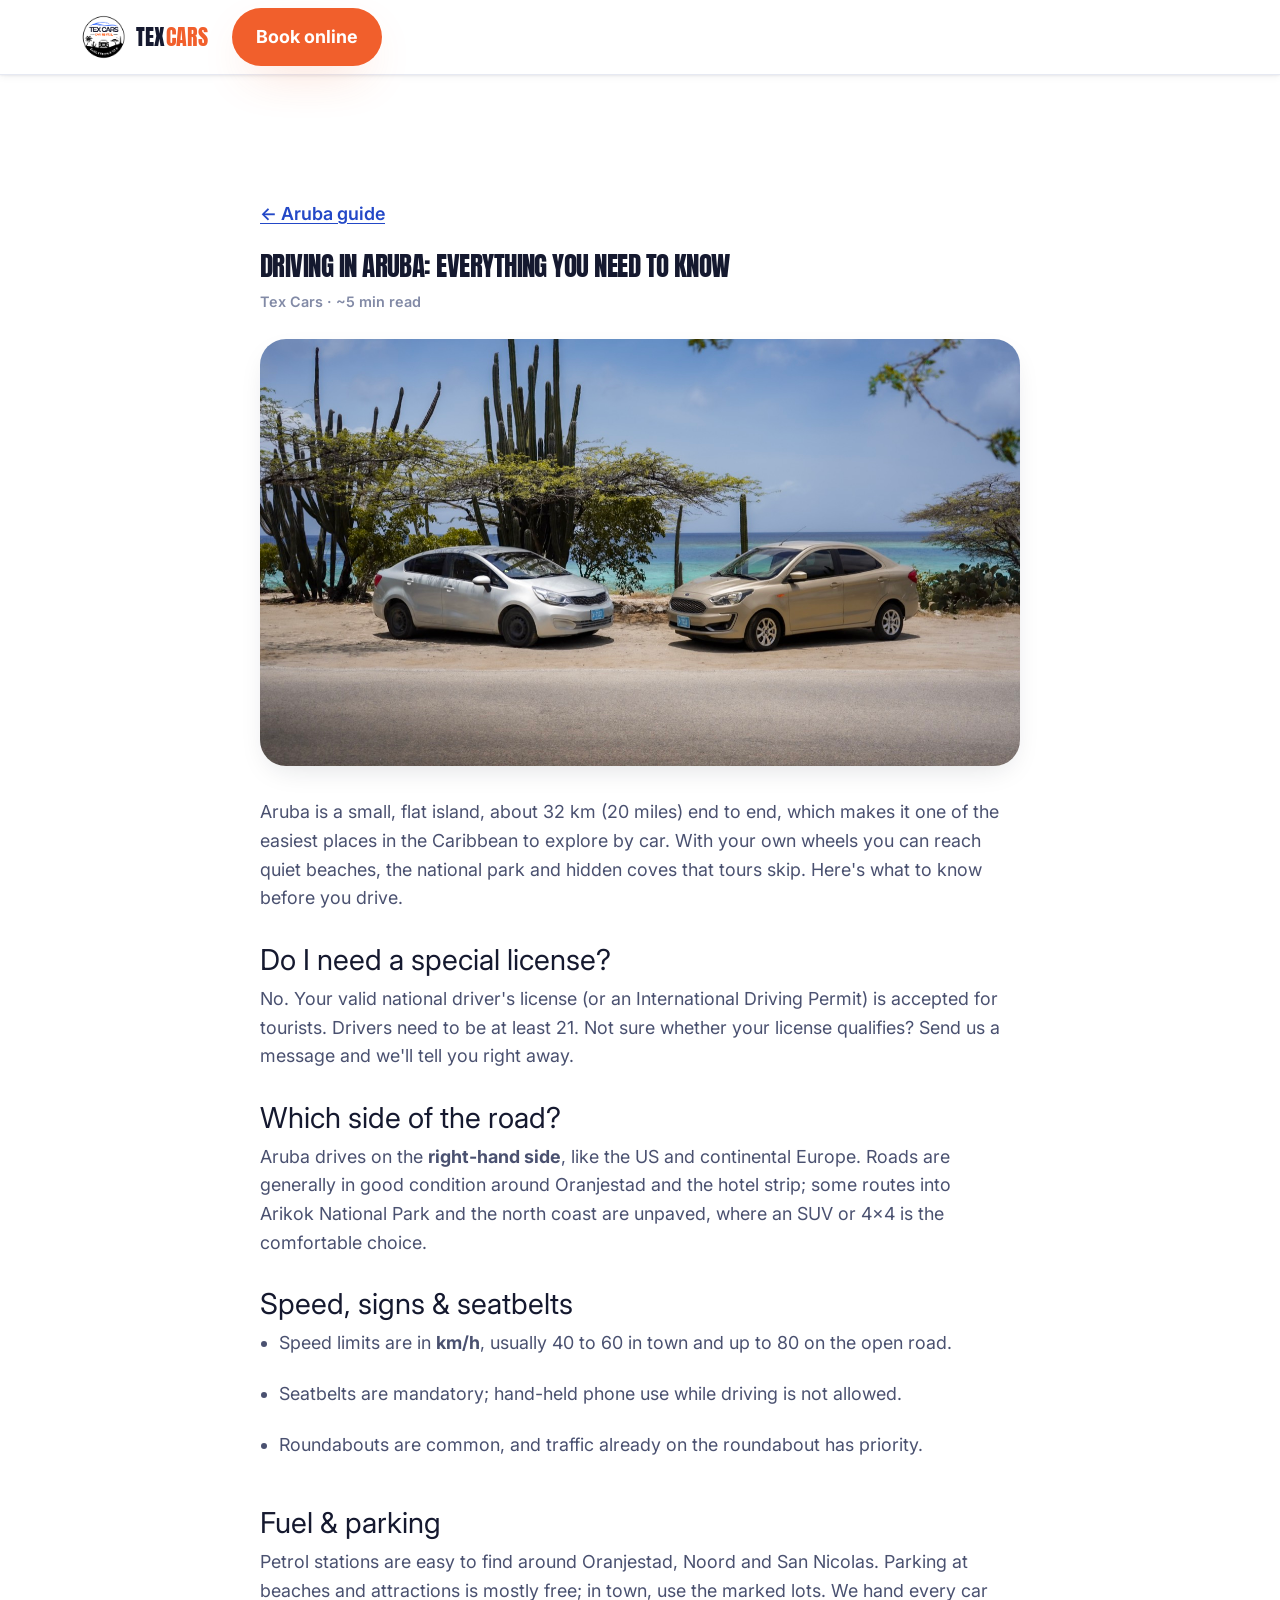
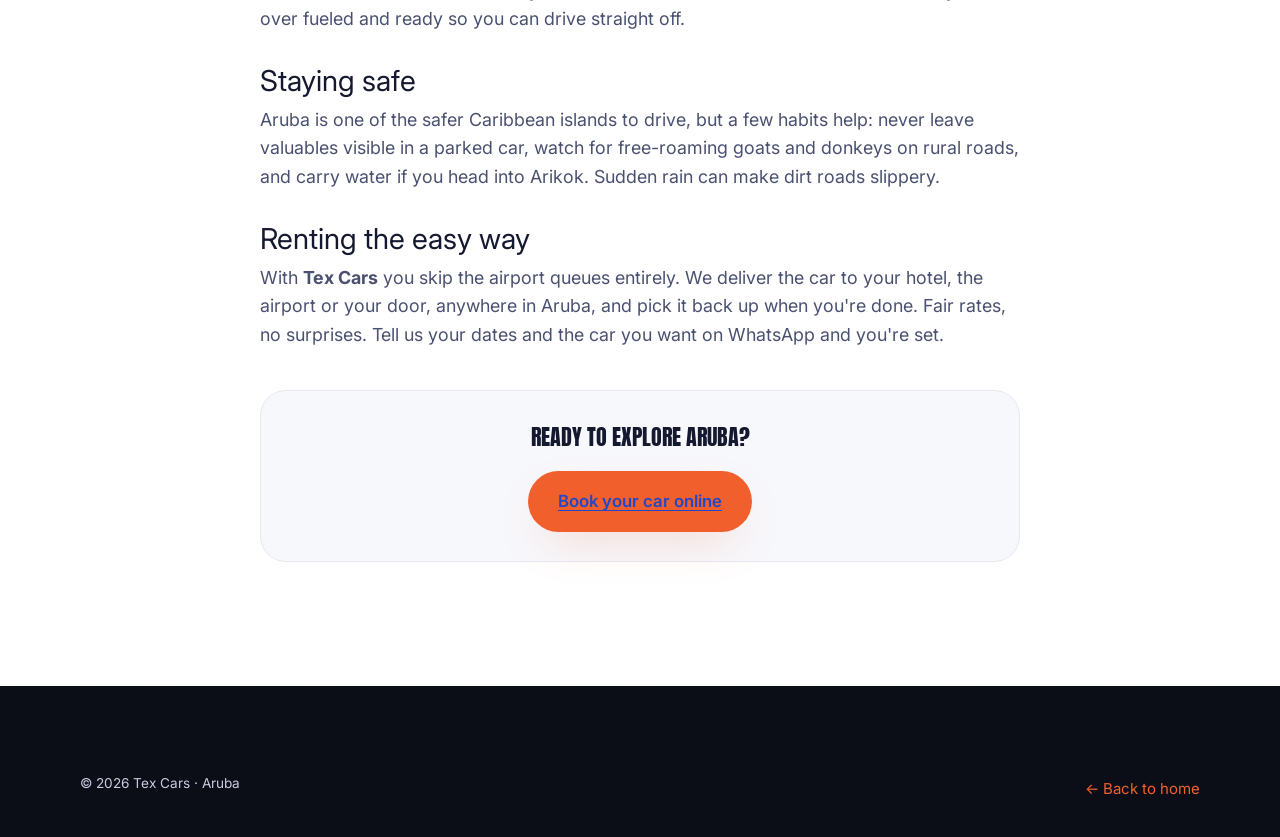
<file: blog/driving-in-aruba.html>
<!DOCTYPE html>
<html lang="en">
<head>
  <meta charset="UTF-8" />
  <meta name="viewport" content="width=device-width, initial-scale=1.0" />
  <title>Driving in Aruba: Everything You Need to Know (2026) | Tex Cars</title>
  <meta name="description" content="A complete guide to driving in Aruba: license rules, road signs, fuel, parking, safety and renting a car. Local tips from Tex Cars." />
  <meta name="theme-color" content="#2348C7" />
  <link rel="canonical" href="https://tex-cars.com/blog/driving-in-aruba.html" />
  <link rel="icon" type="image/png" href="../assets/logo/favicon-white.png" />
  <link rel="preconnect" href="https://fonts.googleapis.com" />
  <link rel="preconnect" href="https://fonts.gstatic.com" crossorigin />
  <link href="https://fonts.googleapis.com/css2?family=Anton&family=Inter:wght@400;500;600;700;800&display=swap" rel="stylesheet" />
  <link rel="stylesheet" href="../styles/reset.css" />
  <link rel="stylesheet" href="../styles/tokens.css" />
  <link rel="stylesheet" href="../styles/main.css" />
</head>
<body>
  <header class="header is-scrolled">
    <div class="container">
      <nav class="nav" aria-label="Main">
        <a class="nav__logo" href="../index.html"><img src="../assets/logo/LOGOCIRCLE_COLOUR.png" alt="Tex Cars" /><span>TEX<b>CARS</b></span></a>
        <div class="nav__actions"><a class="btn btn--wa" href="https://wa.me/2975945454" target="_blank" rel="noopener" data-booking-href="/book" data-book-en="Book online">Book now</a></div>
      </nav>
    </div>
  </header>

  <main class="section">
    <div class="container">
      <article class="article">
        <a class="backlink" href="index.html">← Aruba guide</a>
        <h1>Driving in Aruba: Everything You Need to Know</h1>
        <p class="meta">Tex Cars · ~5 min read</p>

        <div class="article__cover"><img src="../assets/img/hero-cars.jpg" alt="Tex Cars rental cars parked along the Aruba coast road" /></div>

        <p>Aruba is a small, flat island, about 32 km (20 miles) end to end, which makes it one of the easiest places in the Caribbean to explore by car. With your own wheels you can reach quiet beaches, the national park and hidden coves that tours skip. Here's what to know before you drive.</p>

        <h2>Do I need a special license?</h2>
        <p>No. Your valid national driver's license (or an International Driving Permit) is accepted for tourists. Drivers need to be at least 21. Not sure whether your license qualifies? Send us a message and we'll tell you right away.</p>

        <h2>Which side of the road?</h2>
        <p>Aruba drives on the <strong>right-hand side</strong>, like the US and continental Europe. Roads are generally in good condition around Oranjestad and the hotel strip; some routes into Arikok National Park and the north coast are unpaved, where an SUV or 4x4 is the comfortable choice.</p>

        <h2>Speed, signs &amp; seatbelts</h2>
        <ul>
          <li>Speed limits are in <strong>km/h</strong>, usually 40 to 60 in town and up to 80 on the open road.</li>
          <li>Seatbelts are mandatory; hand-held phone use while driving is not allowed.</li>
          <li>Roundabouts are common, and traffic already on the roundabout has priority.</li>
        </ul>

        <h2>Fuel &amp; parking</h2>
        <p>Petrol stations are easy to find around Oranjestad, Noord and San Nicolas. Parking at beaches and attractions is mostly free; in town, use the marked lots. We hand every car over fueled and ready so you can drive straight off.</p>

        <h2>Staying safe</h2>
        <p>Aruba is one of the safer Caribbean islands to drive, but a few habits help: never leave valuables visible in a parked car, watch for free-roaming goats and donkeys on rural roads, and carry water if you head into Arikok. Sudden rain can make dirt roads slippery.</p>

        <h2>Renting the easy way</h2>
        <p>With <strong>Tex Cars</strong> you skip the airport queues entirely. We deliver the car to your hotel, the airport or your door, anywhere in Aruba, and pick it back up when you're done. Fair rates, no surprises. Tell us your dates and the car you want on WhatsApp and you're set.</p>

        <div class="article__cta">
          <p>Ready to explore Aruba?</p>
          <a class="btn btn--wa btn--lg" href="https://wa.me/2975945454" target="_blank" rel="noopener" data-booking-href="/book" data-book-en="Book your car online">Book your car on WhatsApp</a>
        </div>
      </article>
    </div>
  </main>

  <footer class="footer">
    <div class="container">
      <div class="footer__bottom" style="margin-top:0;border-top:none;">
        <span>© <span id="year">2026</span> Tex Cars · Aruba</span>
        <a href="../index.html">← Back to home</a>
      </div>
    </div>
  </footer>
  <script src="../data/config.js"></script>
  <script src="../scripts/booking-bridge.js"></script>
  <script>document.getElementById('year').textContent=new Date().getFullYear();</script>
</body>
</html>
</file>
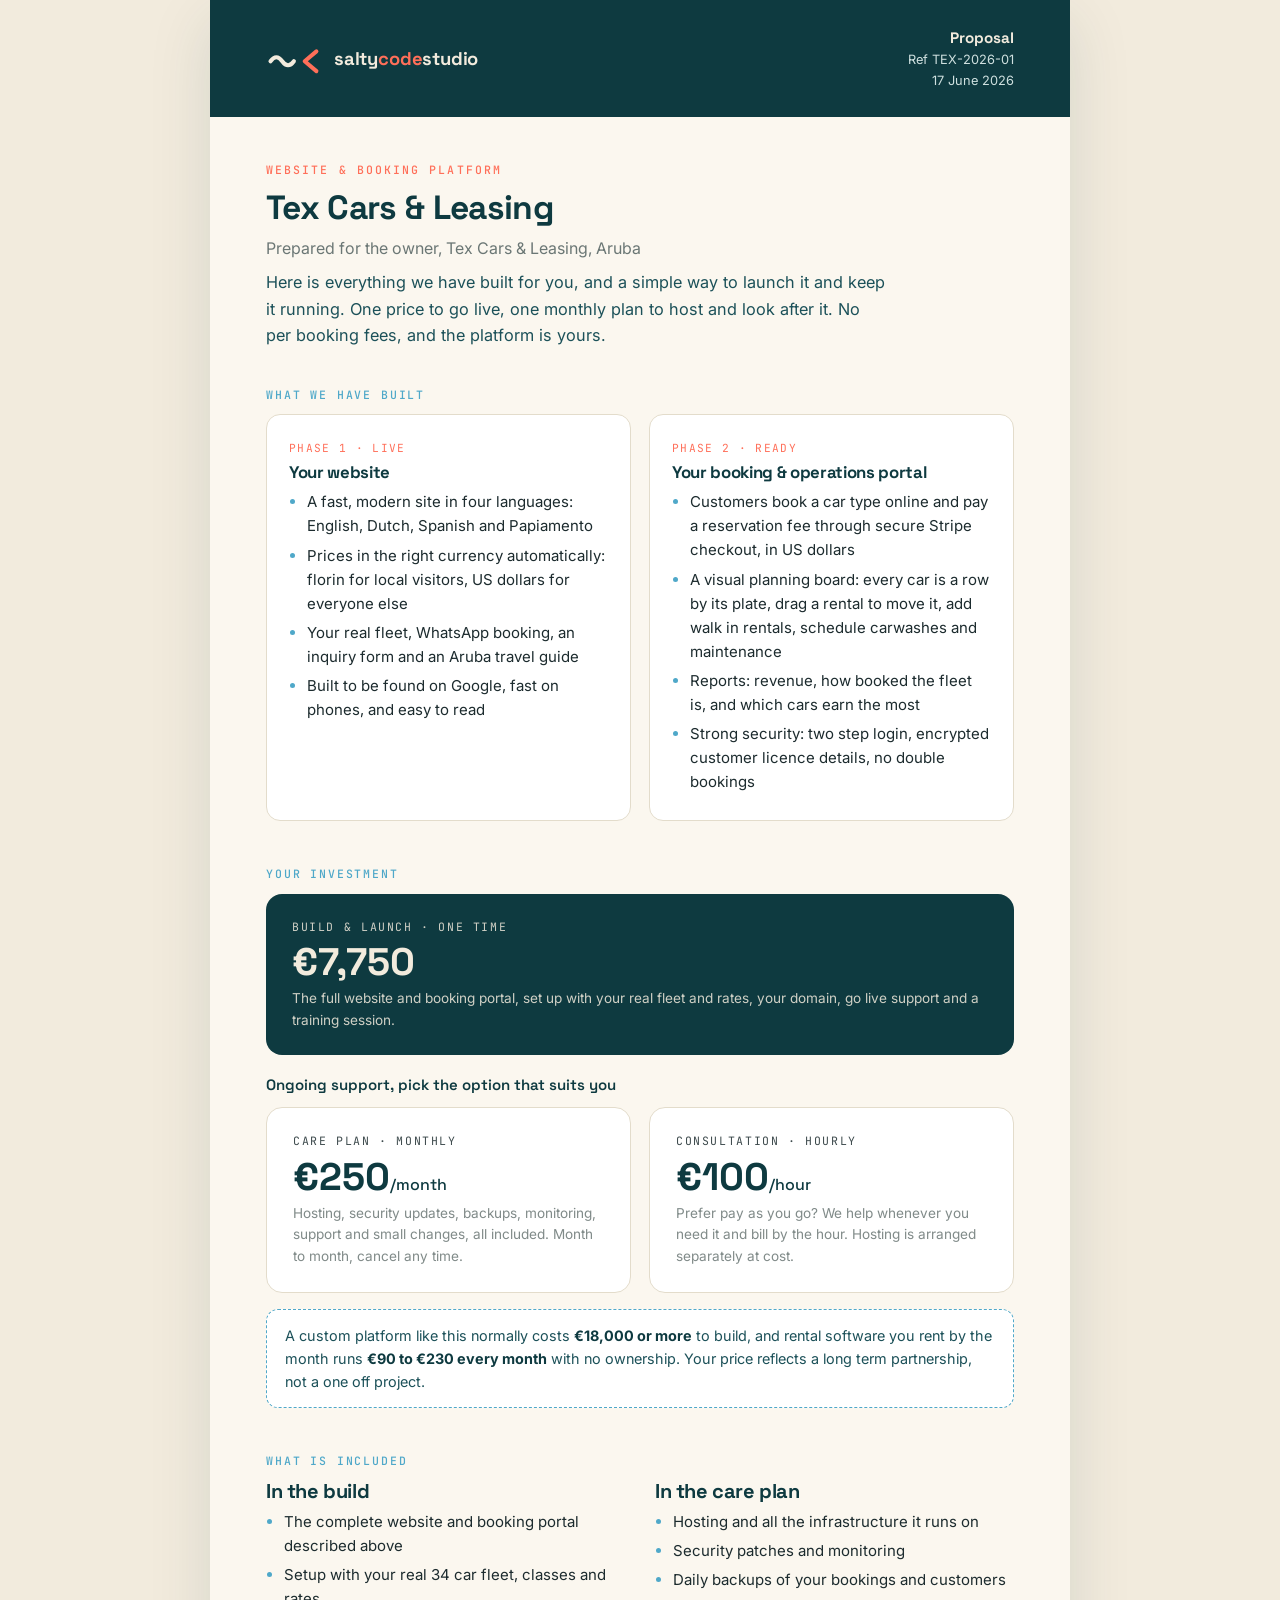
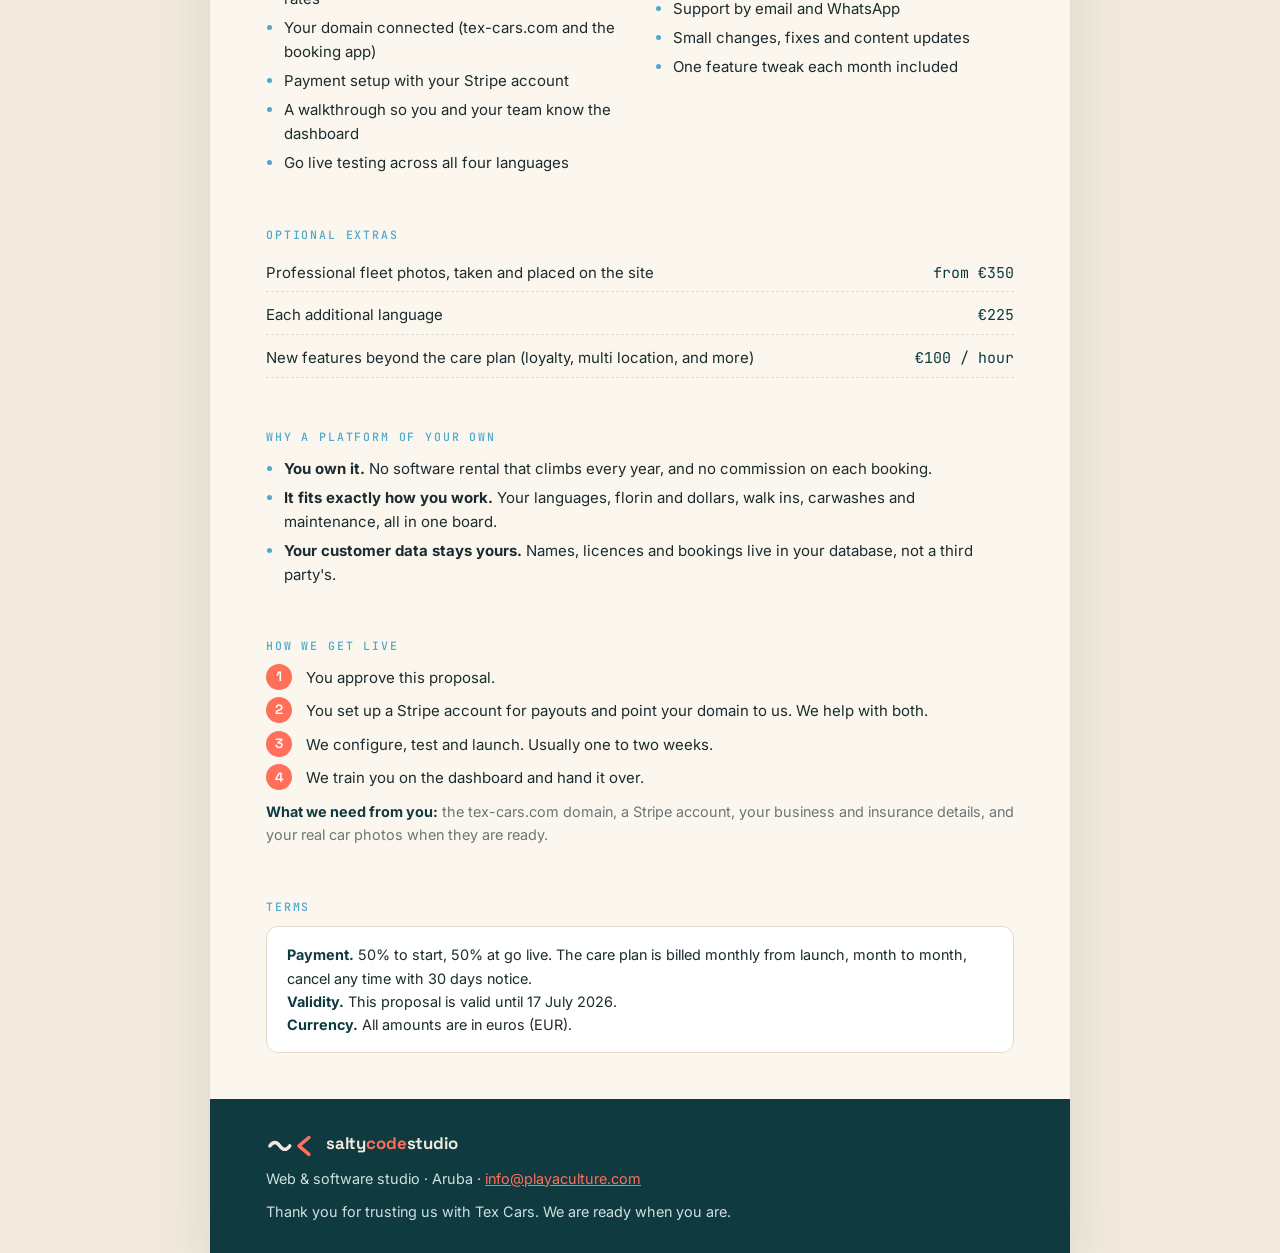
<file: proposal/tex-cars-proposal.html>
<!doctype html>
<html lang="en">
<head>
<meta charset="utf-8" />
<meta name="viewport" content="width=device-width, initial-scale=1" />
<title>Proposal · Tex Cars &amp; Leasing | saltycodestudio</title>
<link rel="preconnect" href="https://fonts.googleapis.com" />
<link rel="preconnect" href="https://fonts.gstatic.com" crossorigin />
<link href="https://fonts.googleapis.com/css2?family=Space+Grotesk:wght@400;500;600;700&family=JetBrains+Mono:wght@400;500&family=Inter:wght@400;500;600&display=swap" rel="stylesheet" />
<style>
  :root{
    --sand:#F2EBDD; --sand-soft:#FBF7EF; --teal:#0E3A40; --teal-soft:#1C5159;
    --coral:#FF6F59; --surf:#4FA8C9; --ink:#1C2B2E; --line:#e3dccb; --mute:#6b7775;
    --font-display:"Space Grotesk",system-ui,sans-serif;
    --font-body:"Inter",system-ui,sans-serif;
    --font-mono:"JetBrains Mono",ui-monospace,monospace;
  }
  *{box-sizing:border-box}
  html{-webkit-print-color-adjust:exact;print-color-adjust:exact}
  body{margin:0;background:var(--sand);color:var(--ink);font-family:var(--font-body);line-height:1.6;font-size:15px}
  .sheet{max-width:860px;margin:0 auto;background:var(--sand-soft);min-height:100vh;box-shadow:0 20px 60px rgba(14,58,64,.12)}
  .pad{padding:48px 56px}
  h1,h2,h3{font-family:var(--font-display);color:var(--teal);letter-spacing:-.02em;line-height:1.15;margin:0}
  h1{font-size:2.1rem}
  h2{font-size:1.25rem;margin:0 0 .4rem}
  p{margin:.5rem 0}
  a{color:var(--teal)}
  .mono{font-family:var(--font-mono);font-size:.78rem;letter-spacing:.02em}

  /* header */
  .top{background:var(--teal);color:var(--sand);display:flex;justify-content:space-between;align-items:center;padding:26px 56px}
  .brand{display:flex;align-items:center;gap:14px}
  .brand .mark{width:54px;height:34px;flex:0 0 auto}
  .brand .name{font-family:var(--font-display);font-weight:700;font-size:1.15rem;letter-spacing:-.01em}
  .brand .name b{color:var(--coral);font-weight:700}
  .top .meta{text-align:right;color:#cfe0df;font-size:.8rem}
  .top .meta b{color:var(--sand);display:block;font-size:.95rem;font-family:var(--font-display)}

  /* title block */
  .hero{padding:40px 56px 8px}
  .eyebrow{font-family:var(--font-mono);font-size:.72rem;text-transform:uppercase;letter-spacing:.18em;color:var(--coral);font-weight:500}
  .hero h1{margin:.5rem 0 .3rem}
  .hero .for{color:var(--mute);font-size:1rem}
  .lead{font-size:1.02rem;color:var(--teal-soft);max-width:62ch}

  section{padding:22px 56px}
  .label{font-family:var(--font-mono);font-size:.72rem;text-transform:uppercase;letter-spacing:.16em;color:var(--surf);font-weight:500;margin-bottom:10px}

  /* phase cards */
  .cards{display:grid;grid-template-columns:1fr 1fr;gap:18px}
  .card{background:#fff;border:1px solid var(--line);border-radius:14px;padding:20px 22px}
  .card .tag{font-family:var(--font-mono);font-size:.7rem;color:var(--coral);text-transform:uppercase;letter-spacing:.12em}
  .card h3{font-size:1.05rem;margin:.25rem 0 .5rem}
  ul{margin:.4rem 0;padding-left:1.1rem}
  li{margin:.32rem 0}
  li::marker{color:var(--surf)}

  /* pricing */
  .price-wrap{display:grid;grid-template-columns:1fr 1fr;gap:18px;margin-top:4px}
  .price{background:var(--teal);color:var(--sand);border-radius:16px;padding:24px 26px}
  .price.alt{background:#fff;color:var(--ink);border:1px solid var(--line)}
  .price .k{font-family:var(--font-mono);font-size:.72rem;text-transform:uppercase;letter-spacing:.14em;opacity:.85}
  .price .v{font-family:var(--font-display);font-size:2.4rem;font-weight:700;line-height:1.1;margin:.3rem 0}
  .price.alt .v{color:var(--teal)}
  .price .sub{font-size:.85rem;opacity:.85}
  .price.alt .sub{color:var(--mute)}
  .valuebox{margin-top:16px;background:#fff;border:1px dashed var(--surf);border-radius:12px;padding:14px 18px;font-size:.9rem;color:var(--teal-soft)}
  .valuebox b{color:var(--teal)}

  .twocol{display:grid;grid-template-columns:1fr 1fr;gap:30px}
  .extras li{display:flex;justify-content:space-between;gap:12px;border-bottom:1px dashed var(--line);padding:.4rem 0}
  .extras .amt{font-family:var(--font-mono);color:var(--teal);white-space:nowrap}

  .steps{counter-reset:s;list-style:none;padding:0;margin:.5rem 0}
  .steps li{counter-increment:s;position:relative;padding-left:40px;margin:.6rem 0}
  .steps li::before{content:counter(s);position:absolute;left:0;top:-2px;width:26px;height:26px;border-radius:50%;background:var(--coral);color:#fff;font-family:var(--font-display);font-weight:600;display:flex;align-items:center;justify-content:center;font-size:.85rem}

  .terms{background:#fff;border:1px solid var(--line);border-radius:12px;padding:16px 20px;font-size:.9rem}
  .terms b{color:var(--teal)}

  .foot{background:var(--teal);color:var(--sand);padding:30px 56px;margin-top:24px}
  .foot .name{font-family:var(--font-display);font-size:1.1rem}
  .foot a{color:var(--coral)}
  .sigline{color:#cfe0df;font-size:.9rem;margin-top:6px}

  @media (max-width:640px){
    .cards,.price-wrap,.twocol{grid-template-columns:1fr}
    .pad,.hero,section,.top,.foot{padding-left:24px;padding-right:24px}
  }
  @media print{
    body{background:#fff;font-size:12.5px}
    .sheet{box-shadow:none;max-width:none}
    section,.hero{padding-top:14px;padding-bottom:14px}
    .card,.price,.terms,.valuebox{break-inside:avoid}
  }
</style>
</head>
<body>
<div class="sheet">

  <!-- Header -->
  <div class="top">
    <div class="brand">
      <svg class="mark" viewBox="0 0 120 70" aria-label="saltycodestudio mark">
        <path d="M10 40 q 13 -18 26 0 t 26 0" fill="none" stroke="#F2EBDD" stroke-width="9" stroke-linecap="round"/>
        <path d="M112 18 L86 40 L112 62" fill="none" stroke="#FF6F59" stroke-width="9" stroke-linecap="round" stroke-linejoin="round"/>
      </svg>
      <span class="name">salty<b>code</b>studio</span>
    </div>
    <div class="meta">
      <b>Proposal</b>
      Ref TEX-2026-01<br/>17 June 2026
    </div>
  </div>

  <!-- Title -->
  <div class="hero">
    <span class="eyebrow">Website &amp; booking platform</span>
    <h1>Tex Cars &amp; Leasing</h1>
    <p class="for">Prepared for the owner, Tex Cars &amp; Leasing, Aruba</p>
    <p class="lead">Here is everything we have built for you, and a simple way to launch it and keep it running. One price to go live, one monthly plan to host and look after it. No per booking fees, and the platform is yours.</p>
  </div>

  <!-- What we built -->
  <section>
    <div class="label">What we have built</div>
    <div class="cards">
      <div class="card">
        <span class="tag">Phase 1 · live</span>
        <h3>Your website</h3>
        <ul>
          <li>A fast, modern site in four languages: English, Dutch, Spanish and Papiamento</li>
          <li>Prices in the right currency automatically: florin for local visitors, US dollars for everyone else</li>
          <li>Your real fleet, WhatsApp booking, an inquiry form and an Aruba travel guide</li>
          <li>Built to be found on Google, fast on phones, and easy to read</li>
        </ul>
      </div>
      <div class="card">
        <span class="tag">Phase 2 · ready</span>
        <h3>Your booking &amp; operations portal</h3>
        <ul>
          <li>Customers book a car type online and pay a reservation fee through secure Stripe checkout, in US dollars</li>
          <li>A visual planning board: every car is a row by its plate, drag a rental to move it, add walk in rentals, schedule carwashes and maintenance</li>
          <li>Reports: revenue, how booked the fleet is, and which cars earn the most</li>
          <li>Strong security: two step login, encrypted customer licence details, no double bookings</li>
        </ul>
      </div>
    </div>
  </section>

  <!-- Investment -->
  <section>
    <div class="label">Your investment</div>
    <div class="price">
      <div class="k">Build &amp; launch · one time</div>
      <div class="v">€7,750</div>
      <div class="sub">The full website and booking portal, set up with your real fleet and rates, your domain, go live support and a training session.</div>
    </div>
    <p style="margin:18px 0 10px;font-weight:600;color:var(--teal);font-family:var(--font-display)">Ongoing support, pick the option that suits you</p>
    <div class="price-wrap">
      <div class="price alt">
        <div class="k">Care plan · monthly</div>
        <div class="v">€250<span style="font-size:1rem;font-weight:500">/month</span></div>
        <div class="sub">Hosting, security updates, backups, monitoring, support and small changes, all included. Month to month, cancel any time.</div>
      </div>
      <div class="price alt">
        <div class="k">Consultation · hourly</div>
        <div class="v">€100<span style="font-size:1rem;font-weight:500">/hour</span></div>
        <div class="sub">Prefer pay as you go? We help whenever you need it and bill by the hour. Hosting is arranged separately at cost.</div>
      </div>
    </div>
    <div class="valuebox">
      A custom platform like this normally costs <b>€18,000 or more</b> to build, and rental software you rent by the month runs <b>€90 to €230 every month</b> with no ownership. Your price reflects a long term partnership, not a one off project.
    </div>
  </section>

  <!-- What's included -->
  <section>
    <div class="label">What is included</div>
    <div class="twocol">
      <div>
        <h2>In the build</h2>
        <ul>
          <li>The complete website and booking portal described above</li>
          <li>Setup with your real 34 car fleet, classes and rates</li>
          <li>Your domain connected (tex-cars.com and the booking app)</li>
          <li>Payment setup with your Stripe account</li>
          <li>A walkthrough so you and your team know the dashboard</li>
          <li>Go live testing across all four languages</li>
        </ul>
      </div>
      <div>
        <h2>In the care plan</h2>
        <ul>
          <li>Hosting and all the infrastructure it runs on</li>
          <li>Security patches and monitoring</li>
          <li>Daily backups of your bookings and customers</li>
          <li>Support by email and WhatsApp</li>
          <li>Small changes, fixes and content updates</li>
          <li>One feature tweak each month included</li>
        </ul>
      </div>
    </div>
  </section>

  <!-- Optional extras -->
  <section>
    <div class="label">Optional extras</div>
    <ul class="extras" style="list-style:none;padding:0">
      <li><span>Professional fleet photos, taken and placed on the site</span><span class="amt">from €350</span></li>
      <li><span>Each additional language</span><span class="amt">€225</span></li>
      <li><span>New features beyond the care plan (loyalty, multi location, and more)</span><span class="amt">€100 / hour</span></li>
    </ul>
  </section>

  <!-- Why custom -->
  <section>
    <div class="label">Why a platform of your own</div>
    <ul>
      <li><b>You own it.</b> No software rental that climbs every year, and no commission on each booking.</li>
      <li><b>It fits exactly how you work.</b> Your languages, florin and dollars, walk ins, carwashes and maintenance, all in one board.</li>
      <li><b>Your customer data stays yours.</b> Names, licences and bookings live in your database, not a third party's.</li>
    </ul>
  </section>

  <!-- Get live -->
  <section>
    <div class="label">How we get live</div>
    <ol class="steps">
      <li>You approve this proposal.</li>
      <li>You set up a Stripe account for payouts and point your domain to us. We help with both.</li>
      <li>We configure, test and launch. Usually one to two weeks.</li>
      <li>We train you on the dashboard and hand it over.</li>
    </ol>
    <p style="font-size:.9rem;color:var(--mute)"><b style="color:var(--teal)">What we need from you:</b> the tex-cars.com domain, a Stripe account, your business and insurance details, and your real car photos when they are ready.</p>
  </section>

  <!-- Terms -->
  <section>
    <div class="label">Terms</div>
    <div class="terms">
      <b>Payment.</b> 50% to start, 50% at go live. The care plan is billed monthly from launch, month to month, cancel any time with 30 days notice.<br/>
      <b>Validity.</b> This proposal is valid until 17 July 2026.<br/>
      <b>Currency.</b> All amounts are in euros (EUR).
    </div>
  </section>

  <!-- Footer -->
  <div class="foot">
    <div class="brand" style="margin-bottom:8px">
      <svg class="mark" viewBox="0 0 120 70" aria-label="saltycodestudio mark" style="width:46px;height:30px">
        <path d="M10 40 q 13 -18 26 0 t 26 0" fill="none" stroke="#F2EBDD" stroke-width="9" stroke-linecap="round"/>
        <path d="M112 18 L86 40 L112 62" fill="none" stroke="#FF6F59" stroke-width="9" stroke-linecap="round" stroke-linejoin="round"/>
      </svg>
      <span class="name" style="font-size:1.05rem">salty<b>code</b>studio</span>
    </div>
    <div class="sigline">Web &amp; software studio · Aruba · <a href="mailto:info@playaculture.com">info@playaculture.com</a></div>
    <div class="sigline" style="margin-top:10px">Thank you for trusting us with Tex Cars. We are ready when you are.</div>
  </div>

</div>
</body>
</html>
</file>
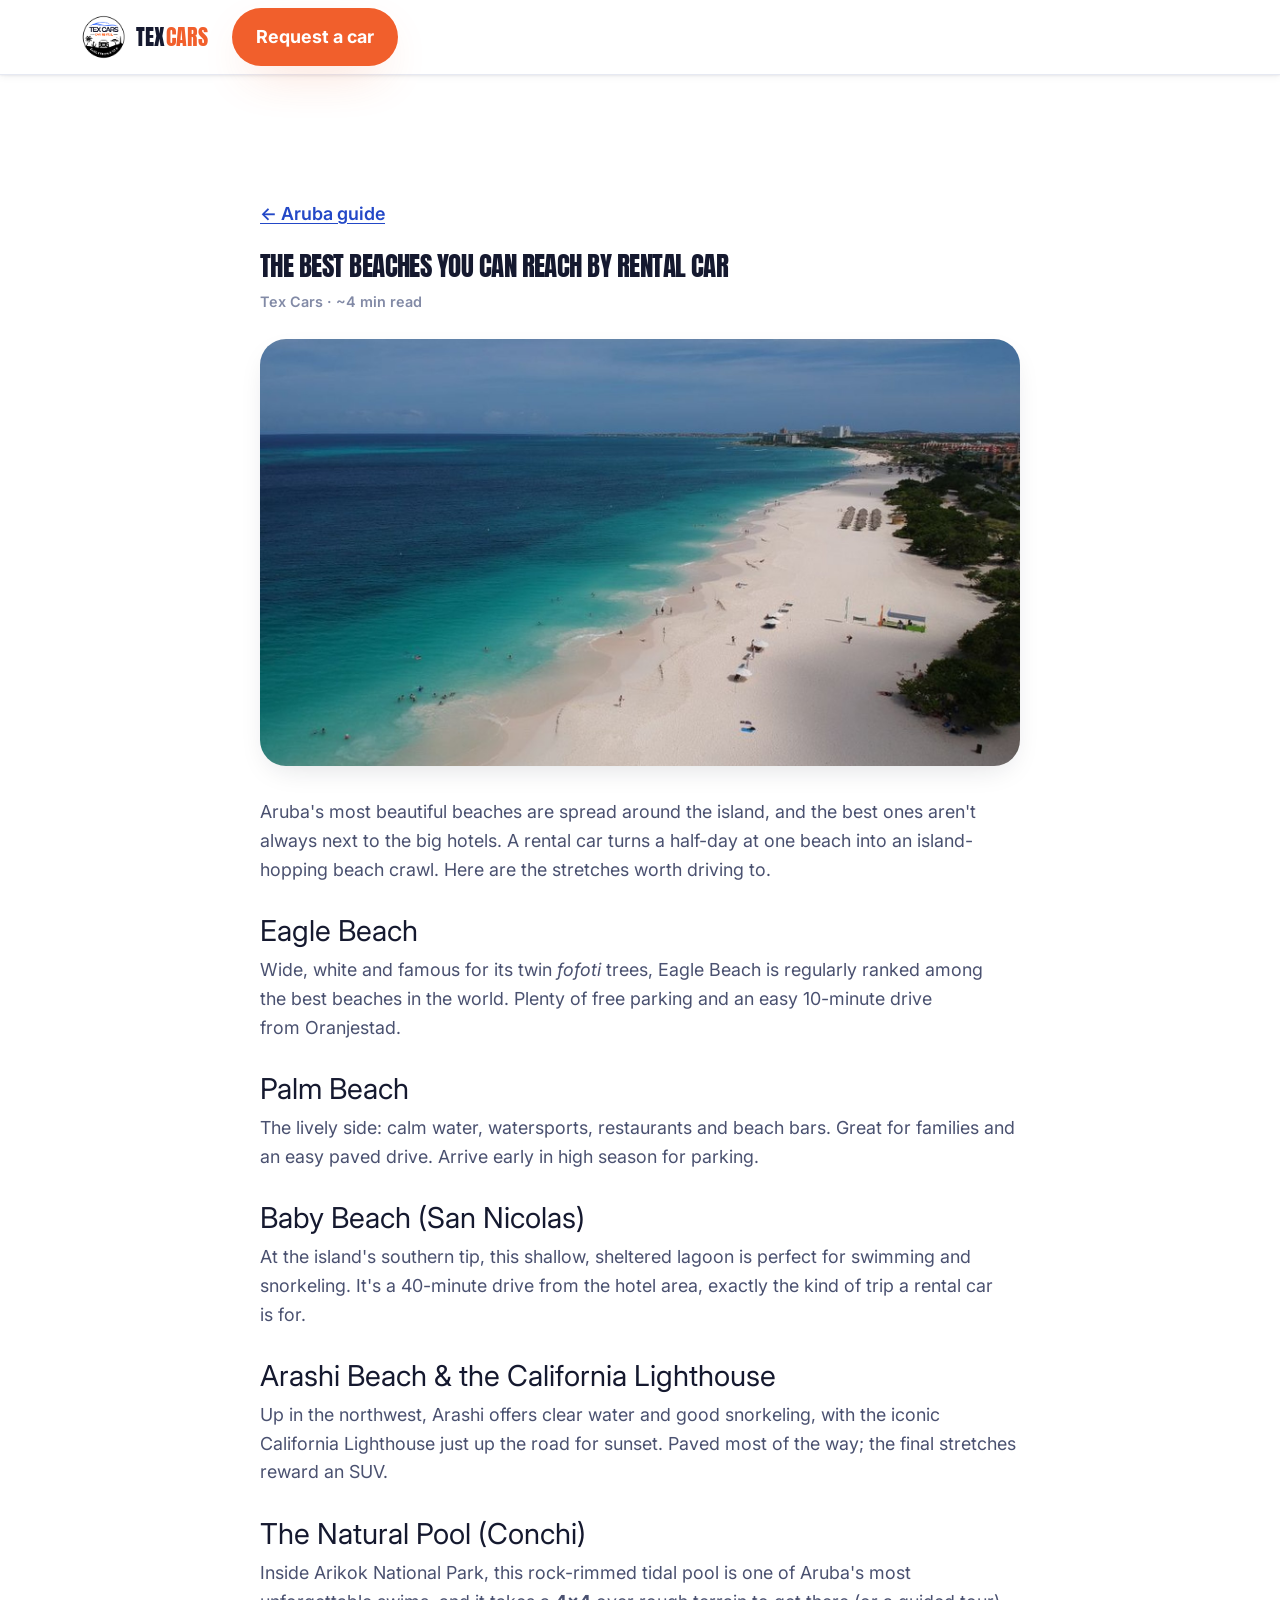
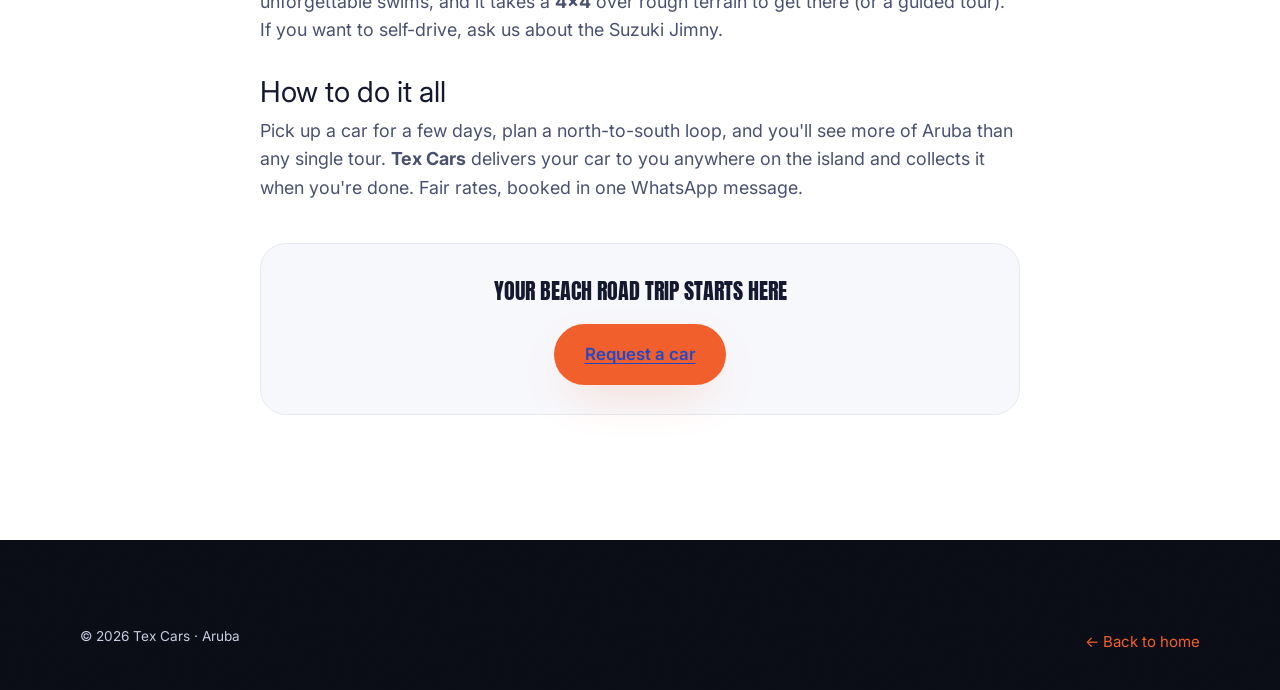
<file: site/blog/best-beaches-by-car-aruba.html>
<!DOCTYPE html>
<html lang="en">
<head>
  <meta charset="UTF-8" />
  <meta name="viewport" content="width=device-width, initial-scale=1.0" />
  <title>The Best Aruba Beaches You Can Reach by Rental Car | Tex Cars</title>
  <meta name="description" content="From Eagle Beach to Baby Beach, the best beaches in Aruba to reach by rental car, with driving tips for each. By Tex Cars." />
  <meta name="theme-color" content="#2348C7" />
  <link rel="canonical" href="https://tex-cars.com/blog/best-beaches-by-car-aruba.html" />
  <link rel="icon" type="image/png" href="../assets/logo/favicon-white.png" />
  <link rel="preconnect" href="https://fonts.googleapis.com" />
  <link rel="preconnect" href="https://fonts.gstatic.com" crossorigin />
  <link href="https://fonts.googleapis.com/css2?family=Anton&family=Inter:wght@400;500;600;700;800&display=swap" rel="stylesheet" />
  <link rel="stylesheet" href="../styles/reset.css" />
  <link rel="stylesheet" href="../styles/tokens.css" />
  <link rel="stylesheet" href="../styles/main.css" />
</head>
<body>
  <header class="header is-scrolled">
    <div class="container">
      <nav class="nav" aria-label="Main">
        <a class="nav__logo" href="../index.html"><img src="../assets/logo/LOGOCIRCLE_COLOUR.png" alt="Tex Cars" /><span>TEX<b>CARS</b></span></a>
        <div class="nav__actions"><a class="btn btn--wa" href="../book/" data-book-en="Request a car" data-book-nl="Vraag een auto aan">Request a car</a></div>
      </nav>
    </div>
  </header>

  <main class="section">
    <div class="container">
      <article class="article">
        <a class="backlink" href="index.html">← Aruba guide</a>
        <h1>The Best Beaches You Can Reach by Rental Car</h1>
        <p class="meta">Tex Cars · ~4 min read</p>

        <div class="article__cover"><img src="../assets/img/hero-beach.jpg" alt="Turquoise water and white sand in Aruba" /></div>

        <p>Aruba's most beautiful beaches are spread around the island, and the best ones aren't always next to the big hotels. A rental car turns a half-day at one beach into an island-hopping beach crawl. Here are the stretches worth driving to.</p>

        <h2>Eagle Beach</h2>
        <p>Wide, white and famous for its twin <em>fofoti</em> trees, Eagle Beach is regularly ranked among the best beaches in the world. Plenty of free parking and an easy 10-minute drive from Oranjestad.</p>

        <h2>Palm Beach</h2>
        <p>The lively side: calm water, watersports, restaurants and beach bars. Great for families and an easy paved drive. Arrive early in high season for parking.</p>

        <h2>Baby Beach (San Nicolas)</h2>
        <p>At the island's southern tip, this shallow, sheltered lagoon is perfect for swimming and snorkeling. It's a 40-minute drive from the hotel area, exactly the kind of trip a rental car is for.</p>

        <h2>Arashi Beach &amp; the California Lighthouse</h2>
        <p>Up in the northwest, Arashi offers clear water and good snorkeling, with the iconic California Lighthouse just up the road for sunset. Paved most of the way; the final stretches reward an SUV.</p>

        <h2>The Natural Pool (Conchi)</h2>
        <p>Inside Arikok National Park, this rock-rimmed tidal pool is one of Aruba's most unforgettable swims, and it takes a <strong>4x4</strong> over rough terrain to get there (or a guided tour). If you want to self-drive, ask us about the Suzuki Jimny.</p>

        <h2>How to do it all</h2>
        <p>Pick up a car for a few days, plan a north-to-south loop, and you'll see more of Aruba than any single tour. <strong>Tex Cars</strong> delivers your car to you anywhere on the island and collects it when you're done. Fair rates, booked in one WhatsApp message.</p>

        <div class="article__cta">
          <p>Your beach road trip starts here</p>
          <a class="btn btn--wa btn--lg" href="../book/" data-book-en="Request a car" data-book-nl="Vraag een auto aan">Request a car</a>
        </div>
      </article>
    </div>
  </main>

  <footer class="footer">
    <div class="container">
      <div class="footer__bottom" style="margin-top:0;border-top:none;">
        <span>© <span id="year">2026</span> Tex Cars · Aruba</span>
        <a href="../index.html">← Back to home</a>
      </div>
    </div>
  </footer>
  <script src="../data/config.js"></script>
  <script src="../scripts/booking-bridge.js"></script>
  <script>document.getElementById('year').textContent=new Date().getFullYear();</script>
</body>
</html>
</file>
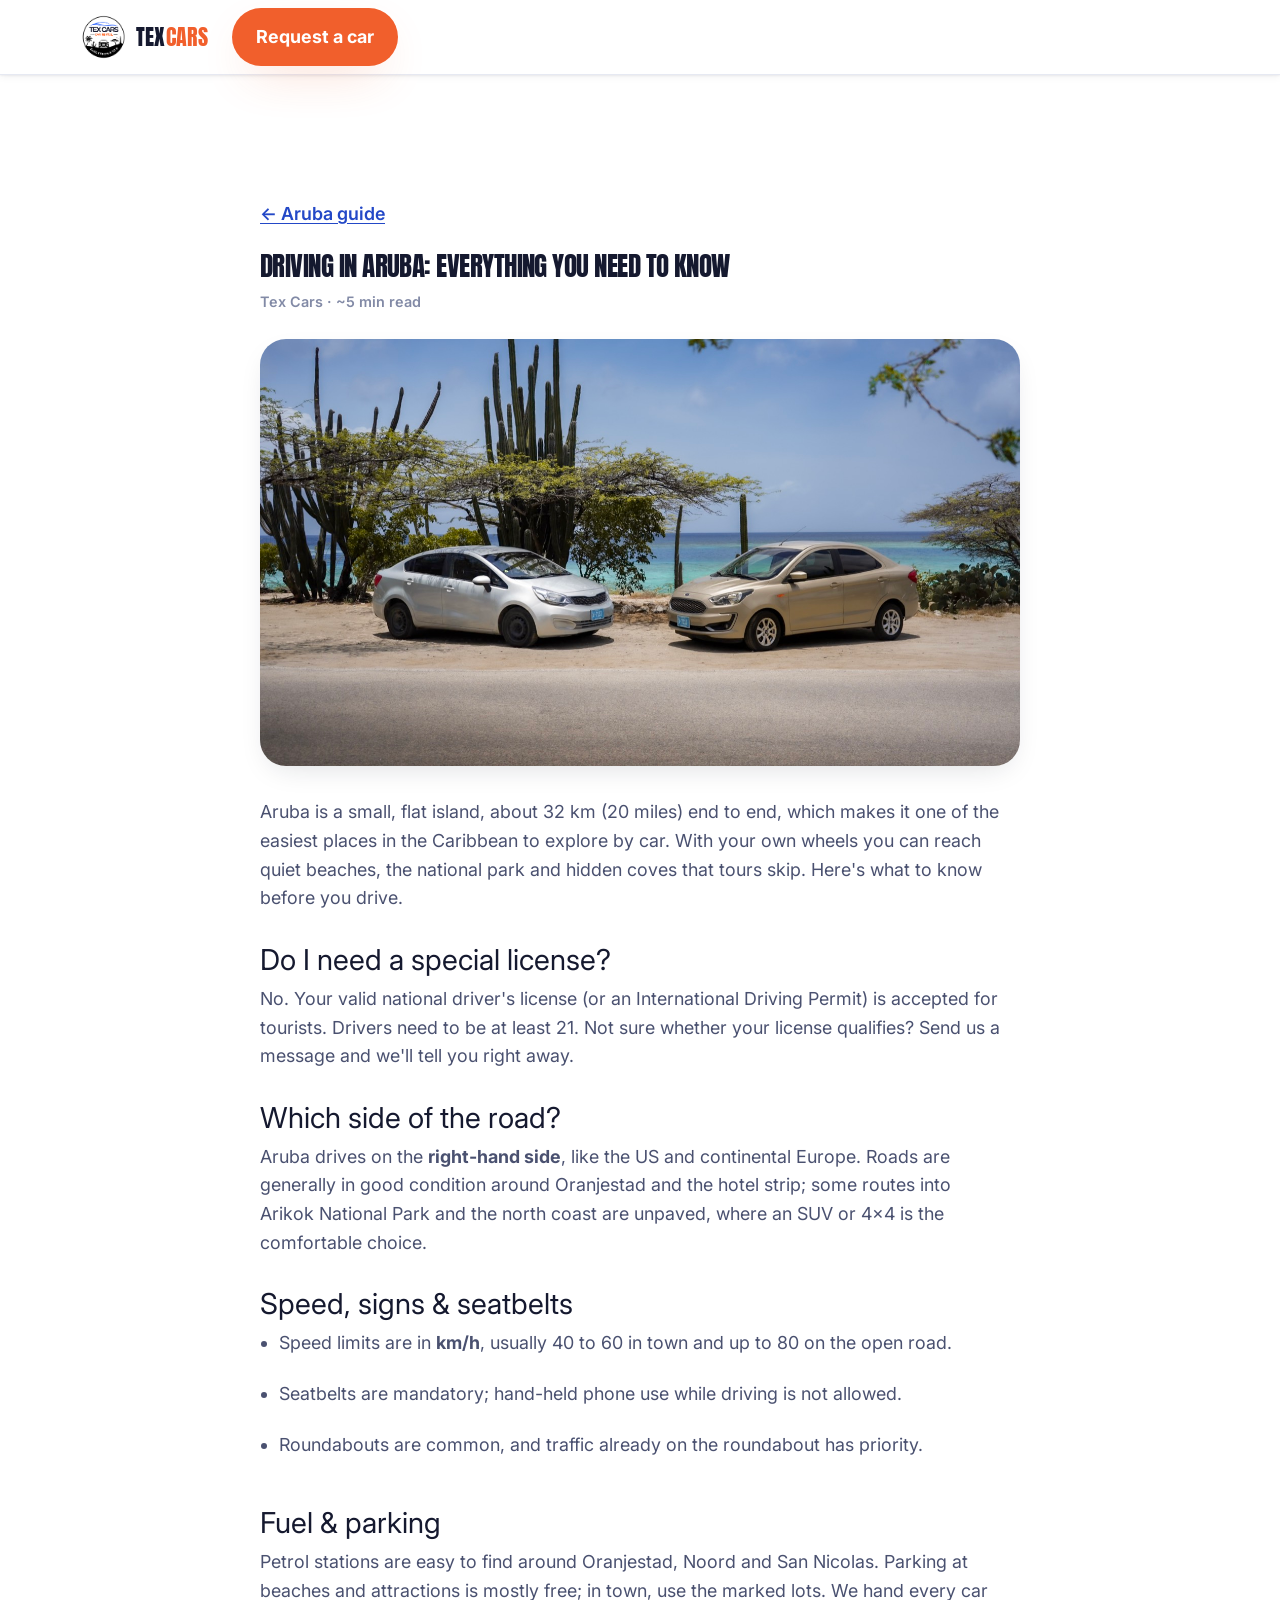
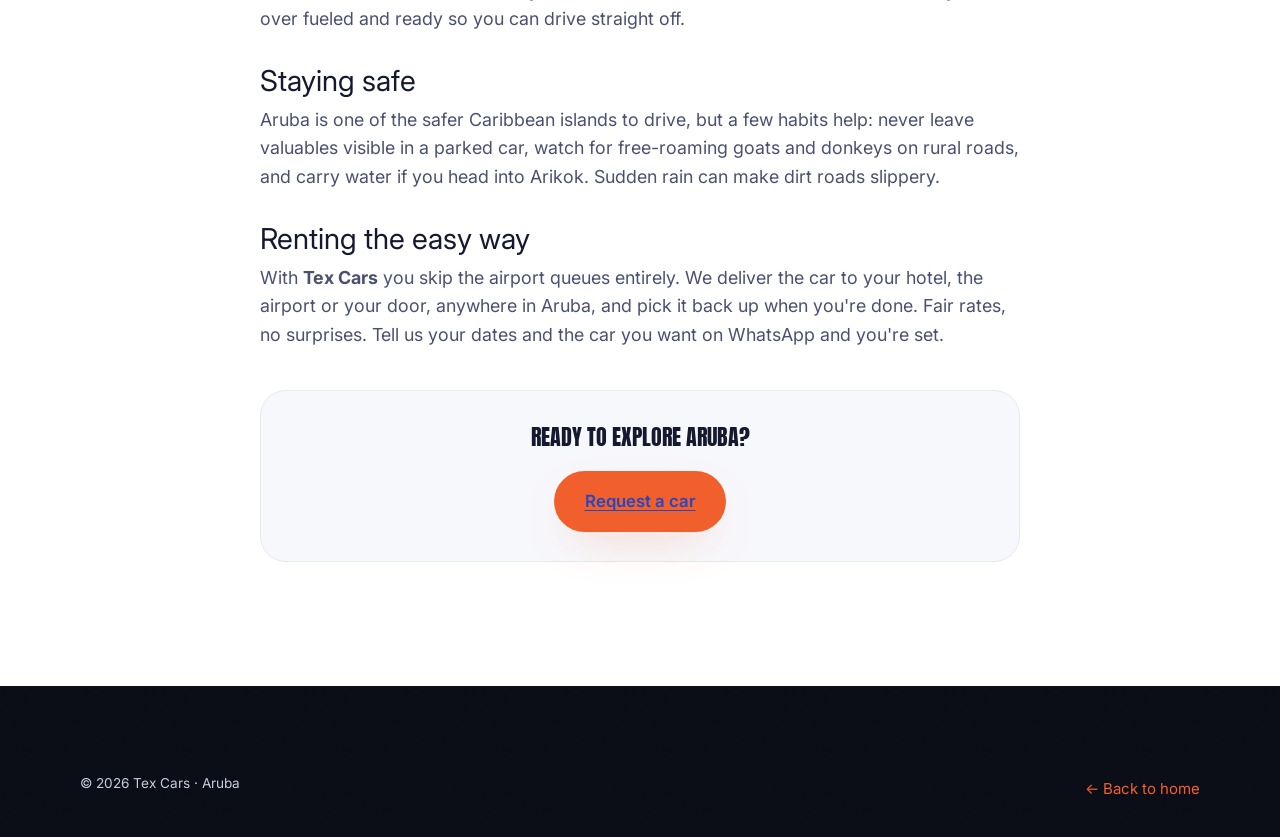
<file: site/blog/driving-in-aruba.html>
<!DOCTYPE html>
<html lang="en">
<head>
  <meta charset="UTF-8" />
  <meta name="viewport" content="width=device-width, initial-scale=1.0" />
  <title>Driving in Aruba: Everything You Need to Know (2026) | Tex Cars</title>
  <meta name="description" content="A complete guide to driving in Aruba: license rules, road signs, fuel, parking, safety and renting a car. Local tips from Tex Cars." />
  <meta name="theme-color" content="#2348C7" />
  <link rel="canonical" href="https://tex-cars.com/blog/driving-in-aruba.html" />
  <link rel="icon" type="image/png" href="../assets/logo/favicon-white.png" />
  <link rel="preconnect" href="https://fonts.googleapis.com" />
  <link rel="preconnect" href="https://fonts.gstatic.com" crossorigin />
  <link href="https://fonts.googleapis.com/css2?family=Anton&family=Inter:wght@400;500;600;700;800&display=swap" rel="stylesheet" />
  <link rel="stylesheet" href="../styles/reset.css" />
  <link rel="stylesheet" href="../styles/tokens.css" />
  <link rel="stylesheet" href="../styles/main.css" />
</head>
<body>
  <header class="header is-scrolled">
    <div class="container">
      <nav class="nav" aria-label="Main">
        <a class="nav__logo" href="../index.html"><img src="../assets/logo/LOGOCIRCLE_COLOUR.png" alt="Tex Cars" /><span>TEX<b>CARS</b></span></a>
        <div class="nav__actions"><a class="btn btn--wa" href="../book/" data-book-en="Request a car" data-book-nl="Vraag een auto aan">Request a car</a></div>
      </nav>
    </div>
  </header>

  <main class="section">
    <div class="container">
      <article class="article">
        <a class="backlink" href="index.html">← Aruba guide</a>
        <h1>Driving in Aruba: Everything You Need to Know</h1>
        <p class="meta">Tex Cars · ~5 min read</p>

        <div class="article__cover"><img src="../assets/img/hero-cars.jpg" alt="Tex Cars rental cars parked along the Aruba coast road" /></div>

        <p>Aruba is a small, flat island, about 32 km (20 miles) end to end, which makes it one of the easiest places in the Caribbean to explore by car. With your own wheels you can reach quiet beaches, the national park and hidden coves that tours skip. Here's what to know before you drive.</p>

        <h2>Do I need a special license?</h2>
        <p>No. Your valid national driver's license (or an International Driving Permit) is accepted for tourists. Drivers need to be at least 21. Not sure whether your license qualifies? Send us a message and we'll tell you right away.</p>

        <h2>Which side of the road?</h2>
        <p>Aruba drives on the <strong>right-hand side</strong>, like the US and continental Europe. Roads are generally in good condition around Oranjestad and the hotel strip; some routes into Arikok National Park and the north coast are unpaved, where an SUV or 4x4 is the comfortable choice.</p>

        <h2>Speed, signs &amp; seatbelts</h2>
        <ul>
          <li>Speed limits are in <strong>km/h</strong>, usually 40 to 60 in town and up to 80 on the open road.</li>
          <li>Seatbelts are mandatory; hand-held phone use while driving is not allowed.</li>
          <li>Roundabouts are common, and traffic already on the roundabout has priority.</li>
        </ul>

        <h2>Fuel &amp; parking</h2>
        <p>Petrol stations are easy to find around Oranjestad, Noord and San Nicolas. Parking at beaches and attractions is mostly free; in town, use the marked lots. We hand every car over fueled and ready so you can drive straight off.</p>

        <h2>Staying safe</h2>
        <p>Aruba is one of the safer Caribbean islands to drive, but a few habits help: never leave valuables visible in a parked car, watch for free-roaming goats and donkeys on rural roads, and carry water if you head into Arikok. Sudden rain can make dirt roads slippery.</p>

        <h2>Renting the easy way</h2>
        <p>With <strong>Tex Cars</strong> you skip the airport queues entirely. We deliver the car to your hotel, the airport or your door, anywhere in Aruba, and pick it back up when you're done. Fair rates, no surprises. Tell us your dates and the car you want on WhatsApp and you're set.</p>

        <div class="article__cta">
          <p>Ready to explore Aruba?</p>
          <a class="btn btn--wa btn--lg" href="../book/" data-book-en="Request a car" data-book-nl="Vraag een auto aan">Request a car</a>
        </div>
      </article>
    </div>
  </main>

  <footer class="footer">
    <div class="container">
      <div class="footer__bottom" style="margin-top:0;border-top:none;">
        <span>© <span id="year">2026</span> Tex Cars · Aruba</span>
        <a href="../index.html">← Back to home</a>
      </div>
    </div>
  </footer>
  <script src="../data/config.js"></script>
  <script src="../scripts/booking-bridge.js"></script>
  <script>document.getElementById('year').textContent=new Date().getFullYear();</script>
</body>
</html>
</file>
<file: styles/tokens.css>
/* ============================================
   tokens.css — Tex Cars brand design tokens
   Brand identity (from the logo): Blue · Orange · Navy.
   The UI palette below is a softened, more premium take on those
   brand colors: a deeper cobalt instead of electric blue, a warmer
   coral instead of hot orange, and calmer gradients/glows. The logo
   keeps its original bright colors; the site simply sits quieter
   around it. Logo source values live in brand-kit/colors/colors.md.
   ============================================ */
:root {
  /* ---- Brand (softened UI palette) ---- */
  --brand-blue:   #2348C7;
  --brand-blue-600:#1C3AA1;
  --brand-blue-700:#152C7A;
  --brand-orange: #F15F2C;
  --brand-orange-600:#D84E1F;
  --brand-navy:   #15192F;
  --brand-black:  #0a0c16;
  --white:        #FFFFFF;

  /* ---- Tints / neutrals ---- */
  --blue-50:   #EFF3FC;
  --blue-100:  #DCE5F6;
  --orange-50: #FBF2EE;
  --ink:       #15192F;
  --ink-soft:  #4a5170;
  --ink-mute:  #828aa6;
  --line:      #e6e9f2;
  --surface:   #f7f8fc;
  --surface-2: #eef1f8;

  /* ---- Gradients / glows (softened: cobalt settling into navy) ---- */
  --grad-hero: radial-gradient(120% 120% at 80% -10%, #3157CC 0%, #2348C7 42%, #15192F 100%);
  --grad-band: linear-gradient(120deg, #2348C7 0%, #15192F 100%);
  --glow-orange: 0 18px 50px -18px rgba(241,95,44,.32);
  --glow-blue:   0 18px 50px -18px rgba(35,72,199,.30);

  /* ---- Typography ---- */
  --font-display: "Anton", "Archivo", system-ui, sans-serif;
  --font-body: "Inter", system-ui, -apple-system, Segoe UI, Roboto, sans-serif;
  --tracking-tight: -0.02em;
  --tracking-wide: 0.16em;

  /* fluid type scale */
  --fs-eyebrow: .8rem;
  --fs-body:   clamp(1rem, .96rem + .2vw, 1.125rem);
  --fs-lead:   clamp(1.125rem, 1rem + .6vw, 1.4rem);
  --fs-h3:     clamp(1.3rem, 1.1rem + 1vw, 1.8rem);
  --fs-h2:     clamp(2rem, 1.4rem + 2.6vw, 3.4rem);
  --fs-h1:     clamp(2.8rem, 1.6rem + 5.4vw, 6rem);

  /* ---- Layout ---- */
  --container: 1200px;
  --gutter: clamp(1.1rem, 4vw, 2.5rem);
  --radius: 16px;
  --radius-lg: 26px;
  --radius-pill: 999px;
  --section-y: clamp(4rem, 3rem + 6vw, 8rem);

  /* ---- Shadows ---- */
  --shadow-sm: 0 1px 2px rgba(21,25,47,.06), 0 2px 8px rgba(21,25,47,.05);
  --shadow-md: 0 10px 30px -12px rgba(21,25,47,.18);
  --shadow-lg: 0 30px 60px -20px rgba(21,25,47,.28);

  --ease: cubic-bezier(.22,.61,.36,1);
}
</file>
<file: styles/main.css>
/* ============================================
   main.css — Tex Cars layout + components
   ============================================ */

body {
  font-family: var(--font-body);
  color: var(--ink);
  background: var(--white);
  font-size: var(--fs-body);
  overflow-x: hidden;
}

/* ---------- Layout helpers ---------- */
.container { width: 100%; max-width: var(--container); margin-inline: auto; padding-inline: var(--gutter); }
.section { padding-block: var(--section-y); }
.section--tint { background: var(--surface); }
.center { text-align: center; }
.eyebrow {
  display: inline-flex; align-items: center; gap: .5rem;
  font-size: var(--fs-eyebrow); font-weight: 700; letter-spacing: var(--tracking-wide);
  text-transform: uppercase; color: var(--brand-blue);
}
.eyebrow::before { content: ""; width: 26px; height: 2px; background: var(--brand-orange); }
.section-head { max-width: 640px; margin-bottom: clamp(2rem, 4vw, 3.2rem); }
.section-head.center { margin-inline: auto; }
h2.title { font-family: var(--font-display); font-size: var(--fs-h2); letter-spacing: var(--tracking-tight); text-transform: uppercase; margin-top: .6rem; }
.lead { font-size: var(--fs-lead); color: var(--ink-soft); margin-top: 1rem; }

/* ---------- Buttons ---------- */
.btn {
  display: inline-flex; align-items: center; justify-content: center; gap: .55rem;
  font-weight: 700; padding: .9rem 1.5rem; border-radius: var(--radius-pill);
  transition: transform .25s var(--ease), box-shadow .25s var(--ease), background .2s;
  white-space: nowrap;
}
.btn svg { width: 1.15em; height: 1.15em; }
.btn--wa { background: var(--brand-orange); color: #fff; box-shadow: var(--glow-orange); }
.btn--wa:hover { transform: translateY(-2px); background: var(--brand-orange-600); }
.btn--primary { background: var(--brand-blue); color: #fff; box-shadow: var(--glow-blue); }
.btn--primary:hover { transform: translateY(-2px); background: var(--brand-blue-600); }
.btn--ghost { background: transparent; color: var(--brand-navy); border: 1.5px solid var(--line); }
.btn--ghost:hover { border-color: var(--brand-blue); color: var(--brand-blue); transform: translateY(-2px); }
.btn--light { background: #fff; color: var(--brand-blue); }
.btn--light:hover { transform: translateY(-2px); box-shadow: var(--shadow-lg); }
.btn--lg { padding: 1.05rem 1.9rem; font-size: 1.05rem; }
.btn--block { width: 100%; }

/* ---------- Header / nav ---------- */
.header {
  position: sticky; top: 0; z-index: 50;
  background: rgba(255,255,255,.82); backdrop-filter: blur(12px);
  border-bottom: 1px solid transparent; transition: border-color .3s, box-shadow .3s, background .3s;
}
.header.is-scrolled { border-bottom-color: var(--line); box-shadow: var(--shadow-sm); }
.nav { display: flex; align-items: center; gap: 1.5rem; height: 74px; }
.nav__logo { display: flex; align-items: center; gap: .6rem; font-family: var(--font-display); text-transform: uppercase; letter-spacing: .02em; }
.nav__logo img { height: 46px; width: auto; }
.nav__logo span { font-size: 1.4rem; color: var(--brand-navy); line-height: 1; }
.nav__logo span b { color: var(--brand-orange); font-weight: inherit; }
.nav__links { display: flex; align-items: center; gap: 1.6rem; margin-left: auto; }
.nav__links a { font-weight: 600; font-size: .98rem; color: var(--ink-soft); position: relative; transition: color .2s; }
.nav__links a::after { content: ""; position: absolute; left: 0; bottom: -6px; width: 0; height: 2px; background: var(--brand-orange); transition: width .25s var(--ease); }
.nav__links a:hover { color: var(--brand-navy); }
.nav__links a:hover::after { width: 100%; }
.nav__actions { display: flex; align-items: center; gap: .9rem; }

/* language switcher */
.langs { display: inline-flex; gap: 2px; background: var(--surface-2); padding: 4px; border-radius: var(--radius-pill); }
.lang-btn { font-size: .72rem; font-weight: 800; letter-spacing: .04em; padding: .32rem .55rem; border-radius: var(--radius-pill); color: var(--ink-mute); transition: all .2s; }
.lang-btn.is-active { background: var(--brand-blue); color: #fff; }
.lang-btn:hover:not(.is-active) { color: var(--brand-navy); }

/* mobile menu */
.nav__toggle { display: none; flex-direction: column; gap: 5px; padding: 8px; margin-left: auto; }
.nav__toggle span { width: 24px; height: 2px; background: var(--brand-navy); border-radius: 2px; transition: transform .3s var(--ease), opacity .2s; }
.nav__toggle.is-open span:nth-child(1) { transform: translateY(7px) rotate(45deg); }
.nav__toggle.is-open span:nth-child(2) { opacity: 0; }
.nav__toggle.is-open span:nth-child(3) { transform: translateY(-7px) rotate(-45deg); }

@media (max-width: 920px) {
  .nav__toggle { display: flex; }
  .nav__links {
    position: fixed; inset: 74px 0 auto 0; flex-direction: column; align-items: flex-start;
    gap: 0; background: #fff; padding: 1rem var(--gutter) 2rem; border-bottom: 1px solid var(--line);
    box-shadow: var(--shadow-lg); transform: translateY(-120%); margin: 0;
    /* -120% of a short menu is not fully off-screen (its bottom + shadow leaked
       over the header), so the closed state also hides itself after the slide. */
    visibility: hidden;
    transition: transform .35s var(--ease), visibility 0s .35s;
  }
  .nav.is-open .nav__links {
    transform: translateY(0); visibility: visible;
    transition: transform .35s var(--ease), visibility 0s 0s;
  }
  .nav__links a { width: 100%; padding: .95rem 0; border-bottom: 1px solid var(--line); font-size: 1.1rem; }
  .nav__links a::after { display: none; }
  .nav__actions .btn--wa { display: none; }
}

/* ---------- Hero ---------- */
.hero { position: relative; color: #fff; background: var(--grad-hero); overflow: hidden; }
.hero::after { /* subtle road grid */
  content: ""; position: absolute; inset: 0; opacity: .12; pointer-events: none;
  background-image: linear-gradient(rgba(255,255,255,.5) 1px, transparent 1px), linear-gradient(90deg, rgba(255,255,255,.5) 1px, transparent 1px);
  background-size: 60px 60px; mask-image: radial-gradient(120% 80% at 50% 0%, #000 30%, transparent 75%);
}
.hero__glow { position: absolute; width: 460px; height: 460px; border-radius: 50%; filter: blur(80px); pointer-events: none; }
.hero__glow--o { background: rgba(241,95,44,.30); bottom: -160px; right: -80px; }
.hero__glow--w { background: rgba(255,255,255,.25); top: -180px; left: -60px; }
.hero__inner { position: relative; z-index: 2; display: grid; grid-template-columns: 1.1fr .9fr; gap: 2rem; align-items: center; padding-block: clamp(3.5rem, 6vw, 6rem); }
.hero__eyebrow { color: #cfe0ff; }
.hero__eyebrow::before { background: var(--brand-orange); }
.hero h1 { font-family: var(--font-display); font-size: var(--fs-h1); text-transform: uppercase; letter-spacing: var(--tracking-tight); margin: 1rem 0; }
.hero h1 em { color: var(--brand-orange); font-style: normal; }
.hero__sub { font-size: var(--fs-lead); color: #dbe6ff; max-width: 30ch; }
.hero__cta { display: flex; flex-wrap: wrap; gap: .9rem; margin-top: 2rem; }
.hero__note { margin-top: 1.4rem; font-size: .9rem; color: #b9caf0; display: flex; align-items: center; gap: .5rem; }
.hero__art { position: relative; justify-self: center; width: 100%; }
.hero__collage { position: relative; width: min(500px, 94%); margin-inline: auto; aspect-ratio: 1 / 0.92; }
.hero__img { position: absolute; border-radius: 22px; object-fit: cover; border: 4px solid rgba(255,255,255,.92); box-shadow: 0 30px 60px -22px rgba(0,0,0,.6); will-change: transform; }
.hero__img--1 { width: 66%; height: 56%; top: 0; right: 0; z-index: 2; animation: float 7.5s var(--ease) infinite; }
.hero__img--2 { width: 54%; height: 46%; bottom: 4%; left: 0; z-index: 3; animation: float 7.5s var(--ease) infinite .9s; }
.hero__img--3 { width: 44%; height: 34%; bottom: 0; right: 10%; z-index: 4; animation: float 6.5s var(--ease) infinite .45s; }
.hero__badge-chip { position: absolute; top: 6%; left: 4%; z-index: 5; width: 33%; aspect-ratio: 1; border-radius: 50%; background: #fff; display: grid; place-items: center; box-shadow: 0 18px 36px -12px rgba(0,0,0,.5); animation: float 8s var(--ease) infinite .3s; }
.hero__badge-chip img { width: 86%; }
@keyframes float { 0%,100%{ transform: translateY(0) rotate(0) } 50%{ transform: translateY(-16px) rotate(-.6deg) } }
@media (max-width: 880px) { .hero__collage { width: min(420px, 84%); margin-top: .5rem; } }
@media (max-width: 880px) {
  .hero__inner { grid-template-columns: 1fr; text-align: center; }
  .hero__eyebrow, .hero__cta { justify-content: center; }
  .hero__sub { margin-inline: auto; }
  .hero__art { order: -1; margin-bottom: 1rem; }
}

/* ---------- Trust strip ---------- */
.trust { background: var(--brand-navy); color: #fff; }
.trust__row { display: flex; flex-wrap: wrap; justify-content: center; gap: clamp(1rem,4vw,3rem); padding-block: 1.2rem; }
.trust__item { display: flex; align-items: center; gap: .6rem; font-weight: 600; font-size: .95rem; }
.trust__item svg { width: 22px; height: 22px; color: var(--brand-orange); flex: none; }

/* ---------- Fleet ---------- */
.fleet__grid { display: grid; grid-template-columns: repeat(auto-fill, minmax(280px, 1fr)); gap: 1.4rem; }
.car {
  background: #fff; border: 1px solid var(--line); border-radius: var(--radius-lg); overflow: hidden;
  display: flex; flex-direction: column;
  transition: transform .3s var(--ease), box-shadow .3s var(--ease), border-color .3s, opacity .35s var(--ease), filter .35s var(--ease);
}
.car:hover { transform: translateY(-6px); box-shadow: var(--shadow-lg); border-color: transparent; }
.car__media { position: relative; aspect-ratio: 16/10; background: var(--grad-band); display: grid; place-items: center; overflow: hidden; }
.car__media img { width: 100%; height: 100%; object-fit: cover; transition: transform .6s var(--ease); }
.car:hover .car__media img { transform: scale(1.08); }
.car__media::after { content: ""; position: absolute; inset: 0; background: linear-gradient(180deg, rgba(21,25,47,0) 55%, rgba(21,25,47,.35) 100%); }
.car__class { position: absolute; top: 12px; left: 12px; background: rgba(255,255,255,.92); color: var(--brand-navy); font-size: .72rem; font-weight: 800; letter-spacing: .05em; text-transform: uppercase; padding: .3rem .65rem; border-radius: var(--radius-pill); }
.car__body { padding: 1.2rem 1.3rem 1.4rem; display: flex; flex-direction: column; gap: .85rem; flex: 1; }
.car__name { font-family: var(--font-display); text-transform: uppercase; font-size: 1.35rem; color: var(--brand-navy); letter-spacing: .01em; }
.car__specs { display: flex; flex-wrap: wrap; gap: .5rem; }
.car__spec { display: inline-flex; align-items: center; gap: .35rem; font-size: .8rem; font-weight: 600; color: var(--ink-soft); background: var(--surface); padding: .35rem .6rem; border-radius: var(--radius-pill); }
.car__foot { margin-top: auto; display: flex; align-items: flex-end; justify-content: space-between; gap: 1rem; padding-top: .4rem; }
.car__price { line-height: 1.1; }
.car__price b { font-family: var(--font-display); font-size: 1.7rem; color: var(--brand-blue); }
.car__price small { display: block; font-size: .72rem; color: var(--ink-mute); font-weight: 600; }
.car__price .from { font-size: .7rem; color: var(--ink-mute); text-transform: uppercase; letter-spacing: .08em; font-weight: 700; }

/* ---------- Rates table ---------- */
.rates__wrap { overflow-x: auto; border: 1px solid var(--line); border-radius: var(--radius-lg); box-shadow: var(--shadow-sm); }
.rates__table { width: 100%; border-collapse: collapse; min-width: 540px; }
.rates__table th, .rates__table td { padding: 1rem 1.2rem; text-align: left; border-bottom: 1px solid var(--line); }
.rates__table thead th { background: var(--brand-navy); color: #fff; font-size: .82rem; letter-spacing: .06em; text-transform: uppercase; }
.rates__table thead th:not(:first-child) { text-align: center; }
.rates__table tbody td:not(:first-child) { text-align: center; font-variant-numeric: tabular-nums; font-weight: 700; color: var(--brand-navy); }
.rates__table tbody tr:last-child td { border-bottom: none; }
.rates__table tbody tr:hover { background: var(--blue-50); }
.rates__table .cls { font-weight: 700; color: var(--brand-navy); }
.rates__note { margin-top: 1rem; font-size: .9rem; color: var(--ink-soft); }

/* ---------- Steps ---------- */
.steps { display: grid; grid-template-columns: repeat(auto-fit, minmax(240px,1fr)); gap: 1.4rem; counter-reset: step; }
.step {
  position: relative; background: #fff; border: 1px solid var(--line); border-radius: var(--radius-lg); padding: 2rem 1.5rem 1.6rem; overflow: hidden;
  transition: transform .35s var(--ease), box-shadow .35s var(--ease), opacity .35s var(--ease), filter .35s var(--ease);
}
.step:hover { transform: translateY(-5px); box-shadow: var(--shadow-md); }
.step__n { counter-increment: step; font-family: var(--font-display); font-size: 2.4rem; color: var(--brand-blue); line-height: 1; }
.step__n::before { content: "0" counter(step); }
.step h3 { font-size: var(--fs-h3); color: var(--brand-navy); margin: .6rem 0 .5rem; }
.step p { color: var(--ink-soft); font-size: .98rem; }
.step__ico { position: absolute; top: 1.6rem; right: 1.6rem; width: 30px; height: 30px; color: var(--brand-orange); opacity: .9; }

/* ---------- Why (feature grid) ---------- */
.why__grid { display: grid; grid-template-columns: repeat(auto-fit, minmax(230px,1fr)); gap: 1.2rem; }
.why__card {
  position: relative; overflow: hidden;
  background: #fff; border: 1px solid var(--line); border-radius: var(--radius-lg); padding: 1.6rem 1.5rem;
  transition: transform .3s var(--ease), box-shadow .3s, opacity .35s var(--ease), filter .35s var(--ease);
}
.why__card:hover { transform: translateY(-5px); box-shadow: var(--shadow-md); }
.why__ico { width: 50px; height: 50px; border-radius: 14px; display: grid; place-items: center; background: var(--blue-50); color: var(--brand-blue); margin-bottom: 1rem; }
.why__ico svg { width: 26px; height: 26px; }
.why__card h3 { font-size: 1.2rem; color: var(--brand-navy); margin-bottom: .4rem; }
.why__card p { color: var(--ink-soft); font-size: .95rem; }

/* ---------- Inquiry / contact ---------- */
.inquiry { background: var(--grad-band); color: #fff; border-radius: var(--radius-lg); overflow: hidden; display: grid; grid-template-columns: .9fr 1.1fr; box-shadow: var(--shadow-lg); }
.inquiry__aside { padding: clamp(2rem,4vw,3.2rem); display: flex; flex-direction: column; gap: 1.2rem; position: relative; }
.inquiry__aside h2 { font-family: var(--font-display); font-size: var(--fs-h2); text-transform: uppercase; line-height: 1; }
.inquiry__aside p { color: #dbe6ff; }
.inquiry__contact { margin-top: auto; display: flex; flex-direction: column; gap: .7rem; }
.inquiry__contact a { display: inline-flex; align-items: center; gap: .6rem; font-weight: 600; }
.inquiry__contact svg { width: 20px; height: 20px; color: var(--brand-orange); }
.inquiry__form { background: #fff; color: var(--ink); padding: clamp(1.6rem,4vw,2.6rem); display: grid; gap: 1rem; }
.field { display: grid; gap: .4rem; }
.field label { font-size: .82rem; font-weight: 700; color: var(--brand-navy); }
.field input, .field select, .field textarea {
  width: 100%; padding: .8rem .9rem; border: 1.5px solid var(--line); border-radius: 12px; background: var(--surface);
  transition: border-color .2s, background .2s;
}
.field input:focus, .field select:focus, .field textarea:focus { border-color: var(--brand-blue); background: #fff; outline: none; }
.field textarea { resize: vertical; min-height: 92px; }
.field--row { display: grid; grid-template-columns: 1fr 1fr; gap: 1rem; }
@media (max-width: 460px) { .field--row { grid-template-columns: 1fr; } }

/* date range picker */
.daterange { display: grid; grid-template-columns: 1fr auto 1fr; align-items: center; gap: .6rem; border: 1.5px solid var(--line); border-radius: 14px; padding: .55rem .7rem; background: var(--surface); transition: border-color .2s, background .2s; }
.daterange:focus-within { border-color: var(--brand-blue); background: #fff; }
.daterange__cell { display: grid; gap: .15rem; }
.daterange__tag { font-size: .68rem; font-weight: 800; letter-spacing: .08em; text-transform: uppercase; color: var(--brand-blue); }
.daterange input { border: none; background: transparent; padding: .15rem 0; font-weight: 600; color: var(--brand-navy); width: 100%; }
.daterange input:focus { outline: none; }
.daterange__arrow { width: 22px; height: 22px; color: var(--brand-orange); }
.daterange__count { margin-top: .55rem; font-size: .85rem; font-weight: 700; color: var(--brand-blue); display: inline-flex; align-items: center; gap: .4rem; }
.daterange__count[hidden] { display: none; }
.daterange__count::before { content: "🚗"; }
.form__msg { font-size: .9rem; font-weight: 600; min-height: 1.2em; }
.form__msg.ok { color: var(--brand-blue); }
.form__msg.err { color: var(--brand-orange); }
@media (max-width: 800px) { .inquiry { grid-template-columns: 1fr; } }

/* ---------- FAQ ---------- */
.faq { max-width: 780px; margin-inline: auto; display: grid; gap: .8rem; }
.faq__item { border: 1px solid var(--line); border-radius: var(--radius); background: #fff; overflow: hidden; }
.faq__q { width: 100%; display: flex; align-items: center; justify-content: space-between; gap: 1rem; padding: 1.1rem 1.3rem; font-weight: 700; color: var(--brand-navy); text-align: left; }
.faq__q .plus { flex: none; width: 22px; height: 22px; position: relative; }
.faq__q .plus::before, .faq__q .plus::after { content: ""; position: absolute; inset: 0; margin: auto; background: var(--brand-orange); transition: transform .3s var(--ease); }
.faq__q .plus::before { width: 2px; height: 14px; }
.faq__q .plus::after { width: 14px; height: 2px; }
.faq__item.is-open .plus::before { transform: rotate(90deg); }
.faq__a { max-height: 0; overflow: hidden; transition: max-height .35s var(--ease); }
.faq__a p { padding: 0 1.3rem 1.2rem; color: var(--ink-soft); }

/* ---------- Footer ---------- */
.footer { background: var(--brand-black); color: #c7cce0; padding-block: clamp(3rem,5vw,4.5rem) 2rem; }
.footer__grid { display: grid; grid-template-columns: 1.4fr 1fr 1fr 1.2fr; gap: 2rem; }
.footer__brand img { height: 64px; margin-bottom: 1rem; }
.footer__brand p { font-size: .92rem; max-width: 32ch; }
.footer h4 { color: #fff; font-size: .8rem; letter-spacing: .1em; text-transform: uppercase; margin-bottom: 1rem; }
.footer a { color: #c7cce0; font-size: .94rem; display: inline-flex; align-items: center; gap: .5rem; padding: .25rem 0; transition: color .2s; }
.footer a:hover { color: var(--brand-orange); }
.footer__col ul { display: grid; gap: .15rem; }
.footer__bottom { margin-top: 2.6rem; padding-top: 1.4rem; border-top: 1px solid rgba(255,255,255,.1); display: flex; flex-wrap: wrap; justify-content: space-between; gap: 1rem; font-size: .85rem; }
.footer__bottom a { color: var(--brand-orange); }
@media (max-width: 760px) { .footer__grid { grid-template-columns: 1fr 1fr; } }
@media (max-width: 460px) { .footer__grid { grid-template-columns: 1fr; } }

/* ---------- Scroll reveal ---------- */
[data-reveal] { opacity: 0; transform: translateY(24px); transition: opacity .7s var(--ease), transform .7s var(--ease); }
[data-reveal].is-in { opacity: 1; transform: none; }

/* ---------- Floating WhatsApp ---------- */
.wa-float { position: fixed; right: 18px; bottom: 18px; z-index: 60; width: 58px; height: 58px; border-radius: 50%; background: #25D366; color: #fff; display: grid; place-items: center; box-shadow: 0 12px 30px -8px rgba(37,211,102,.7); transition: transform .25s var(--ease); }
.wa-float:hover { transform: scale(1.08); }
.wa-float svg { width: 30px; height: 30px; }

/* ---------- Destinations marquee ---------- */
.marquee { overflow: hidden; background: #fff; border-bottom: 1px solid var(--line); padding: 1.1rem 0; -webkit-mask-image: linear-gradient(90deg, transparent, #000 8%, #000 92%, transparent); mask-image: linear-gradient(90deg, transparent, #000 8%, #000 92%, transparent); }
.marquee__track { display: flex; width: max-content; gap: 2.6rem; animation: scrollx 34s linear infinite; }
.marquee__track span { font-family: var(--font-display); text-transform: uppercase; font-size: 1.3rem; letter-spacing: .02em; color: var(--brand-navy); display: inline-flex; align-items: center; gap: 2.6rem; opacity: .8; }
.marquee__track span::after { content: "▲"; color: var(--brand-orange); font-size: .5em; transform: translateY(-2px); }
.marquee:hover .marquee__track { animation-play-state: paused; }
@keyframes scrollx { to { transform: translateX(-50%); } }

/* ---------- WhatsApp float pulse ---------- */
.wa-float::before { content: ""; position: absolute; inset: 0; border-radius: 50%; background: #25D366; z-index: -1; animation: wapulse 2.6s var(--ease) infinite; }
@keyframes wapulse { 0% { transform: scale(1); opacity: .55; } 70%,100% { transform: scale(1.9); opacity: 0; } }

/* ---------- Section heading underline sweep ---------- */
h2.title { position: relative; text-wrap: balance; }
h2.title::after {
  content: ""; display: block; width: 72px; height: 4px; margin-top: .9rem; border-radius: 2px;
  background: linear-gradient(90deg, var(--brand-orange), var(--brand-blue));
}
.section-head.center h2.title::after { margin-inline: auto; }
.section-head[data-reveal] h2.title::after { transform: scaleX(0); transform-origin: left; transition: transform .7s var(--ease) .25s; }
.section-head.center[data-reveal] h2.title::after { transform-origin: center; }
.section-head[data-reveal].is-in h2.title::after { transform: scaleX(1); }

/* ---------- Card media zoom already handled; add CTA shimmer ---------- */
.btn--wa, .btn--primary { position: relative; overflow: hidden; }
.btn--wa::after, .btn--primary::after { content: ""; position: absolute; top: 0; left: -120%; width: 60%; height: 100%; background: linear-gradient(100deg, transparent, rgba(255,255,255,.4), transparent); transform: skewX(-18deg); transition: left .6s var(--ease); }
.btn--wa:hover::after, .btn--primary:hover::after { left: 140%; }

/* ---------- Blog ---------- */
.blog-hero { background: var(--grad-hero); color: #fff; padding-block: clamp(3rem,6vw,5rem); }
.blog-hero .eyebrow { color: #cfe0ff; }
.blog-hero h1 { font-family: var(--font-display); text-transform: uppercase; font-size: var(--fs-h1); letter-spacing: var(--tracking-tight); margin-top: .6rem; }
.blog-hero p { color: #dbe6ff; font-size: var(--fs-lead); max-width: 50ch; margin-top: .8rem; }
.post-grid { display: grid; grid-template-columns: repeat(auto-fill, minmax(300px,1fr)); gap: 1.6rem; }
.post-card { display: flex; flex-direction: column; border: 1px solid var(--line); border-radius: var(--radius-lg); overflow: hidden; background: #fff; transition: transform .3s var(--ease), box-shadow .3s; }
.post-card:hover { transform: translateY(-6px); box-shadow: var(--shadow-lg); }
.post-card__img { aspect-ratio: 16/10; overflow: hidden; }
.post-card__img img { width: 100%; height: 100%; object-fit: cover; transition: transform .5s var(--ease); }
.post-card:hover .post-card__img img { transform: scale(1.06); }
.post-card__body { padding: 1.3rem 1.4rem 1.5rem; display: flex; flex-direction: column; gap: .6rem; flex: 1; }
.post-card__tag { font-size: .72rem; font-weight: 800; letter-spacing: .06em; text-transform: uppercase; color: var(--brand-orange); }
.post-card h3 { font-size: 1.3rem; color: var(--brand-navy); line-height: 1.15; }
.post-card p { color: var(--ink-soft); font-size: .95rem; }
.post-card .more { margin-top: auto; font-weight: 700; color: var(--brand-blue); }

.article { max-width: 760px; margin-inline: auto; }
.article__cover { aspect-ratio: 16/9; border-radius: var(--radius-lg); overflow: hidden; margin-bottom: 2rem; box-shadow: var(--shadow-md); }
.article__cover img { width: 100%; height: 100%; object-fit: cover; }
.article h1 { font-family: var(--font-display); text-transform: uppercase; font-size: clamp(2rem,1.4rem+3vw,3.4rem); color: var(--brand-navy); letter-spacing: var(--tracking-tight); }
.article .meta { color: var(--ink-mute); font-size: .9rem; font-weight: 600; margin: .6rem 0 1.6rem; }
.article h2 { font-size: var(--fs-h3); color: var(--brand-navy); margin: 2rem 0 .6rem; }
.article p, .article li { color: var(--ink-soft); margin-bottom: 1rem; }
.article ul { padding-left: 1.2rem; list-style: disc; display: grid; gap: .4rem; margin-bottom: 1rem; }
.article a { color: var(--brand-blue); font-weight: 600; text-decoration: underline; text-underline-offset: 3px; }
.backlink { display: inline-flex; align-items: center; gap: .4rem; font-weight: 700; color: var(--brand-blue); margin-bottom: 1.5rem; }
.article__cta { margin-top: 2.5rem; padding: 1.8rem; border-radius: var(--radius-lg); background: var(--surface); text-align: center; display: grid; gap: 1rem; place-items: center; border: 1px solid var(--line); }
.article__cta p { font-family: var(--font-display); text-transform: uppercase; font-size: 1.4rem; color: var(--brand-navy); margin: 0; }

/* badge note for placeholder content */
.placeholder-flag { display: inline-block; font-size: .72rem; font-weight: 700; color: var(--brand-orange); background: var(--orange-50); padding: .25rem .6rem; border-radius: var(--radius-pill); margin-left: .5rem; vertical-align: middle; }
/* not-yet-live footer item (e.g. Instagram): reads as muted text, not a link */
.footer__soon { opacity: .55; cursor: default; }

/* ============================================
   Alive layer — saltycodestudio-parts techniques
   grain overlay · sibling dim spotlight · cursor spotlight
   marquee skew · magnetic CTAs · progress bar · entrances
   ============================================ */

/* ---------- Film grain (parts: css/grain-noise-overlay) ---------- */
.hero, .inquiry, .footer { isolation: isolate; }
.footer { position: relative; }
.hero::before, .inquiry::after, .footer::after {
  content: ""; position: absolute; inset: 0; z-index: 1; pointer-events: none; border-radius: inherit;
  background-image: url("data:image/svg+xml,%3Csvg xmlns='http://www.w3.org/2000/svg' width='160' height='160'%3E%3Cfilter id='n'%3E%3CfeTurbulence type='fractalNoise' baseFrequency='0.9' numOctaves='2' stitchTiles='stitch'/%3E%3C/filter%3E%3Crect width='100%25' height='100%25' filter='url(%23n)'/%3E%3C/svg%3E");
  background-size: 160px 160px;
  opacity: .07; mix-blend-mode: overlay;
}
.footer::after { opacity: .05; }

/* ---------- Sibling dim spotlight (parts: css/has-sibling-spotlight) ---------- */
@media (hover: hover) {
  .fleet__grid:has(.car:hover) .car:not(:hover) { opacity: .5; filter: saturate(.65); }
  .why__grid:has(.why__card:hover) .why__card:not(:hover) { opacity: .5; filter: saturate(.65); }
  .steps:has(.step:hover) .step:not(:hover) { opacity: .55; }
  .faq:has(.faq__item:hover) .faq__item:not(:hover) { opacity: .65; }
}

/* Unified transitions, declared after [data-reveal] so reveal, hover and dim share one list */
.car { transition: transform .35s var(--ease), box-shadow .35s var(--ease), border-color .3s, opacity .45s var(--ease), filter .35s var(--ease); }
.why__card { transition: transform .3s var(--ease), box-shadow .3s, opacity .45s var(--ease), filter .35s var(--ease); }
.step { transition: transform .35s var(--ease), box-shadow .35s var(--ease), opacity .45s var(--ease), filter .35s var(--ease); }
.faq__item { transition: opacity .45s var(--ease), transform .6s var(--ease); }

/* ---------- Cursor spotlight on cards (parts: react/spotlight-card, CSS technique) ---------- */
.why__card::before, .step::before {
  content: ""; position: absolute; inset: 0; opacity: 0; pointer-events: none;
  background: radial-gradient(240px circle at var(--mx, 50%) var(--my, 50%), rgba(35,72,199,.09), transparent 65%);
  transition: opacity .35s var(--ease);
}
.why__card:hover::before, .step:hover::before { opacity: 1; }

/* ---------- Tinted sections: ambient depth instead of flat gray ---------- */
.section--tint {
  background:
    radial-gradient(640px 320px at 92% 0%, rgba(35,72,199,.05), transparent 70%),
    radial-gradient(520px 300px at 2% 100%, rgba(241,95,44,.045), transparent 70%),
    var(--surface);
}

/* ---------- Marquee velocity skew (parts: motion/scroll-velocity-skew-marquee) ---------- */
.marquee__skew { will-change: transform; }

/* ---------- Scroll progress bar (parts: motion/scroll-progress-bar) ---------- */
.progress { position: fixed; top: 0; left: 0; right: 0; height: 3px; z-index: 80; pointer-events: none; }
.progress span {
  display: block; height: 100%; transform: scaleX(0); transform-origin: left;
  background: linear-gradient(90deg, var(--brand-blue), var(--brand-orange));
}
/* On phones the fixed bar rides on top of the sticky header (and moving it to
   74px would collide with the open nav dropdown), so below the nav breakpoint
   it goes away entirely. */
@media (max-width: 920px) { .progress { display: none; } }

/* ---------- Hero entrance stagger (animation: backwards, so it never fights parallax) ---------- */
@keyframes rise { from { opacity: 0; transform: translateY(18px); } }
.hero__copy > * { animation: rise .7s var(--ease) backwards; }
.hero__copy > *:nth-child(2) { animation-delay: .08s; }
.hero__copy > *:nth-child(3) { animation-delay: .16s; }
.hero__copy > *:nth-child(4) { animation-delay: .24s; }
.hero__copy > *:nth-child(5) { animation-delay: .32s; }
.hero__collage { animation: rise .9s var(--ease) .2s backwards; transition: transform .6s var(--ease); will-change: transform; }

/* ---------- Typography niceties ---------- */
.hero h1 { text-wrap: balance; }
.lead, .hero__sub { text-wrap: pretty; }

/* ---------- Moved inline styles ---------- */
.inquiry__loc { opacity: .7; }
.footer__pitch { font-size: .92rem; margin-bottom: 1rem; }

/* ---------- Visible keyboard focus ---------- */
:focus-visible { outline: 3px solid rgba(35,72,199,.55); outline-offset: 2px; border-radius: 4px; }
.hero :focus-visible, .inquiry__aside :focus-visible { outline-color: rgba(255,255,255,.8); }

/* ---------- Reduced motion: calm everything down ---------- */
@media (prefers-reduced-motion: reduce) {
  .hero__img, .hero__badge-chip, .marquee__track, .wa-float::before { animation: none; }
  .hero__copy > *, .hero__collage { animation: none; }
  [data-reveal] { opacity: 1; transform: none; transition: none; }
  .btn, .car, .step, .why__card, .post-card { transition: none; }
}
</file>
<file: site/styles/tokens.css>
/* ============================================
   tokens.css — Tex Cars brand design tokens
   Brand identity (from the logo): Blue · Orange · Navy.
   The UI palette below is a softened, more premium take on those
   brand colors: a deeper cobalt instead of electric blue, a warmer
   coral instead of hot orange, and calmer gradients/glows. The logo
   keeps its original bright colors; the site simply sits quieter
   around it. Logo source values live in brand-kit/colors/colors.md.
   ============================================ */
:root {
  /* ---- Brand (softened UI palette) ---- */
  --brand-blue:   #2348C7;
  --brand-blue-600:#1C3AA1;
  --brand-blue-700:#152C7A;
  --brand-orange: #F15F2C;
  --brand-orange-600:#D84E1F;
  --brand-navy:   #15192F;
  --brand-black:  #0a0c16;
  --white:        #FFFFFF;

  /* ---- Tints / neutrals ---- */
  --blue-50:   #EFF3FC;
  --blue-100:  #DCE5F6;
  --orange-50: #FBF2EE;
  --ink:       #15192F;
  --ink-soft:  #4a5170;
  --ink-mute:  #828aa6;
  --line:      #e6e9f2;
  --surface:   #f7f8fc;
  --surface-2: #eef1f8;

  /* ---- Gradients / glows (softened: cobalt settling into navy) ---- */
  --grad-hero: radial-gradient(120% 120% at 80% -10%, #3157CC 0%, #2348C7 42%, #15192F 100%);
  --grad-band: linear-gradient(120deg, #2348C7 0%, #15192F 100%);
  --glow-orange: 0 18px 50px -18px rgba(241,95,44,.32);
  --glow-blue:   0 18px 50px -18px rgba(35,72,199,.30);

  /* ---- Typography ---- */
  --font-display: "Anton", "Archivo", system-ui, sans-serif;
  --font-body: "Inter", system-ui, -apple-system, Segoe UI, Roboto, sans-serif;
  --tracking-tight: -0.02em;
  --tracking-wide: 0.16em;

  /* fluid type scale */
  --fs-eyebrow: .8rem;
  --fs-body:   clamp(1rem, .96rem + .2vw, 1.125rem);
  --fs-lead:   clamp(1.125rem, 1rem + .6vw, 1.4rem);
  --fs-h3:     clamp(1.3rem, 1.1rem + 1vw, 1.8rem);
  --fs-h2:     clamp(2rem, 1.4rem + 2.6vw, 3.4rem);
  --fs-h1:     clamp(2.8rem, 1.6rem + 5.4vw, 6rem);

  /* ---- Layout ---- */
  --container: 1200px;
  --gutter: clamp(1.1rem, 4vw, 2.5rem);
  --radius: 16px;
  --radius-lg: 26px;
  --radius-pill: 999px;
  --section-y: clamp(4rem, 3rem + 6vw, 8rem);

  /* ---- Shadows ---- */
  --shadow-sm: 0 1px 2px rgba(21,25,47,.06), 0 2px 8px rgba(21,25,47,.05);
  --shadow-md: 0 10px 30px -12px rgba(21,25,47,.18);
  --shadow-lg: 0 30px 60px -20px rgba(21,25,47,.28);

  --ease: cubic-bezier(.22,.61,.36,1);
}
</file>
<file: site/styles/main.css>
/* ============================================
   main.css — Tex Cars layout + components
   ============================================ */

body {
  font-family: var(--font-body);
  color: var(--ink);
  background: var(--white);
  font-size: var(--fs-body);
  overflow-x: hidden;
}

/* ---------- Layout helpers ---------- */
.container { width: 100%; max-width: var(--container); margin-inline: auto; padding-inline: var(--gutter); }
.section { padding-block: var(--section-y); }
.section--tint { background: var(--surface); }
.center { text-align: center; }
.eyebrow {
  display: inline-flex; align-items: center; gap: .5rem;
  font-size: var(--fs-eyebrow); font-weight: 700; letter-spacing: var(--tracking-wide);
  text-transform: uppercase; color: var(--brand-blue);
}
.eyebrow::before { content: ""; width: 26px; height: 2px; background: var(--brand-orange); }
.section-head { max-width: 640px; margin-bottom: clamp(2rem, 4vw, 3.2rem); }
.section-head.center { margin-inline: auto; }
h2.title { font-family: var(--font-display); font-size: var(--fs-h2); letter-spacing: var(--tracking-tight); text-transform: uppercase; margin-top: .6rem; }
.lead { font-size: var(--fs-lead); color: var(--ink-soft); margin-top: 1rem; }

/* ---------- Buttons ---------- */
.btn {
  display: inline-flex; align-items: center; justify-content: center; gap: .55rem;
  font-weight: 700; padding: .9rem 1.5rem; border-radius: var(--radius-pill);
  transition: transform .25s var(--ease), box-shadow .25s var(--ease), background .2s;
  white-space: nowrap;
}
.btn svg { width: 1.15em; height: 1.15em; }
.btn--wa { background: var(--brand-orange); color: #fff; box-shadow: var(--glow-orange); }
.btn--wa:hover { transform: translateY(-2px); background: var(--brand-orange-600); }
.btn--primary { background: var(--brand-blue); color: #fff; box-shadow: var(--glow-blue); }
.btn--primary:hover { transform: translateY(-2px); background: var(--brand-blue-600); }
.btn--ghost { background: transparent; color: var(--brand-navy); border: 1.5px solid var(--line); }
.btn--ghost:hover { border-color: var(--brand-blue); color: var(--brand-blue); transform: translateY(-2px); }
.btn--light { background: #fff; color: var(--brand-blue); }
.btn--light:hover { transform: translateY(-2px); box-shadow: var(--shadow-lg); }
.btn--lg { padding: 1.05rem 1.9rem; font-size: 1.05rem; }
.btn--block { width: 100%; }

/* ---------- Header / nav ---------- */
.header {
  position: sticky; top: 0; z-index: 50;
  background: rgba(255,255,255,.82); backdrop-filter: blur(12px);
  border-bottom: 1px solid transparent; transition: border-color .3s, box-shadow .3s, background .3s;
}
.header.is-scrolled { border-bottom-color: var(--line); box-shadow: var(--shadow-sm); }
.nav { display: flex; align-items: center; gap: 1.5rem; height: 74px; }
.nav__logo { display: flex; align-items: center; gap: .6rem; font-family: var(--font-display); text-transform: uppercase; letter-spacing: .02em; }
.nav__logo img { height: 46px; width: auto; }
.nav__logo span { font-size: 1.4rem; color: var(--brand-navy); line-height: 1; }
.nav__logo span b { color: var(--brand-orange); font-weight: inherit; }
.nav__links { display: flex; align-items: center; gap: 1.6rem; margin-left: auto; }
.nav__links a { font-weight: 600; font-size: .98rem; color: var(--ink-soft); position: relative; transition: color .2s; }
.nav__links a::after { content: ""; position: absolute; left: 0; bottom: -6px; width: 0; height: 2px; background: var(--brand-orange); transition: width .25s var(--ease); }
.nav__links a:hover { color: var(--brand-navy); }
.nav__links a:hover::after { width: 100%; }
.nav__actions { display: flex; align-items: center; gap: .9rem; }

/* language switcher */
.langs { display: inline-flex; gap: 2px; background: var(--surface-2); padding: 4px; border-radius: var(--radius-pill); }
.lang-btn { font-size: .72rem; font-weight: 800; letter-spacing: .04em; padding: .32rem .55rem; border-radius: var(--radius-pill); color: var(--ink-mute); transition: all .2s; }
.lang-btn.is-active { background: var(--brand-blue); color: #fff; }
.lang-btn:hover:not(.is-active) { color: var(--brand-navy); }

/* mobile menu */
.nav__toggle { display: none; flex-direction: column; gap: 5px; padding: 8px; margin-left: auto; }
.nav__toggle span { width: 24px; height: 2px; background: var(--brand-navy); border-radius: 2px; transition: transform .3s var(--ease), opacity .2s; }
.nav__toggle.is-open span:nth-child(1) { transform: translateY(7px) rotate(45deg); }
.nav__toggle.is-open span:nth-child(2) { opacity: 0; }
.nav__toggle.is-open span:nth-child(3) { transform: translateY(-7px) rotate(-45deg); }

@media (max-width: 920px) {
  .nav__toggle { display: flex; }
  .nav__links {
    position: fixed; inset: 74px 0 auto 0; flex-direction: column; align-items: flex-start;
    gap: 0; background: #fff; padding: 1rem var(--gutter) 2rem; border-bottom: 1px solid var(--line);
    box-shadow: var(--shadow-lg); transform: translateY(-120%); margin: 0;
    /* -120% of a short menu is not fully off-screen (its bottom + shadow leaked
       over the header), so the closed state also hides itself after the slide. */
    visibility: hidden;
    transition: transform .35s var(--ease), visibility 0s .35s;
  }
  .nav.is-open .nav__links {
    transform: translateY(0); visibility: visible;
    transition: transform .35s var(--ease), visibility 0s 0s;
  }
  .nav__links a { width: 100%; padding: .95rem 0; border-bottom: 1px solid var(--line); font-size: 1.1rem; }
  .nav__links a::after { display: none; }
  .nav__actions .btn--wa { display: none; }
}

/* ---------- Hero ---------- */
.hero { position: relative; color: #fff; background: var(--grad-hero); overflow: hidden; }
.hero::after { /* subtle road grid */
  content: ""; position: absolute; inset: 0; opacity: .12; pointer-events: none;
  background-image: linear-gradient(rgba(255,255,255,.5) 1px, transparent 1px), linear-gradient(90deg, rgba(255,255,255,.5) 1px, transparent 1px);
  background-size: 60px 60px; mask-image: radial-gradient(120% 80% at 50% 0%, #000 30%, transparent 75%);
}
.hero__glow { position: absolute; width: 460px; height: 460px; border-radius: 50%; filter: blur(80px); pointer-events: none; }
.hero__glow--o { background: rgba(241,95,44,.30); bottom: -160px; right: -80px; }
.hero__glow--w { background: rgba(255,255,255,.25); top: -180px; left: -60px; }
.hero__inner { position: relative; z-index: 2; display: grid; grid-template-columns: 1.1fr .9fr; gap: 2rem; align-items: center; padding-block: clamp(3.5rem, 6vw, 6rem); }
.hero__eyebrow { color: #cfe0ff; }
.hero__eyebrow::before { background: var(--brand-orange); }
.hero h1 { font-family: var(--font-display); font-size: var(--fs-h1); text-transform: uppercase; letter-spacing: var(--tracking-tight); margin: 1rem 0; }
.hero h1 em { color: var(--brand-orange); font-style: normal; }
.hero__sub { font-size: var(--fs-lead); color: #dbe6ff; max-width: 30ch; }
.hero__cta { display: flex; flex-wrap: wrap; gap: .9rem; margin-top: 2rem; }
.hero__note { margin-top: 1.4rem; font-size: .9rem; color: #b9caf0; display: flex; align-items: center; gap: .5rem; }
.hero__art { position: relative; justify-self: center; width: 100%; }
.hero__collage { position: relative; width: min(500px, 94%); margin-inline: auto; aspect-ratio: 1 / 0.92; }
.hero__img { position: absolute; border-radius: 22px; object-fit: cover; border: 4px solid rgba(255,255,255,.92); box-shadow: 0 30px 60px -22px rgba(0,0,0,.6); will-change: transform; }
.hero__img--1 { width: 66%; height: 56%; top: 0; right: 0; z-index: 2; animation: float 7.5s var(--ease) infinite; }
.hero__img--2 { width: 54%; height: 46%; bottom: 4%; left: 0; z-index: 3; animation: float 7.5s var(--ease) infinite .9s; }
.hero__img--3 { width: 44%; height: 34%; bottom: 0; right: 10%; z-index: 4; animation: float 6.5s var(--ease) infinite .45s; }
.hero__badge-chip { position: absolute; top: 6%; left: 4%; z-index: 5; width: 33%; aspect-ratio: 1; border-radius: 50%; background: #fff; display: grid; place-items: center; box-shadow: 0 18px 36px -12px rgba(0,0,0,.5); animation: float 8s var(--ease) infinite .3s; }
.hero__badge-chip img { width: 86%; }
@keyframes float { 0%,100%{ transform: translateY(0) rotate(0) } 50%{ transform: translateY(-16px) rotate(-.6deg) } }
@media (max-width: 880px) { .hero__collage { width: min(420px, 84%); margin-top: .5rem; } }
@media (max-width: 880px) {
  .hero__inner { grid-template-columns: 1fr; text-align: center; }
  .hero__eyebrow, .hero__cta { justify-content: center; }
  .hero__sub { margin-inline: auto; }
  .hero__art { order: -1; margin-bottom: 1rem; }
}

/* ---------- Trust strip ---------- */
.trust { background: var(--brand-navy); color: #fff; }
.trust__row { display: flex; flex-wrap: wrap; justify-content: center; gap: clamp(1rem,4vw,3rem); padding-block: 1.2rem; }
.trust__item { display: flex; align-items: center; gap: .6rem; font-weight: 600; font-size: .95rem; }
.trust__item svg { width: 22px; height: 22px; color: var(--brand-orange); flex: none; }

/* ---------- Fleet ---------- */
.fleet__grid { display: grid; grid-template-columns: repeat(auto-fill, minmax(280px, 1fr)); gap: 1.4rem; }
.car {
  background: #fff; border: 1px solid var(--line); border-radius: var(--radius-lg); overflow: hidden;
  display: flex; flex-direction: column;
  transition: transform .3s var(--ease), box-shadow .3s var(--ease), border-color .3s, opacity .35s var(--ease), filter .35s var(--ease);
}
.car:hover { transform: translateY(-6px); box-shadow: var(--shadow-lg); border-color: transparent; }
.car__media { position: relative; aspect-ratio: 16/10; background: var(--grad-band); display: grid; place-items: center; overflow: hidden; }
.car__media img { width: 100%; height: 100%; object-fit: cover; transition: transform .6s var(--ease); }
.car:hover .car__media img { transform: scale(1.08); }
.car__media::after { content: ""; position: absolute; inset: 0; background: linear-gradient(180deg, rgba(21,25,47,0) 55%, rgba(21,25,47,.35) 100%); }
.car__class { position: absolute; top: 12px; left: 12px; background: rgba(255,255,255,.92); color: var(--brand-navy); font-size: .72rem; font-weight: 800; letter-spacing: .05em; text-transform: uppercase; padding: .3rem .65rem; border-radius: var(--radius-pill); }
.car__body { padding: 1.2rem 1.3rem 1.4rem; display: flex; flex-direction: column; gap: .85rem; flex: 1; }
.car__name { font-family: var(--font-display); text-transform: uppercase; font-size: 1.35rem; color: var(--brand-navy); letter-spacing: .01em; }
.car__specs { display: flex; flex-wrap: wrap; gap: .5rem; }
.car__spec { display: inline-flex; align-items: center; gap: .35rem; font-size: .8rem; font-weight: 600; color: var(--ink-soft); background: var(--surface); padding: .35rem .6rem; border-radius: var(--radius-pill); }
.car__foot { margin-top: auto; display: flex; align-items: flex-end; justify-content: space-between; gap: 1rem; padding-top: .4rem; }
.car__price { line-height: 1.1; }
.car__price b { font-family: var(--font-display); font-size: 1.7rem; color: var(--brand-blue); }
.car__price small { display: block; font-size: .72rem; color: var(--ink-mute); font-weight: 600; }
.car__price .from { font-size: .7rem; color: var(--ink-mute); text-transform: uppercase; letter-spacing: .08em; font-weight: 700; }

/* ---------- Rates table ---------- */
.rates__wrap { overflow-x: auto; border: 1px solid var(--line); border-radius: var(--radius-lg); box-shadow: var(--shadow-sm); }
.rates__table { width: 100%; border-collapse: collapse; min-width: 540px; }
.rates__table th, .rates__table td { padding: 1rem 1.2rem; text-align: left; border-bottom: 1px solid var(--line); }
.rates__table thead th { background: var(--brand-navy); color: #fff; font-size: .82rem; letter-spacing: .06em; text-transform: uppercase; }
.rates__table thead th:not(:first-child) { text-align: center; }
.rates__table tbody td:not(:first-child) { text-align: center; font-variant-numeric: tabular-nums; font-weight: 700; color: var(--brand-navy); }
.rates__table tbody tr:last-child td { border-bottom: none; }
.rates__table tbody tr:hover { background: var(--blue-50); }
.rates__table .cls { font-weight: 700; color: var(--brand-navy); }
.rates__note { margin-top: 1rem; font-size: .9rem; color: var(--ink-soft); }

/* ---------- Steps ---------- */
.steps { display: grid; grid-template-columns: repeat(auto-fit, minmax(240px,1fr)); gap: 1.4rem; counter-reset: step; }
.step {
  position: relative; background: #fff; border: 1px solid var(--line); border-radius: var(--radius-lg); padding: 2rem 1.5rem 1.6rem; overflow: hidden;
  transition: transform .35s var(--ease), box-shadow .35s var(--ease), opacity .35s var(--ease), filter .35s var(--ease);
}
.step:hover { transform: translateY(-5px); box-shadow: var(--shadow-md); }
.step__n { counter-increment: step; font-family: var(--font-display); font-size: 2.4rem; color: var(--brand-blue); line-height: 1; }
.step__n::before { content: "0" counter(step); }
.step h3 { font-size: var(--fs-h3); color: var(--brand-navy); margin: .6rem 0 .5rem; }
.step p { color: var(--ink-soft); font-size: .98rem; }
.step__ico { position: absolute; top: 1.6rem; right: 1.6rem; width: 30px; height: 30px; color: var(--brand-orange); opacity: .9; }

/* ---------- Why (feature grid) ---------- */
.why__grid { display: grid; grid-template-columns: repeat(auto-fit, minmax(230px,1fr)); gap: 1.2rem; }
.why__card {
  position: relative; overflow: hidden;
  background: #fff; border: 1px solid var(--line); border-radius: var(--radius-lg); padding: 1.6rem 1.5rem;
  transition: transform .3s var(--ease), box-shadow .3s, opacity .35s var(--ease), filter .35s var(--ease);
}
.why__card:hover { transform: translateY(-5px); box-shadow: var(--shadow-md); }
.why__ico { width: 50px; height: 50px; border-radius: 14px; display: grid; place-items: center; background: var(--blue-50); color: var(--brand-blue); margin-bottom: 1rem; }
.why__ico svg { width: 26px; height: 26px; }
.why__card h3 { font-size: 1.2rem; color: var(--brand-navy); margin-bottom: .4rem; }
.why__card p { color: var(--ink-soft); font-size: .95rem; }

/* ---------- Inquiry / contact ---------- */
.inquiry { background: var(--grad-band); color: #fff; border-radius: var(--radius-lg); overflow: hidden; display: grid; grid-template-columns: .9fr 1.1fr; box-shadow: var(--shadow-lg); }
.inquiry__aside { padding: clamp(2rem,4vw,3.2rem); display: flex; flex-direction: column; gap: 1.2rem; position: relative; }
.inquiry__aside h2 { font-family: var(--font-display); font-size: var(--fs-h2); text-transform: uppercase; line-height: 1; }
.inquiry__aside p { color: #dbe6ff; }
.inquiry__contact { margin-top: auto; display: flex; flex-direction: column; gap: .7rem; }
.inquiry__contact a { display: inline-flex; align-items: center; gap: .6rem; font-weight: 600; }
.inquiry__contact svg { width: 20px; height: 20px; color: var(--brand-orange); }
.inquiry__form { background: #fff; color: var(--ink); padding: clamp(1.6rem,4vw,2.6rem); display: grid; gap: 1rem; }
.field { display: grid; gap: .4rem; }
.field label { font-size: .82rem; font-weight: 700; color: var(--brand-navy); }
.field input, .field select, .field textarea {
  width: 100%; padding: .8rem .9rem; border: 1.5px solid var(--line); border-radius: 12px; background: var(--surface);
  transition: border-color .2s, background .2s;
}
.field input:focus, .field select:focus, .field textarea:focus { border-color: var(--brand-blue); background: #fff; outline: none; }
.field textarea { resize: vertical; min-height: 92px; }
.field--row { display: grid; grid-template-columns: 1fr 1fr; gap: 1rem; }
@media (max-width: 460px) { .field--row { grid-template-columns: 1fr; } }

/* date range picker */
.daterange { display: grid; grid-template-columns: 1fr auto 1fr; align-items: center; gap: .6rem; border: 1.5px solid var(--line); border-radius: 14px; padding: .55rem .7rem; background: var(--surface); transition: border-color .2s, background .2s; }
.daterange:focus-within { border-color: var(--brand-blue); background: #fff; }
.daterange__cell { display: grid; gap: .15rem; }
.daterange__tag { font-size: .68rem; font-weight: 800; letter-spacing: .08em; text-transform: uppercase; color: var(--brand-blue); }
.daterange input { border: none; background: transparent; padding: .15rem 0; font-weight: 600; color: var(--brand-navy); width: 100%; }
.daterange input:focus { outline: none; }
.daterange__arrow { width: 22px; height: 22px; color: var(--brand-orange); }
.daterange__count { margin-top: .55rem; font-size: .85rem; font-weight: 700; color: var(--brand-blue); display: inline-flex; align-items: center; gap: .4rem; }
.daterange__count[hidden] { display: none; }
.daterange__count::before { content: "🚗"; }
.form__msg { font-size: .9rem; font-weight: 600; min-height: 1.2em; }
.form__msg.ok { color: var(--brand-blue); }
.form__msg.err { color: var(--brand-orange); }
@media (max-width: 800px) { .inquiry { grid-template-columns: 1fr; } }

/* ---------- FAQ ---------- */
.faq { max-width: 780px; margin-inline: auto; display: grid; gap: .8rem; }
.faq__item { border: 1px solid var(--line); border-radius: var(--radius); background: #fff; overflow: hidden; }
.faq__q { width: 100%; display: flex; align-items: center; justify-content: space-between; gap: 1rem; padding: 1.1rem 1.3rem; font-weight: 700; color: var(--brand-navy); text-align: left; }
.faq__q .plus { flex: none; width: 22px; height: 22px; position: relative; }
.faq__q .plus::before, .faq__q .plus::after { content: ""; position: absolute; inset: 0; margin: auto; background: var(--brand-orange); transition: transform .3s var(--ease); }
.faq__q .plus::before { width: 2px; height: 14px; }
.faq__q .plus::after { width: 14px; height: 2px; }
.faq__item.is-open .plus::before { transform: rotate(90deg); }
.faq__a { max-height: 0; overflow: hidden; transition: max-height .35s var(--ease); }
.faq__a p { padding: 0 1.3rem 1.2rem; color: var(--ink-soft); }

/* ---------- Footer ---------- */
.footer { background: var(--brand-black); color: #c7cce0; padding-block: clamp(3rem,5vw,4.5rem) 2rem; }
.footer__grid { display: grid; grid-template-columns: 1.4fr 1fr 1fr 1.2fr; gap: 2rem; }
.footer__brand img { height: 64px; margin-bottom: 1rem; }
.footer__brand p { font-size: .92rem; max-width: 32ch; }
.footer h4 { color: #fff; font-size: .8rem; letter-spacing: .1em; text-transform: uppercase; margin-bottom: 1rem; }
.footer a { color: #c7cce0; font-size: .94rem; display: inline-flex; align-items: center; gap: .5rem; padding: .25rem 0; transition: color .2s; }
.footer a:hover { color: var(--brand-orange); }
.footer__col ul { display: grid; gap: .15rem; }
.footer__bottom { margin-top: 2.6rem; padding-top: 1.4rem; border-top: 1px solid rgba(255,255,255,.1); display: flex; flex-wrap: wrap; justify-content: space-between; gap: 1rem; font-size: .85rem; }
.footer__bottom a { color: var(--brand-orange); }
@media (max-width: 760px) { .footer__grid { grid-template-columns: 1fr 1fr; } }
@media (max-width: 460px) { .footer__grid { grid-template-columns: 1fr; } }

/* ---------- Scroll reveal ---------- */
[data-reveal] { opacity: 0; transform: translateY(24px); transition: opacity .7s var(--ease), transform .7s var(--ease); }
[data-reveal].is-in { opacity: 1; transform: none; }

/* ---------- Floating WhatsApp ---------- */
.wa-float { position: fixed; right: 18px; bottom: 18px; z-index: 60; width: 58px; height: 58px; border-radius: 50%; background: #25D366; color: #fff; display: grid; place-items: center; box-shadow: 0 12px 30px -8px rgba(37,211,102,.7); transition: transform .25s var(--ease); }
.wa-float:hover { transform: scale(1.08); }
.wa-float svg { width: 30px; height: 30px; }

/* ---------- Destinations marquee ---------- */
.marquee { overflow: hidden; background: #fff; border-bottom: 1px solid var(--line); padding: 1.1rem 0; -webkit-mask-image: linear-gradient(90deg, transparent, #000 8%, #000 92%, transparent); mask-image: linear-gradient(90deg, transparent, #000 8%, #000 92%, transparent); }
.marquee__track { display: flex; width: max-content; gap: 2.6rem; animation: scrollx 34s linear infinite; }
.marquee__track span { font-family: var(--font-display); text-transform: uppercase; font-size: 1.3rem; letter-spacing: .02em; color: var(--brand-navy); display: inline-flex; align-items: center; gap: 2.6rem; opacity: .8; }
.marquee__track span::after { content: "▲"; color: var(--brand-orange); font-size: .5em; transform: translateY(-2px); }
.marquee:hover .marquee__track { animation-play-state: paused; }
@keyframes scrollx { to { transform: translateX(-50%); } }

/* ---------- WhatsApp float pulse ---------- */
.wa-float::before { content: ""; position: absolute; inset: 0; border-radius: 50%; background: #25D366; z-index: -1; animation: wapulse 2.6s var(--ease) infinite; }
@keyframes wapulse { 0% { transform: scale(1); opacity: .55; } 70%,100% { transform: scale(1.9); opacity: 0; } }

/* ---------- Section heading underline sweep ---------- */
h2.title { position: relative; text-wrap: balance; }
h2.title::after {
  content: ""; display: block; width: 72px; height: 4px; margin-top: .9rem; border-radius: 2px;
  background: linear-gradient(90deg, var(--brand-orange), var(--brand-blue));
}
.section-head.center h2.title::after { margin-inline: auto; }
.section-head[data-reveal] h2.title::after { transform: scaleX(0); transform-origin: left; transition: transform .7s var(--ease) .25s; }
.section-head.center[data-reveal] h2.title::after { transform-origin: center; }
.section-head[data-reveal].is-in h2.title::after { transform: scaleX(1); }

/* ---------- Card media zoom already handled; add CTA shimmer ---------- */
.btn--wa, .btn--primary { position: relative; overflow: hidden; }
.btn--wa::after, .btn--primary::after { content: ""; position: absolute; top: 0; left: -120%; width: 60%; height: 100%; background: linear-gradient(100deg, transparent, rgba(255,255,255,.4), transparent); transform: skewX(-18deg); transition: left .6s var(--ease); }
.btn--wa:hover::after, .btn--primary:hover::after { left: 140%; }

/* ---------- Blog ---------- */
.blog-hero { background: var(--grad-hero); color: #fff; padding-block: clamp(3rem,6vw,5rem); }
.blog-hero .eyebrow { color: #cfe0ff; }
.blog-hero h1 { font-family: var(--font-display); text-transform: uppercase; font-size: var(--fs-h1); letter-spacing: var(--tracking-tight); margin-top: .6rem; }
.blog-hero p { color: #dbe6ff; font-size: var(--fs-lead); max-width: 50ch; margin-top: .8rem; }
.post-grid { display: grid; grid-template-columns: repeat(auto-fill, minmax(300px,1fr)); gap: 1.6rem; }
.post-card { display: flex; flex-direction: column; border: 1px solid var(--line); border-radius: var(--radius-lg); overflow: hidden; background: #fff; transition: transform .3s var(--ease), box-shadow .3s; }
.post-card:hover { transform: translateY(-6px); box-shadow: var(--shadow-lg); }
.post-card__img { aspect-ratio: 16/10; overflow: hidden; }
.post-card__img img { width: 100%; height: 100%; object-fit: cover; transition: transform .5s var(--ease); }
.post-card:hover .post-card__img img { transform: scale(1.06); }
.post-card__body { padding: 1.3rem 1.4rem 1.5rem; display: flex; flex-direction: column; gap: .6rem; flex: 1; }
.post-card__tag { font-size: .72rem; font-weight: 800; letter-spacing: .06em; text-transform: uppercase; color: var(--brand-orange); }
.post-card h3 { font-size: 1.3rem; color: var(--brand-navy); line-height: 1.15; }
.post-card p { color: var(--ink-soft); font-size: .95rem; }
.post-card .more { margin-top: auto; font-weight: 700; color: var(--brand-blue); }

.article { max-width: 760px; margin-inline: auto; }
.article__cover { aspect-ratio: 16/9; border-radius: var(--radius-lg); overflow: hidden; margin-bottom: 2rem; box-shadow: var(--shadow-md); }
.article__cover img { width: 100%; height: 100%; object-fit: cover; }
.article h1 { font-family: var(--font-display); text-transform: uppercase; font-size: clamp(2rem,1.4rem+3vw,3.4rem); color: var(--brand-navy); letter-spacing: var(--tracking-tight); }
.article .meta { color: var(--ink-mute); font-size: .9rem; font-weight: 600; margin: .6rem 0 1.6rem; }
.article h2 { font-size: var(--fs-h3); color: var(--brand-navy); margin: 2rem 0 .6rem; }
.article p, .article li { color: var(--ink-soft); margin-bottom: 1rem; }
.article ul { padding-left: 1.2rem; list-style: disc; display: grid; gap: .4rem; margin-bottom: 1rem; }
.article a { color: var(--brand-blue); font-weight: 600; text-decoration: underline; text-underline-offset: 3px; }
.backlink { display: inline-flex; align-items: center; gap: .4rem; font-weight: 700; color: var(--brand-blue); margin-bottom: 1.5rem; }
.article__cta { margin-top: 2.5rem; padding: 1.8rem; border-radius: var(--radius-lg); background: var(--surface); text-align: center; display: grid; gap: 1rem; place-items: center; border: 1px solid var(--line); }
.article__cta p { font-family: var(--font-display); text-transform: uppercase; font-size: 1.4rem; color: var(--brand-navy); margin: 0; }

/* badge note for placeholder content */
.placeholder-flag { display: inline-block; font-size: .72rem; font-weight: 700; color: var(--brand-orange); background: var(--orange-50); padding: .25rem .6rem; border-radius: var(--radius-pill); margin-left: .5rem; vertical-align: middle; }
/* not-yet-live footer item (e.g. Instagram): reads as muted text, not a link */
.footer__soon { opacity: .55; cursor: default; }

/* ============================================
   Alive layer — saltycodestudio-parts techniques
   grain overlay · sibling dim spotlight · cursor spotlight
   marquee skew · magnetic CTAs · progress bar · entrances
   ============================================ */

/* ---------- Film grain (parts: css/grain-noise-overlay) ---------- */
.hero, .inquiry, .footer { isolation: isolate; }
.footer { position: relative; }
.hero::before, .inquiry::after, .footer::after {
  content: ""; position: absolute; inset: 0; z-index: 1; pointer-events: none; border-radius: inherit;
  background-image: url("data:image/svg+xml,%3Csvg xmlns='http://www.w3.org/2000/svg' width='160' height='160'%3E%3Cfilter id='n'%3E%3CfeTurbulence type='fractalNoise' baseFrequency='0.9' numOctaves='2' stitchTiles='stitch'/%3E%3C/filter%3E%3Crect width='100%25' height='100%25' filter='url(%23n)'/%3E%3C/svg%3E");
  background-size: 160px 160px;
  opacity: .07; mix-blend-mode: overlay;
}
.footer::after { opacity: .05; }

/* ---------- Sibling dim spotlight (parts: css/has-sibling-spotlight) ---------- */
@media (hover: hover) {
  .fleet__grid:has(.car:hover) .car:not(:hover) { opacity: .5; filter: saturate(.65); }
  .why__grid:has(.why__card:hover) .why__card:not(:hover) { opacity: .5; filter: saturate(.65); }
  .steps:has(.step:hover) .step:not(:hover) { opacity: .55; }
  .faq:has(.faq__item:hover) .faq__item:not(:hover) { opacity: .65; }
}

/* Unified transitions, declared after [data-reveal] so reveal, hover and dim share one list */
.car { transition: transform .35s var(--ease), box-shadow .35s var(--ease), border-color .3s, opacity .45s var(--ease), filter .35s var(--ease); }
.why__card { transition: transform .3s var(--ease), box-shadow .3s, opacity .45s var(--ease), filter .35s var(--ease); }
.step { transition: transform .35s var(--ease), box-shadow .35s var(--ease), opacity .45s var(--ease), filter .35s var(--ease); }
.faq__item { transition: opacity .45s var(--ease), transform .6s var(--ease); }

/* ---------- Cursor spotlight on cards (parts: react/spotlight-card, CSS technique) ---------- */
.why__card::before, .step::before {
  content: ""; position: absolute; inset: 0; opacity: 0; pointer-events: none;
  background: radial-gradient(240px circle at var(--mx, 50%) var(--my, 50%), rgba(35,72,199,.09), transparent 65%);
  transition: opacity .35s var(--ease);
}
.why__card:hover::before, .step:hover::before { opacity: 1; }

/* ---------- Tinted sections: ambient depth instead of flat gray ---------- */
.section--tint {
  background:
    radial-gradient(640px 320px at 92% 0%, rgba(35,72,199,.05), transparent 70%),
    radial-gradient(520px 300px at 2% 100%, rgba(241,95,44,.045), transparent 70%),
    var(--surface);
}

/* ---------- Marquee velocity skew (parts: motion/scroll-velocity-skew-marquee) ---------- */
.marquee__skew { will-change: transform; }

/* ---------- Scroll progress bar (parts: motion/scroll-progress-bar) ---------- */
.progress { position: fixed; top: 0; left: 0; right: 0; height: 3px; z-index: 80; pointer-events: none; }
.progress span {
  display: block; height: 100%; transform: scaleX(0); transform-origin: left;
  background: linear-gradient(90deg, var(--brand-blue), var(--brand-orange));
}
/* On phones the fixed bar rides on top of the sticky header (and moving it to
   74px would collide with the open nav dropdown), so below the nav breakpoint
   it goes away entirely. */
@media (max-width: 920px) { .progress { display: none; } }

/* ---------- Hero entrance stagger (animation: backwards, so it never fights parallax) ---------- */
@keyframes rise { from { opacity: 0; transform: translateY(18px); } }
.hero__copy > * { animation: rise .7s var(--ease) backwards; }
.hero__copy > *:nth-child(2) { animation-delay: .08s; }
.hero__copy > *:nth-child(3) { animation-delay: .16s; }
.hero__copy > *:nth-child(4) { animation-delay: .24s; }
.hero__copy > *:nth-child(5) { animation-delay: .32s; }
.hero__collage { animation: rise .9s var(--ease) .2s backwards; transition: transform .6s var(--ease); will-change: transform; }

/* ---------- Typography niceties ---------- */
.hero h1 { text-wrap: balance; }
.lead, .hero__sub { text-wrap: pretty; }

/* ---------- Moved inline styles ---------- */
.inquiry__loc { opacity: .7; }
.footer__pitch { font-size: .92rem; margin-bottom: 1rem; }

/* ---------- Visible keyboard focus ---------- */
:focus-visible { outline: 3px solid rgba(35,72,199,.55); outline-offset: 2px; border-radius: 4px; }
.hero :focus-visible, .inquiry__aside :focus-visible { outline-color: rgba(255,255,255,.8); }

/* ---------- Reduced motion: calm everything down ---------- */
@media (prefers-reduced-motion: reduce) {
  .hero__img, .hero__badge-chip, .marquee__track, .wa-float::before { animation: none; }
  .hero__copy > *, .hero__collage { animation: none; }
  [data-reveal] { opacity: 1; transform: none; transition: none; }
  .btn, .car, .step, .why__card, .post-card { transition: none; }
}

/* ---------- Quiz (book/): visually hidden live region ---------- */
.visually-hidden {
  position: absolute;
  width: 1px;
  height: 1px;
  padding: 0;
  margin: -1px;
  overflow: hidden;
  clip: rect(0, 0, 0, 0);
  white-space: nowrap;
  border: 0;
}

/* ============================================
   Quiz page (/book/), the WhatsApp request quiz
   Only this page uses these classes. The page deliberately does not load
   main.js or booking-bridge.js, so nothing here depends on either.
   ============================================ */

/* ---------- Quiz page (/book/) shell ---------- */
.quiz-page { padding-block: clamp(2rem, 5vw, 4rem) clamp(3rem, 7vw, 6rem); background: var(--surface); min-height: 70vh; }
.quiz { width: min(620px, 100%); margin-inline: auto; }
.q-noscript { display: none; text-align: center; }
.q-noscript h1 { font-family: var(--font-display); font-size: var(--fs-h2); text-transform: uppercase; }
.q-noscript p { color: var(--ink-soft); margin: 1rem 0 1.6rem; }
.q-trust { text-align: center; font-size: .88rem; font-weight: 600; color: var(--ink-mute); margin-bottom: 1rem; }
.quiz-progress { display: flex; gap: 6px; justify-content: center; margin-bottom: 1.4rem; }
.quiz-progress i { width: 30px; height: 5px; border-radius: var(--radius-pill); background: var(--surface-2); transition: background .25s var(--ease); }
.quiz-progress i.on { background: var(--brand-blue); }

.q-step { display: none; }
.q-step.is-active { display: block; animation: rise .45s var(--ease) backwards; }
.q-title { font-family: var(--font-display); font-size: var(--fs-h3); text-transform: uppercase; letter-spacing: var(--tracking-tight); text-align: center; }
.q-sub { text-align: center; color: var(--ink-soft); font-size: .95rem; margin-top: .5rem; }
.q-card { background: #fff; border: 1px solid var(--line); border-radius: var(--radius-lg); box-shadow: var(--shadow-md); padding: clamp(1.1rem, 3.5vw, 1.8rem); margin-top: 1.2rem; }

/* ---------- Step 1: the car cards ---------- */
.q-cars { display: grid; grid-template-columns: repeat(auto-fill, minmax(150px, 1fr)); gap: .8rem; }
.q-carcard { text-align: left; background: var(--surface); border: 2px solid var(--line); border-radius: var(--radius); overflow: hidden; cursor: pointer; transition: border-color .2s, transform .2s var(--ease); }
.q-carcard:hover { transform: translateY(-2px); border-color: var(--brand-blue); }
.q-carcard.is-sel { border-color: var(--brand-blue); box-shadow: var(--glow-blue); background: #fff; }
.q-carcard img { width: 100%; aspect-ratio: 16 / 10; object-fit: cover; display: block; }
/* Named q-cc-*, not q-carcard__*, on purpose: the pure test counts card
   wrappers with a plain substring match on class="q-carcard, so a BEM name
   that starts with q-carcard on every inner span would inflate that count
   past one per card. */
.q-cc-body { padding: .6rem .7rem .7rem; display: grid; gap: .15rem; }
.q-cc-cls { font-size: .66rem; font-weight: 800; letter-spacing: .08em; text-transform: uppercase; color: var(--brand-blue); }
.q-cc-name { font-weight: 700; font-size: .95rem; color: var(--brand-navy); }
.q-cc-price { font-size: .85rem; color: var(--ink-soft); }

/* ---------- Step 3: the delivery options ---------- */
.q-opts { display: grid; gap: .6rem; }
.q-opt { text-align: left; font-weight: 600; background: var(--surface); border: 2px solid var(--line); border-radius: var(--radius); padding: .95rem 1.1rem; cursor: pointer; min-height: 44px; transition: border-color .2s, background .2s; }
.q-opt:hover { border-color: var(--brand-blue); }
.q-opt.is-sel { border-color: var(--brand-blue); background: var(--blue-50); }
.q-notice { margin-top: .9rem; padding: .8rem .95rem; background: var(--orange-50); border-left: 3px solid var(--brand-orange); border-radius: 10px; font-size: .88rem; color: var(--ink-soft); }

/* ---------- Fields ---------- */
.q-field { margin-top: 1rem; }
.q-field > span { font-size: .82rem; font-weight: 700; color: var(--brand-navy); }
.q-count, .q-help { font-size: .78rem; color: var(--ink-mute); }
.q-count[hidden] { display: none; }
.q-error { color: var(--brand-orange); font-size: .88rem; font-weight: 700; min-height: 1.2em; margin-top: .8rem; }
.q-nav { display: flex; justify-content: space-between; align-items: center; gap: .8rem; margin-top: 1rem; }

/* ---------- Calendar: two months, tap to pick ----------
   Three fixes over the Little John original: Aruba time is handled in
   quiz.js, and the two here are the touch target and the grid gap. The
   original cell was 10px of padding around a 13.5px glyph inside a 4px
   gap grid, which lands under 44px on a 375px viewport. */
.cal2 { margin-top: .2rem; }
.cal2-nav-row { display: flex; justify-content: space-between; align-items: center; margin-bottom: .5rem; }
.cal2-nav { width: 44px; height: 44px; border-radius: 12px; border: 1.5px solid var(--line); background: #fff; font-size: 1.2rem; line-height: 1; color: var(--brand-navy); cursor: pointer; }
.cal2-nav:hover:not(:disabled) { border-color: var(--brand-blue); color: var(--brand-blue); }
.cal2-nav:disabled { opacity: .3; cursor: default; }
.cal2-months { display: grid; grid-template-columns: 1fr; gap: 1.1rem; }
/* Two months side by side only once the card is genuinely wide enough.
   At 700px the pair shared a 620px capped card and each day cell fell to
   37px, under the tap guideline on a surface that is still touched.
   Measured on a real browser at 768px, iPad portrait. */
@media (min-width: 900px) { .cal2-months { grid-template-columns: 1fr 1fr; gap: 1.4rem; } }
.cal2-title { font-family: var(--font-display); text-transform: uppercase; font-size: .9rem; letter-spacing: .04em; text-align: center; color: var(--brand-navy); margin-bottom: .4rem; }
.cal2-grid { display: grid; grid-template-columns: repeat(7, 1fr); gap: 2px; text-align: center; }
.cal2-grid .dow { font-size: .62rem; font-weight: 800; letter-spacing: .06em; text-transform: uppercase; color: var(--ink-mute); padding: .3rem 0; }
.cal2-day {
  min-height: 44px; font-size: .88rem; font-weight: 600; color: var(--brand-navy);
  background: var(--surface); border: 2px solid transparent; border-radius: 10px; cursor: pointer;
  transition: background .15s, border-color .15s;
}
.cal2-day:hover:not(:disabled):not(.edge) { border-color: var(--brand-blue); }
.cal2-day:disabled { opacity: .28; cursor: default; }
.cal2-day.mid { background: var(--blue-100); }
.cal2-day.edge { background: var(--brand-blue); border-color: var(--brand-blue); color: #fff; font-weight: 800; }
.cal2-hint { margin-top: .8rem; font-size: .88rem; font-weight: 600; color: var(--brand-blue); min-height: 2.4em; }

/* ---------- Send screen ---------- */
.q-recap { display: grid; gap: .5rem; margin-bottom: 1.2rem; }
.q-recap li { display: flex; justify-content: space-between; gap: 1rem; font-size: .95rem; border-bottom: 1px solid var(--line); padding-bottom: .5rem; }
.q-recap li b { font-size: .68rem; font-weight: 800; letter-spacing: .08em; text-transform: uppercase; color: var(--ink-mute); white-space: nowrap; padding-top: .2rem; }
.q-recap li span { text-align: right; font-weight: 600; color: var(--brand-navy); }
.q-recap li[hidden] { display: none; }
.q-estimate { font-size: 1.05rem; font-weight: 700; color: var(--brand-navy); }
.q-deposit { font-size: .8rem; color: var(--ink-mute); margin-top: .3rem; }
.q-consent { font-size: .8rem; color: var(--ink-soft); margin: 1.1rem 0 .9rem; line-height: 1.5; }
/* The one send anchor. It is the only green button in this thumb zone,
   which is the whole reason .wa-float is not on this page at all. */
.q-openwa { margin-top: .8rem; }

@media (prefers-reduced-motion: reduce) {
  .q-step.is-active, .q-carcard { animation: none; transition: none; }
}

/* ---------- Calendar: reach a real 44px tap target on a phone ----------
   The day cell sets min-height 44px, but width is whatever seven columns
   divide into. Inside .q-card's padding at a 375px viewport that lands at
   about 39px, so the cell is 44px tall and 39px wide: still under the
   guideline on the axis a thumb misses most, and a mis-tap here resets the
   customer's date range.

   Getting to 44px by trimming .container and .q-card padding site wide would
   need both down to about 12px, which reads cramped and would change every
   other card on the site. So instead the calendar alone reclaims the card's
   horizontal padding on narrow screens. 375px viewport, 1.1rem gutter each
   side, no card padding: (375 - 35.2 - 12) / 7 = about 46px per cell.
   Only the grid moves; the card keeps its padding for everything else. */
@media (max-width: 560px) {
  .q-card > .cal2 {
    margin-inline: calc(clamp(1.1rem, 3.5vw, 1.8rem) * -1);
  }
  .q-card > .cal2 .cal2-grid {
    padding-inline: 2px;
    /* 1px rather than 2px: six gaps give back about 0.9px per cell,
       which is what takes a 375px viewport from 43.8 over the 44 line. */
    gap: 1px;
  }
}

/* ---------- Homepage call to action, where the inquiry form used to be ---------- */
.inquiry__cta { background: #fff; color: var(--ink); padding: clamp(1.8rem, 4vw, 3rem); display: grid; gap: 1rem; align-content: center; justify-items: start; }
.inquiry__cta p { color: var(--ink-soft); }
</file>
